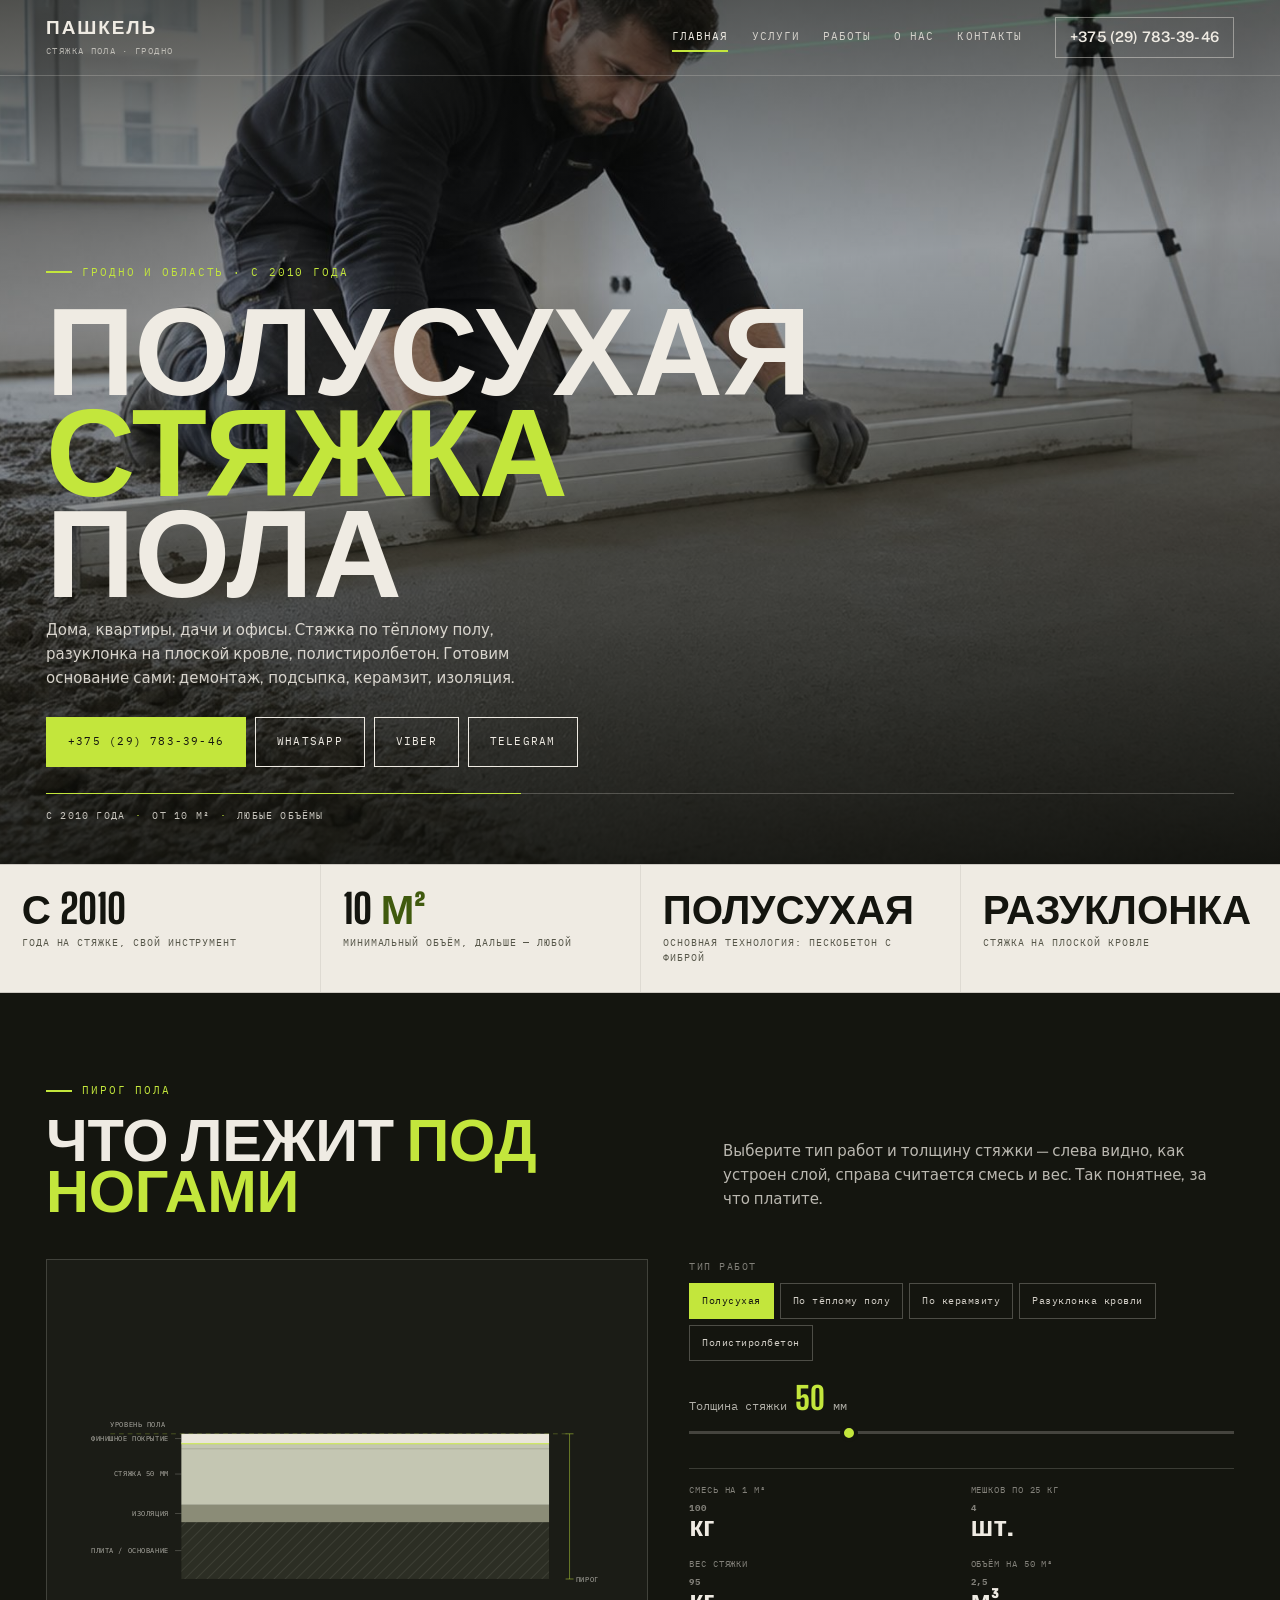
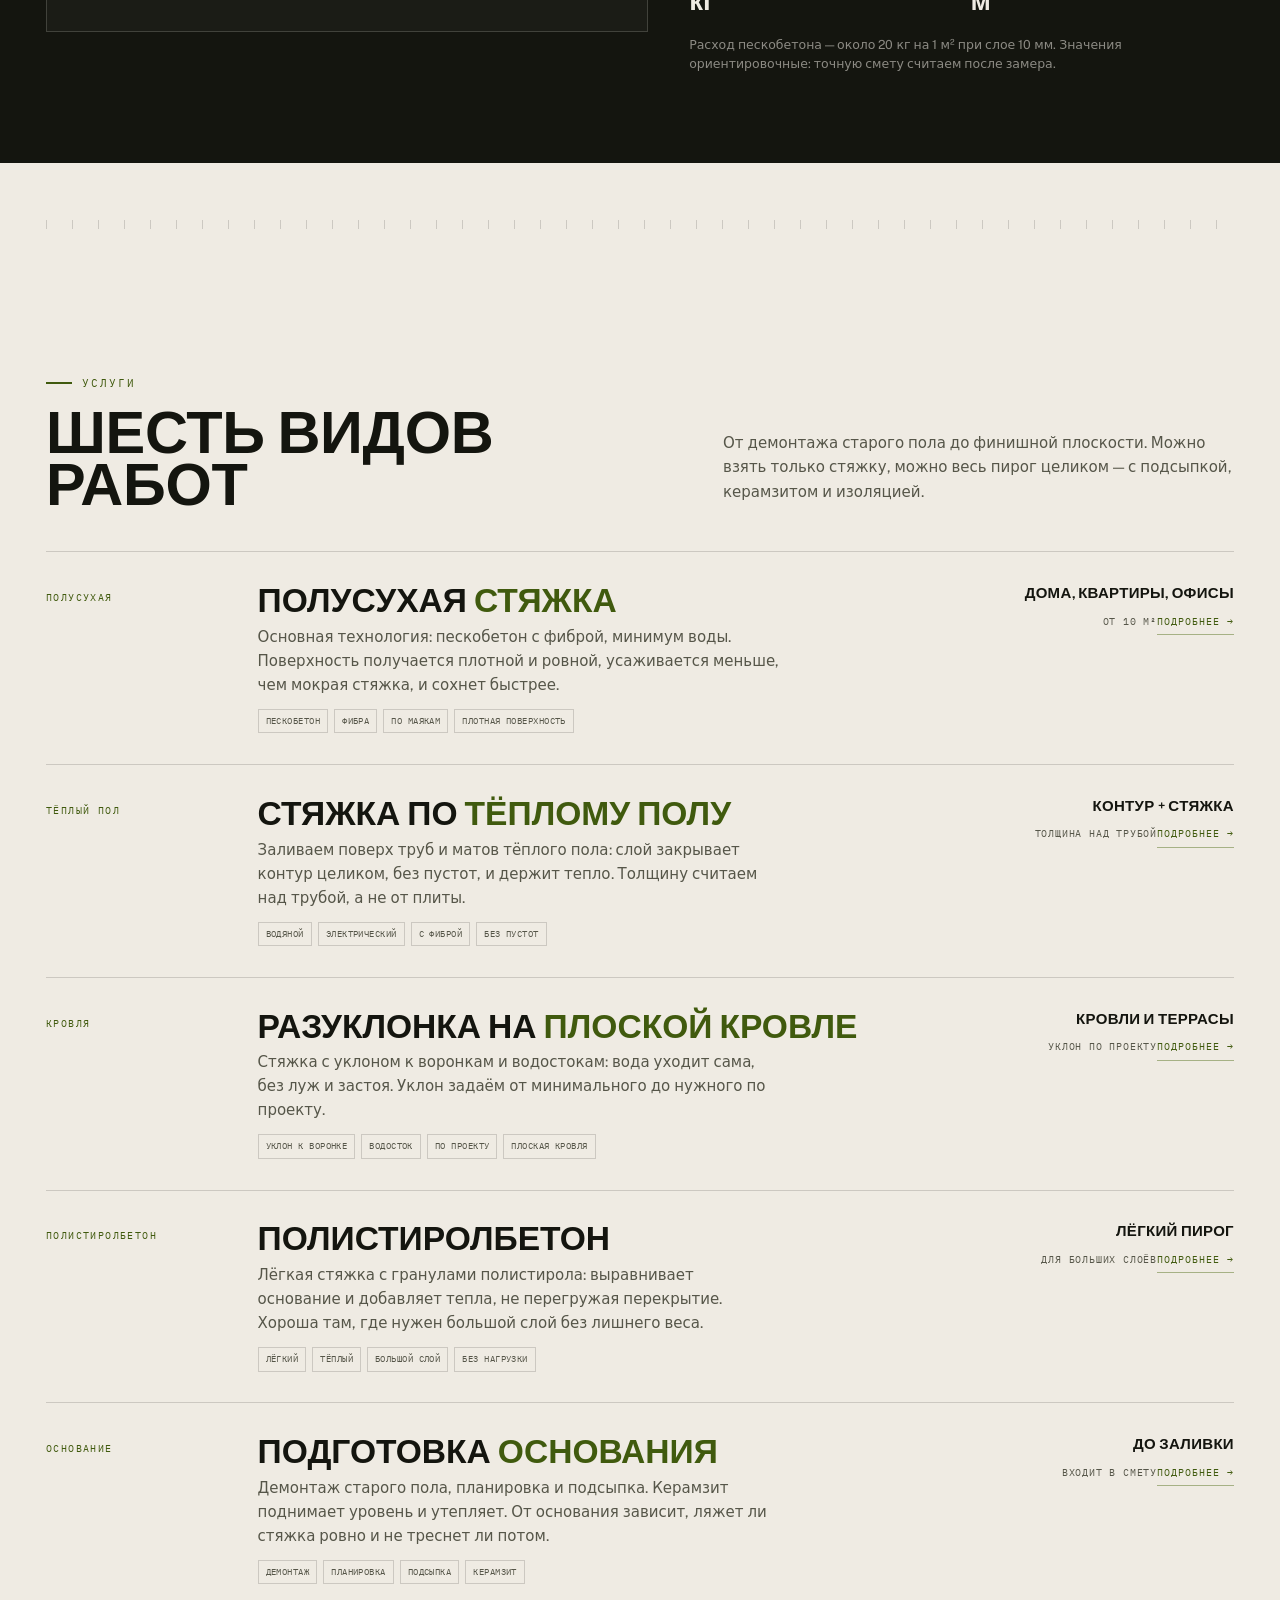
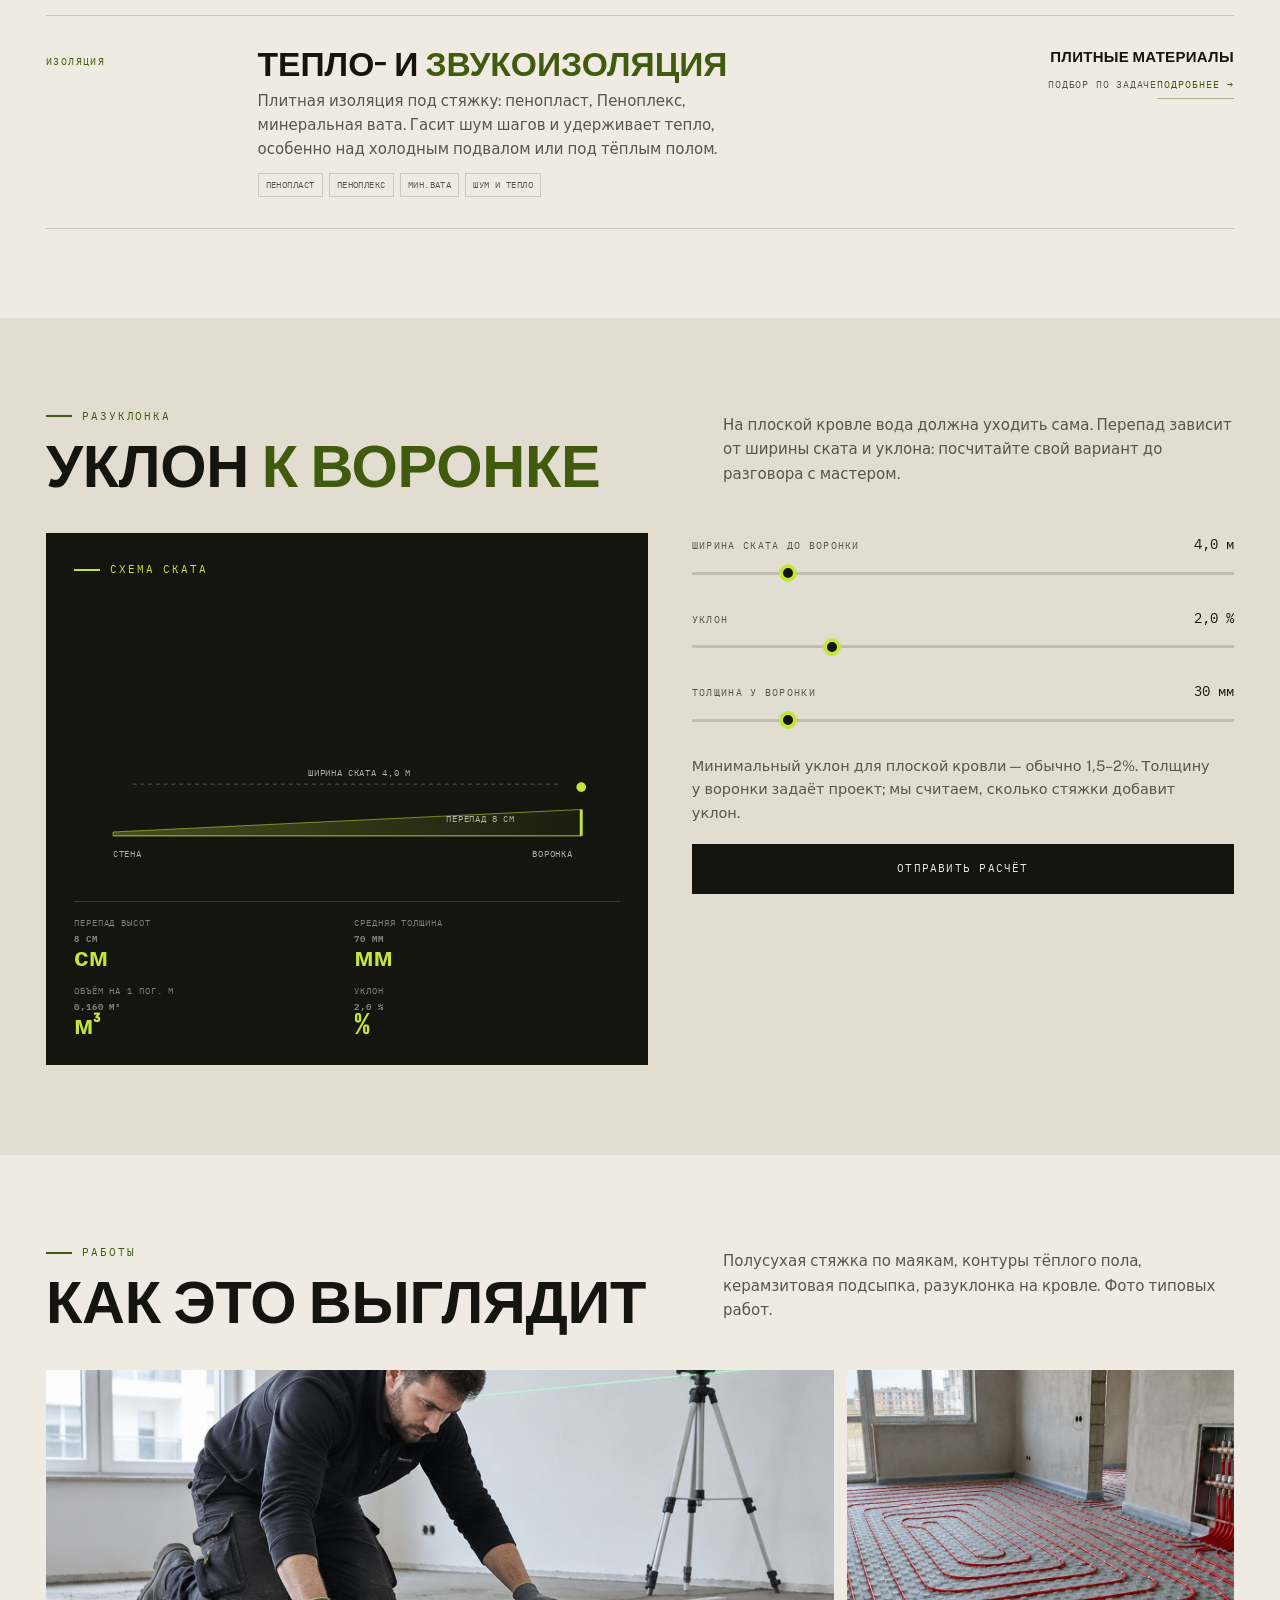
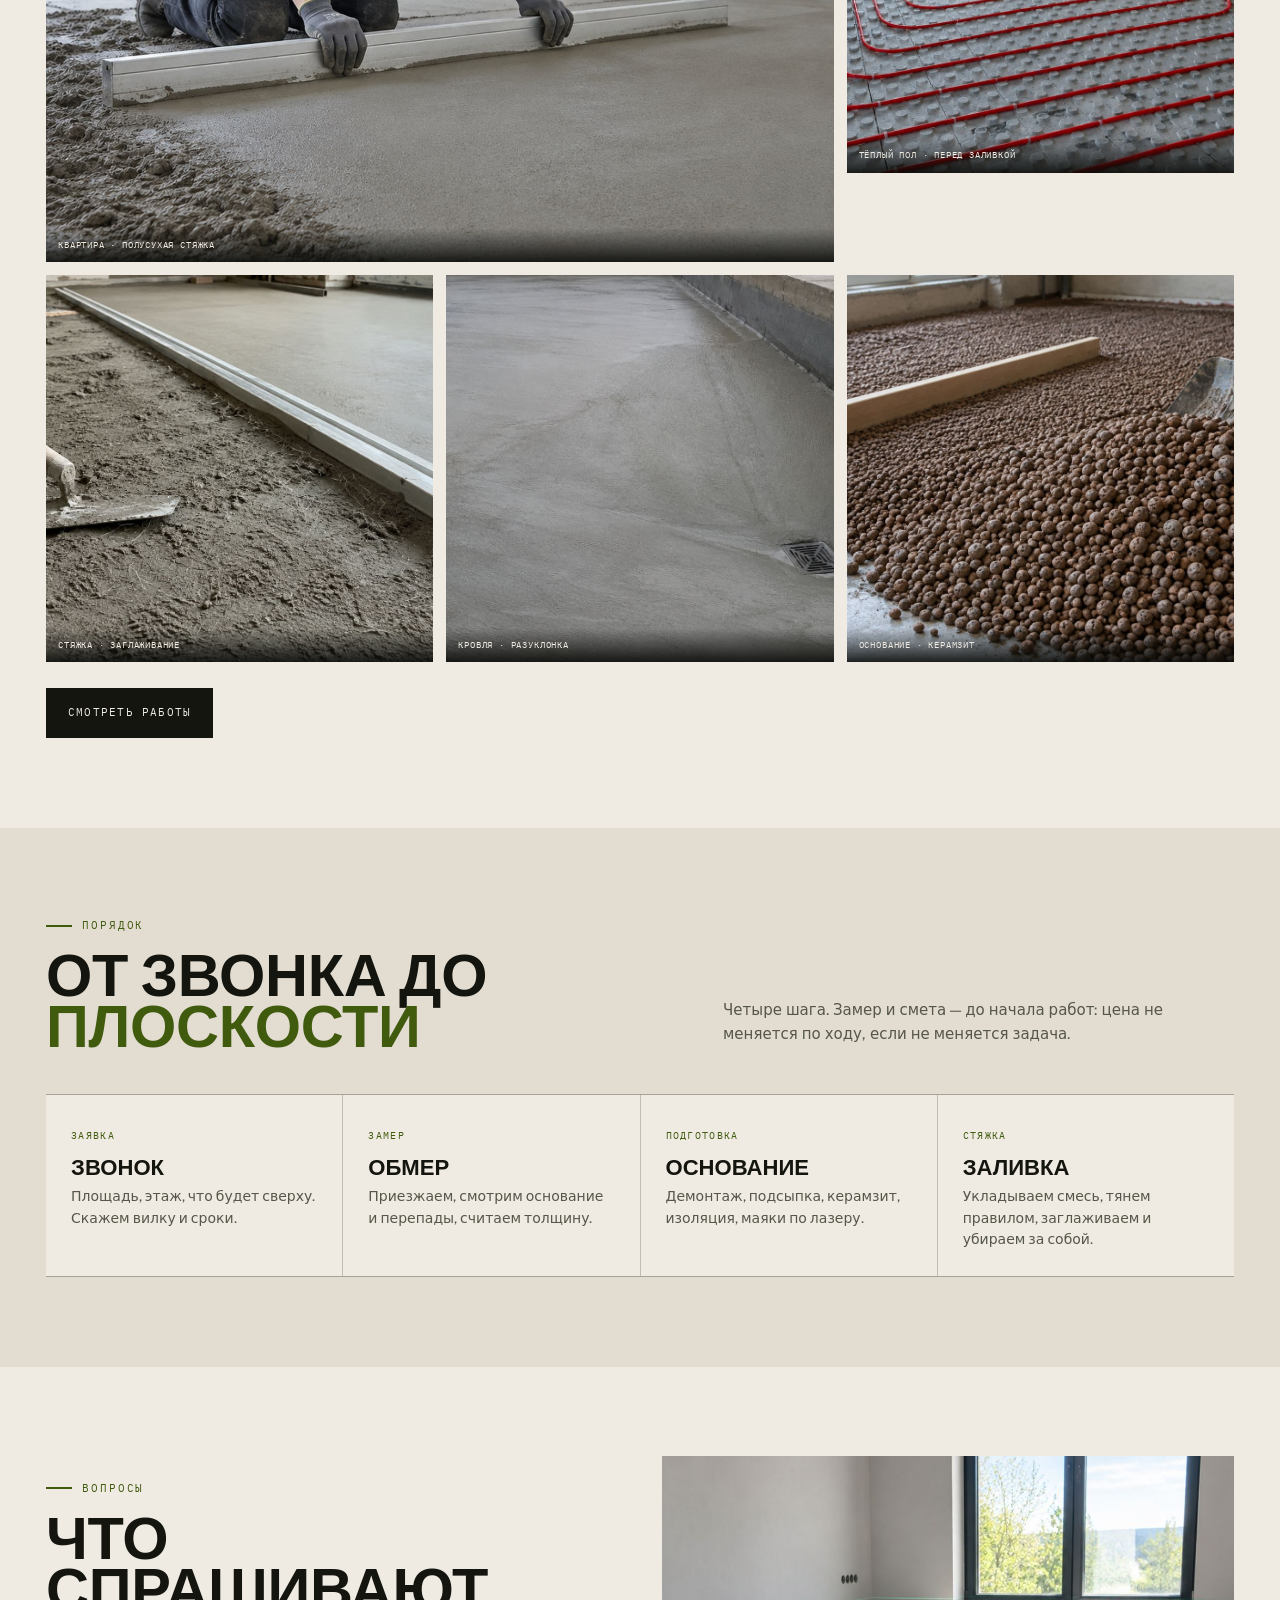
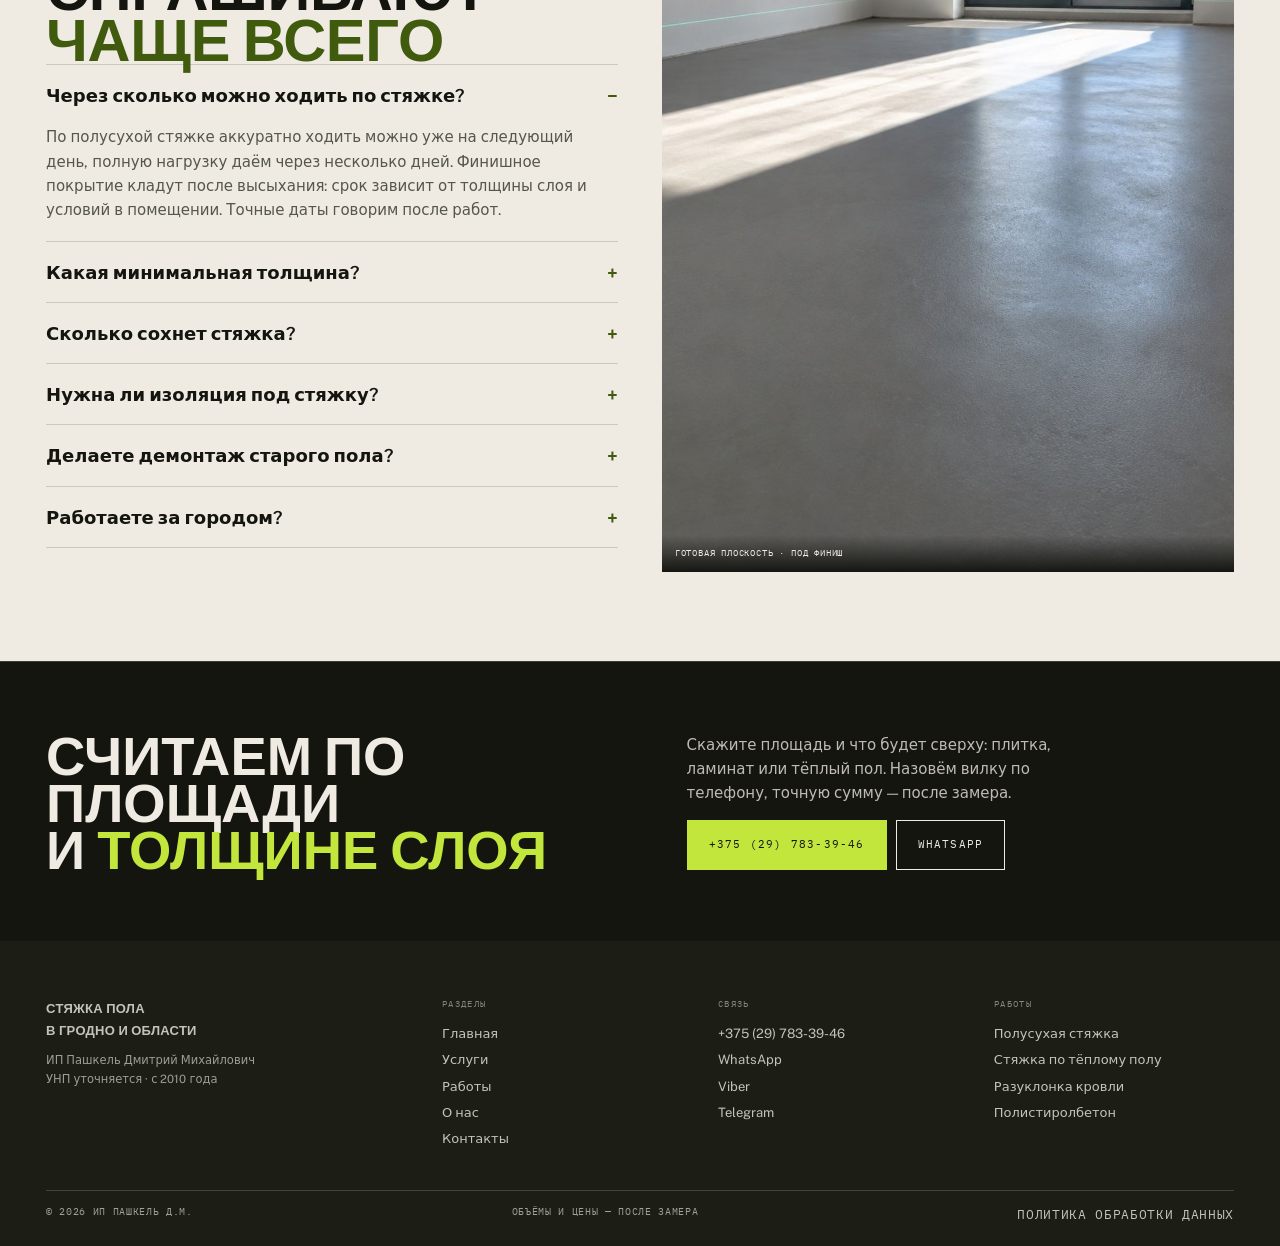
<file: index.html>
<!doctype html>
<html lang="ru">
<head>
<meta charset="utf-8">
<meta name="viewport" content="width=device-width, initial-scale=1">
<title>Полусухая стяжка пола в Гродно — ИП Пашкель Д.М.</title>
<meta name="description" content="Устройство полусухой стяжки пола в домах, квартирах, дачах и офисах. Стяжка по тёплому полу, разуклонка на плоской кровле, полистиролбетон, подготовка основания. Гродно и область, с 2010 года, от 10 м².">
<link rel="canonical" href="https://romjjjke.github.io/pashkel/index.html">
<meta property="og:type" content="website">
<meta property="og:title" content="Полусухая стяжка пола в Гродно — ИП Пашкель Д.М.">
<meta property="og:description" content="Устройство полусухой стяжки пола в домах, квартирах, дачах и офисах. Стяжка по тёплому полу, разуклонка на плоской кровле, полистиролбетон, подготовка основания. Гродно и область, с 2010 года, от 10 м².">
<meta property="og:locale" content="ru_BY">
<meta property="og:url" content="https://romjjjke.github.io/pashkel/index.html">
<meta property="og:image" content="https://romjjjke.github.io/pashkel/assets/img/hero.jpg">
<meta name="theme-color" content="#14150F">
<link rel="icon" href="favicon.svg" type="image/svg+xml">
<link rel="preconnect" href="https://fonts.googleapis.com">
<link rel="preconnect" href="https://fonts.gstatic.com" crossorigin>
<link href="https://fonts.googleapis.com/css2?family=Big+Shoulders+Display:wght@600;700;800&family=IBM+Plex+Mono:wght@400;500&family=Public+Sans:wght@400;500;600&display=swap" rel="stylesheet">
<style>[hidden]{display:none!important}*,*::before,*::after{box-sizing:border-box}
html{-webkit-text-size-adjust:100%;overflow-x:clip}
body{margin:0;background:#EFEBE3;color:#14150F;font:400 17px/1.6 'Public Sans',system-ui,sans-serif;overflow-x:clip}
img{display:block;max-width:100%;height:auto}
a{color:inherit;text-decoration:none}
h1,h2,h3,p,ul,ol,figure,dl,dd{margin:0}ul,ol{padding:0;list-style:none}
button{font:inherit;color:inherit;background:none;border:0;cursor:pointer}
body.is-locked{overflow:hidden}
.wrap{width:100%;max-width:1340px;margin:0 auto;padding:0 clamp(16px,3.6vw,56px)}
.head{position:fixed;inset:0 0 auto;z-index:60;transition:background .25s,box-shadow .25s}
.head__row{display:flex;align-items:center;gap:clamp(12px,2.6vw,38px);height:76px;max-width:1340px;margin:0 auto;padding:0 clamp(16px,3.6vw,56px);border-bottom:1px solid rgba(239,235,227,.22);color:#EFEBE3}
.brand b{font:700 19px/1 'Big Shoulders Display','Arial Narrow',sans-serif;letter-spacing:.1em;text-transform:uppercase}
.brand small{display:block;margin-top:4px;font-family:'IBM Plex Mono',monospace;font-size:8.5px;letter-spacing:.16em;text-transform:uppercase;opacity:.66}
.head__tel{display:inline-flex;font:600 14.5px/1 'Public Sans',sans-serif;padding:12px 14px;border:1px solid rgba(239,235,227,.44);white-space:nowrap}
.head--solid,.head.is-stuck{background:rgba(239,235,227,.97);box-shadow:0 1px 0 rgba(20,21,15,.16)}
.head--solid .head__row,.head.is-stuck .head__row{border-bottom-color:transparent;color:#14150F}
.head--solid .head__tel,.head.is-stuck .head__tel{border-color:rgba(20,21,15,.16)}
.hero{position:relative;display:flex;flex-direction:column;justify-content:flex-end;min-height:min(96vh,960px);background:#14150F;color:#EFEBE3;overflow:hidden}
.hero__pic{position:absolute;inset:0}.hero__pic img{width:100%;height:100%;object-fit:cover}
.hero__veil{position:absolute;inset:0;background:linear-gradient(175deg,rgba(12,13,9,.72),rgba(12,13,9,.28) 34%,rgba(12,13,9,.52) 62%,rgba(12,13,9,.93))}
.hero__in{position:relative;z-index:2;width:100%;max-width:1340px;margin:0 auto;padding:140px clamp(16px,3.6vw,56px) clamp(22px,3.4vw,40px)}
.hero h1{margin-top:16px;font:800 clamp(2.9rem,1rem + 8.4vw,8.6rem)/.82 'Big Shoulders Display','Arial Narrow',sans-serif;text-transform:uppercase}
.btn{display:inline-flex;align-items:center;justify-content:center;padding:15px 21px;border:1px solid currentColor;font-family:'IBM Plex Mono',monospace;font-size:11px;letter-spacing:.11em;text-transform:uppercase;cursor:pointer}
.btn--laser{background:#C3E63C;border-color:#C3E63C;color:#14150F}
.btn--ink{background:#14150F;border-color:#14150F;color:#EFEBE3}
.btn--paper{background:#EFEBE3;border-color:#EFEBE3;color:#14150F}
.phead{padding:clamp(38px,5vw,80px) 0 clamp(22px,3.2vw,40px);border-bottom:1px solid rgba(20,21,15,.16)}
.inner{padding-top:76px}
.drawer{position:fixed;inset:0;z-index:90;background:#14150F;color:#EFEBE3;display:flex;flex-direction:column;padding:18px clamp(16px,3.6vw,56px) 24px;overflow-y:auto}
.mobbar{display:none}
.foot{background:#1C1E16;color:#EFEBE3;padding:clamp(32px,4.4vw,62px) 0 20px}
@media (max-width:1180px){.nav{display:none}.burger{display:flex}}
@media (max-width:760px){
  body{padding-bottom:calc(66px + env(safe-area-inset-bottom))}
  .head__tel{display:none}
  .mobbar{display:grid;grid-template-columns:repeat(4,minmax(0,1fr));gap:6px;position:fixed;left:0;right:0;bottom:0;z-index:70;background:rgba(20,21,15,.98);border-top:1px solid rgba(239,235,227,.2);padding:8px 10px calc(8px + env(safe-area-inset-bottom))}
  .mobbar__b{display:flex;align-items:center;justify-content:center;min-height:46px;font-family:'IBM Plex Mono',monospace;font-size:9px;letter-spacing:.02em;text-transform:uppercase;text-align:center;border:1px solid rgba(239,235,227,.28);color:#EFEBE3}
  .mobbar__b--call{background:#C3E63C;border-color:#C3E63C;color:#14150F}
}</style>
<link rel="stylesheet" href="assets/css/style.v1.css">
<script type="application/ld+json">{"@context": "https://schema.org", "@type": "HomeAndConstructionBusiness", "name": "ИП Пашкель Д.М. — стяжка пола", "description": "Устройство полусухой стяжки пола, стяжка по тёплому полу, разуклонка на плоской кровле, полистиролбетон, подготовка основания. Гродно и Гродненская область.", "telephone": "+375297833946", "url": "https://romjjjke.github.io/pashkel/", "image": "https://romjjjke.github.io/pashkel/assets/img/hero.jpg", "address": {"@type": "PostalAddress", "addressLocality": "Гродно", "addressRegion": "Гродненская область", "addressCountry": "BY"}, "areaServed": "Гродно и Гродненская область", "priceRange": "по смете", "foundingDate": "2010"}</script>
</head>
<body class="">
<header class="head">
  <div class="head__row">
    <a class="brand" href="index.html"><b>Пашкель</b><small>стяжка пола · Гродно</small></a>
    <nav class="nav" aria-label="Разделы"><a href="index.html" class="nav__cur">Главная</a><a href="uslugi.html">Услуги</a><a href="raboty.html">Работы</a><a href="master.html">О нас</a><a href="kontakty.html">Контакты</a></nav>
    <a class="head__tel" href="tel:+375297833946">+375 (29) 783-39-46</a>
    <button class="burger" id="burger" type="button" aria-expanded="false" aria-controls="drawer" aria-label="Меню"><span></span><span></span><span></span></button>
  </div>
</header>

<section class="hero">
  <div class="hero__pic"><img src="assets/img/hero.jpg" alt="Рабочий разравнивает полусухую стяжку правилом, лазерный уровень" fetchpriority="high"></div>
  <div class="hero__veil"></div>
  <div class="hero__in">
    <p class="kick">Гродно и область · с 2010 года</p>
    <h1><span>Полусухая</span><span><em>стяжка</em> пола</span></h1>
    <p class="hero__lead">Дома, квартиры, дачи и офисы. Стяжка по тёплому полу, разуклонка на плоской кровле, полистиролбетон. Готовим основание сами: демонтаж, подсыпка, керамзит, изоляция.</p>
    <div class="hero__act">
      <a class="btn btn--laser" href="tel:+375297833946">+375 (29) 783-39-46</a>
      <a class="btn btn--ghost" href="https://wa.me/375297833946" target="_blank" rel="noopener">WhatsApp</a>
      <a class="btn btn--ghost" href="viber://chat?number=%2B375297833946">Viber</a>
      <a class="btn btn--ghost" href="https://t.me/+375297833946" target="_blank" rel="noopener">Telegram</a>
    </div>
    <div class="hero__lvl">
      <span>с 2010 года</span><span>от 10 м²</span><span>любые объёмы</span>
    </div>
  </div>
</section>

<section class="facts">
  <div><b>с 2010</b><span>года на стяжке, свой инструмент</span></div>
  <div><b>10 <i>м²</i></b><span>минимальный объём, дальше — любой</span></div>
  <div><b>полусухая</b><span>основная технология: пескобетон с фиброй</span></div>
  <div><b>разуклонка</b><span>стяжка на плоской кровле</span></div>
</section>

<section class="sec sec--ink">
  <div class="wrap">
    <div class="head2">
      <div>
        <p class="kick">Пирог пола</p>
        <h2 class="h2">Что лежит <em>под ногами</em></h2>
      </div>
      <p class="lead">Выберите тип работ и толщину стяжки — слева видно, как устроен слой, справа считается смесь и вес. Так понятнее, за что платите.</p>
    </div>
    <div class="pie">
      <div class="pie__box">
        <svg class="pie__svg" id="pie" viewBox="0 0 720 430" role="img" aria-label="Разрез пирога пола: основание, изоляция, стяжка, финиш"></svg>
      </div>
      <div class="pie__panel">
        <div class="pie__grp">
          <p>Тип работ</p>
          <div class="chips" id="pie-chips">
            <button class="chip" type="button" data-pie="polusuh" aria-pressed="true">Полусухая</button>
            <button class="chip" type="button" data-pie="teply" aria-pressed="false">По тёплому полу</button>
            <button class="chip" type="button" data-pie="keramzit" aria-pressed="false">По керамзиту</button>
            <button class="chip" type="button" data-pie="krovlya" aria-pressed="false">Разуклонка кровли</button>
            <button class="chip" type="button" data-pie="polistirol" aria-pressed="false">Полистиролбетон</button>
          </div>
        </div>
        <div class="pie__grp">
          <label for="thick"><span class="pie__num">Толщина стяжки <output id="thickOut">50</output> мм</span></label>
          <input class="slider" id="thick" type="range" min="30" max="100" step="5" value="50">
        </div>
        <div class="pie__out">
          <div><span>смесь на 1 м²</span><b><span id="o-mix">100</span> кг</b></div>
          <div><span>мешков по 25 кг</span><b><span id="o-bags">4</span> шт.</b></div>
          <div><span>вес стяжки</span><b><span id="o-weight">95</span> кг</b></div>
          <div><span>объём на 50 м²</span><b><span id="o-vol">2,5</span> м³</b></div>
        </div>
        <p class="pie__note" id="o-note">Расход пескобетона — около 20 кг на 1 м² при слое 10 мм. Значения ориентировочные: точную смету считаем после замера.</p>
      </div>
    </div>
  </div>
</section>

<section class="sec sec--tight">
  <div class="wrap">
    <div class="ticks"></div>
  </div>
</section>

<section class="sec">
  <div class="wrap">
    <div class="head2">
      <div>
        <p class="kick">Услуги</p>
        <h2 class="h2">Шесть видов работ</h2>
      </div>
      <p class="lead">От демонтажа старого пола до финишной плоскости. Можно взять только стяжку, можно весь пирог целиком — с подсыпкой, керамзитом и изоляцией.</p>
    </div>
    <div class="svc">      <article class="svc__row">
        <div class="svc__no">полусухая</div>
        <div>
          <h3>Полусухая <em>стяжка</em></h3>
          <p>Основная технология: пескобетон с фиброй, минимум воды. Поверхность получается плотной и ровной, усаживается меньше, чем мокрая стяжка, и сохнет быстрее.</p>
          <div class="svc__tags"><span>пескобетон</span><span>фибра</span><span>по маякам</span><span>плотная поверхность</span></div>
        </div>
        <div class="svc__side"><b>дома, квартиры, офисы</b>от 10 м²<a class="svc__more" href="uslugi.html#u1">Подробнее →</a></div>
      </article>
      <article class="svc__row">
        <div class="svc__no">тёплый пол</div>
        <div>
          <h3>Стяжка по <em>тёплому полу</em></h3>
          <p>Заливаем поверх труб и матов тёплого пола: слой закрывает контур целиком, без пустот, и держит тепло. Толщину считаем над трубой, а не от плиты.</p>
          <div class="svc__tags"><span>водяной</span><span>электрический</span><span>с фиброй</span><span>без пустот</span></div>
        </div>
        <div class="svc__side"><b>контур + стяжка</b>толщина над трубой<a class="svc__more" href="uslugi.html#u2">Подробнее →</a></div>
      </article>
      <article class="svc__row">
        <div class="svc__no">кровля</div>
        <div>
          <h3>Разуклонка на <em>плоской кровле</em></h3>
          <p>Стяжка с уклоном к воронкам и водостокам: вода уходит сама, без луж и застоя. Уклон задаём от минимального до нужного по проекту.</p>
          <div class="svc__tags"><span>уклон к воронке</span><span>водосток</span><span>по проекту</span><span>плоская кровля</span></div>
        </div>
        <div class="svc__side"><b>кровли и террасы</b>уклон по проекту<a class="svc__more" href="uslugi.html#u3">Подробнее →</a></div>
      </article>
      <article class="svc__row">
        <div class="svc__no">полистиролбетон</div>
        <div>
          <h3>Полистиролбетон</h3>
          <p>Лёгкая стяжка с гранулами полистирола: выравнивает основание и добавляет тепла, не перегружая перекрытие. Хороша там, где нужен большой слой без лишнего веса.</p>
          <div class="svc__tags"><span>лёгкий</span><span>тёплый</span><span>большой слой</span><span>без нагрузки</span></div>
        </div>
        <div class="svc__side"><b>лёгкий пирог</b>для больших слоёв<a class="svc__more" href="uslugi.html#u4">Подробнее →</a></div>
      </article>
      <article class="svc__row">
        <div class="svc__no">основание</div>
        <div>
          <h3>Подготовка <em>основания</em></h3>
          <p>Демонтаж старого пола, планировка и подсыпка. Керамзит поднимает уровень и утепляет. От основания зависит, ляжет ли стяжка ровно и не треснет ли потом.</p>
          <div class="svc__tags"><span>демонтаж</span><span>планировка</span><span>подсыпка</span><span>керамзит</span></div>
        </div>
        <div class="svc__side"><b>до заливки</b>входит в смету<a class="svc__more" href="uslugi.html#u5">Подробнее →</a></div>
      </article>
      <article class="svc__row">
        <div class="svc__no">изоляция</div>
        <div>
          <h3>Тепло- и <em>звукоизоляция</em></h3>
          <p>Плитная изоляция под стяжку: пенопласт, Пеноплекс, минеральная вата. Гасит шум шагов и удерживает тепло, особенно над холодным подвалом или под тёплым полом.</p>
          <div class="svc__tags"><span>пенопласт</span><span>Пеноплекс</span><span>мин.вата</span><span>шум и тепло</span></div>
        </div>
        <div class="svc__side"><b>плитные материалы</b>подбор по задаче<a class="svc__more" href="uslugi.html#u6">Подробнее →</a></div>
      </article></div>
  </div>
</section>

<section class="sec sec--p2">
  <div class="wrap">
    <div class="head2">
      <div>
        <p class="kick">Разуклонка</p>
        <h2 class="h2">Уклон <em>к воронке</em></h2>
      </div>
      <p class="lead">На плоской кровле вода должна уходить сама. Перепад зависит от ширины ската и уклона: посчитайте свой вариант до разговора с мастером.</p>
    </div>
    <div class="slope">
      <div class="slope__box">
        <p class="kick">Схема ската</p>
        <svg class="slope__svg" id="slopeSvg" viewBox="0 0 560 300" role="img" aria-label="Схема уклона кровли к воронке">
          <defs>
            <linearGradient id="gWater" x1="0" y1="0" x2="1" y2="0">
              <stop offset="0" stop-color="#C3E63C" stop-opacity=".28"/>
              <stop offset="1" stop-color="#C3E63C" stop-opacity=".04"/>
            </linearGradient>
          </defs>
          <line x1="40" y1="250" x2="520" y2="250" stroke="rgba(239,235,227,.4)" stroke-width="1"/>
          <polygon id="wedge" points="40,250 520,250 520,190" fill="url(#gWater)" stroke="rgba(195,230,60,.55)" stroke-width="1"/>
          <line id="drain" x1="520" y1="250" x2="520" y2="204" stroke="#C3E63C" stroke-width="3"/>
          <circle cx="520" cy="200" r="5" fill="#C3E63C"/>
          <text x="40" y="272">стена</text>
          <text x="470" y="272">воронка</text>
          <line id="dim" x1="60" y1="120" x2="500" y2="120" stroke="rgba(239,235,227,.3)" stroke-width="1" stroke-dasharray="4 4"/>
          <text id="lblWidth" x="240" y="112">ширина ската</text>
          <text id="lblDrop" x="452" y="230" text-anchor="end">перепад</text>
        </svg>
        <div class="slope__rows">
          <div><span>перепад высот</span><b><span id="s-drop">8</span> см</b></div>
          <div><span>средняя толщина</span><b><span id="s-avg">55</span> мм</b></div>
          <div><span>объём на 1 пог. м</span><b><span id="s-vol">0,05</span> м³</b></div>
          <div><span>уклон</span><b><span id="s-rate">2,0</span> %</b></div>
        </div>
      </div>
      <div class="slope__form">
        <div class="field">
          <div class="field__top"><label for="sw">Ширина ската до воронки</label><output id="swOut">4,0 м</output></div>
          <input id="sw" type="range" min="2" max="14" step="0.1" value="4">
        </div>
        <div class="field">
          <div class="field__top"><label for="sr">Уклон</label><output id="srOut">2,0 %</output></div>
          <input id="sr" type="range" min="1" max="5" step="0.1" value="2">
        </div>
        <div class="field">
          <div class="field__top"><label for="st">Толщина у воронки</label><output id="stOut">30 мм</output></div>
          <input id="st" type="range" min="20" max="80" step="5" value="30">
        </div>
        <p class="lead" style="font-size:14.5px">Минимальный уклон для плоской кровли — обычно 1,5–2%. Толщину у воронки задаёт проект; мы считаем, сколько стяжки добавит уклон.</p>
        <a class="btn btn--ink" id="slope-send" href="https://wa.me/375297833946" target="_blank" rel="noopener">Отправить расчёт</a>
      </div>
    </div>
  </div>
</section>

<section class="sec">
  <div class="wrap">
    <div class="head2">
      <div>
        <p class="kick">Работы</p>
        <h2 class="h2">Как это выглядит</h2>
      </div>
      <p class="lead">Полусухая стяжка по маякам, контуры тёплого пола, керамзитовая подсыпка, разуклонка на кровле. Фото типовых работ.</p>
    </div>
    <div class="gal">
      <figure class="g-a rv"><img src="assets/img/hero.jpg" alt="Устройство полусухой стяжки в квартире" loading="lazy"><figcaption>Квартира · полусухая стяжка</figcaption></figure>
      <figure class="g-b rv"><img src="assets/img/warm.jpg" alt="Трубы тёплого пола перед заливкой стяжки" loading="lazy"><figcaption>Тёплый пол · перед заливкой</figcaption></figure>
      <figure class="g-c rv"><img src="assets/img/screed.jpg" alt="Свежая стяжка, заглаживание" loading="lazy"><figcaption>Стяжка · заглаживание</figcaption></figure>
      <figure class="g-d rv"><img src="assets/img/roof.jpg" alt="Разуклонка стяжки на плоской кровле" loading="lazy"><figcaption>Кровля · разуклонка</figcaption></figure>
      <figure class="g-e rv"><img src="assets/img/clay.jpg" alt="Керамзитовая подсыпка под стяжку" loading="lazy"><figcaption>Основание · керамзит</figcaption></figure>
    </div>
    <p style="margin-top:clamp(16px,2.4vw,26px)"><a class="btn btn--ink" href="raboty.html">Смотреть работы</a></p>
  </div>
</section>

<section class="sec sec--p2">
  <div class="wrap">
    <div class="head2">
      <div>
        <p class="kick">Порядок</p>
        <h2 class="h2">От звонка до <em>плоскости</em></h2>
      </div>
      <p class="lead">Четыре шага. Замер и смета — до начала работ: цена не меняется по ходу, если не меняется задача.</p>
    </div>
    <div class="steps">
      <div class="rv"><span>Заявка</span><h3>Звонок</h3><p>Площадь, этаж, что будет сверху. Скажем вилку и сроки.</p></div>
      <div class="rv"><span>Замер</span><h3>Обмер</h3><p>Приезжаем, смотрим основание и перепады, считаем толщину.</p></div>
      <div class="rv"><span>Подготовка</span><h3>Основание</h3><p>Демонтаж, подсыпка, керамзит, изоляция, маяки по лазеру.</p></div>
      <div class="rv"><span>Стяжка</span><h3>Заливка</h3><p>Укладываем смесь, тянем правилом, заглаживаем и убираем за собой.</p></div>
    </div>
  </div>
</section>

<section class="sec">
  <div class="wrap split">
    <div>
      <p class="kick">Вопросы</p>
      <h2 class="h2">Что спрашивают <em>чаще всего</em></h2>
      <div class="faq">
        <details open><summary>Через сколько можно ходить по стяжке?</summary><p>По полусухой стяжке аккуратно ходить можно уже на следующий день, полную нагрузку даём через несколько дней. Финишное покрытие кладут после высыхания: срок зависит от толщины слоя и условий в помещении. Точные даты говорим после работ.</p></details>
        <details><summary>Какая минимальная толщина?</summary><p>По перекрытию обычно 40–50 мм, по тёплому полу — не меньше нормы над трубой, чаще 50–60 мм. Если есть перепады или большой слой, обсуждаем керамзит или полистиролбетон.</p></details>
        <details><summary>Сколько сохнет стяжка?</summary><p>Полусухая схватывается быстрее мокрой, потому что воды в смеси меньше. Но полное высыхание всё равно занимает время: чем толще слой и влажнее в помещении, тем дольше. Не закрывайте пол плёнкой и проветривайте.</p></details>
        <details><summary>Нужна ли изоляция под стяжку?</summary><p>По тёплому полу и по перекрытию над холодным подвалом — да. Плитный пенопласт, Пеноплекс или минвата дают тепло и гасят шум шагов. На кровле важен другой слой: гидроизоляция и уклон.</p></details>
        <details><summary>Делаете демонтаж старого пола?</summary><p>Да, это часть подготовительных работ: снимаем старое покрытие и стяжку, выносим мусор, планируем и подсыпаем основание.</p></details>
        <details><summary>Работаете за городом?</summary><p>Гродно и Гродненская область. Дальние районы обсуждаем отдельно — по расстоянию и объёму.</p></details>
      </div>
    </div>
    <figure class="split__pic">
      <img src="assets/img/flat.jpg" alt="Готовая ровная стяжка пола в комнате" loading="lazy">
      <figcaption>Готовая плоскость · под финиш</figcaption>
    </figure>
  </div>
</section>
<section class="cta">
  <div class="wrap cta__in">
    <h2>Считаем по площади<br>и <em>толщине слоя</em></h2>
    <div class="cta__side">
      <p>Скажите площадь и что будет сверху: плитка, ламинат или тёплый пол. Назовём вилку по телефону, точную сумму — после замера.</p>
      <div class="cta__act">
        <a class="btn btn--laser" href="tel:+375297833946">+375 (29) 783-39-46</a>
        <a class="btn btn--ghost" href="https://wa.me/375297833946" target="_blank" rel="noopener">WhatsApp</a>
      </div>
    </div>
  </div>
</section>
<footer class="foot">
  <div class="wrap">
    <div class="foot__grid">
      <div>
        <p class="foot__brand">Стяжка пола<br>в Гродно и области</p>
        <p class="foot__small">ИП Пашкель Дмитрий Михайлович<br>УНП уточняется · с 2010 года</p>
      </div>
      <div class="foot__col">
        <div class="foot__h">Разделы</div>
        <a href="index.html">Главная</a><a href="uslugi.html">Услуги</a><a href="raboty.html">Работы</a><a href="master.html">О нас</a><a href="kontakty.html">Контакты</a>
      </div>
      <div class="foot__col">
        <div class="foot__h">Связь</div>
        <a href="tel:+375297833946">+375 (29) 783-39-46</a>
        <a href="https://wa.me/375297833946" target="_blank" rel="noopener">WhatsApp</a>
        <a href="viber://chat?number=%2B375297833946">Viber</a>
        <a href="https://t.me/+375297833946" target="_blank" rel="noopener">Telegram</a>
      </div>
      <div class="foot__col">
        <div class="foot__h">Работы</div>
        <a href="uslugi.html">Полусухая стяжка</a>
        <a href="uslugi.html#u2">Стяжка по тёплому полу</a>
        <a href="uslugi.html#u3">Разуклонка кровли</a>
        <a href="uslugi.html#u4">Полистиролбетон</a>
      </div>
    </div>
    <div class="foot__bottom">
      <span>&copy; 2026 ИП Пашкель Д.М.</span>
      <span>Объёмы и цены — после замера</span>
      <a href="politika.html">Политика обработки данных</a>
    </div>
  </div>
</footer>
<div class="drawer" id="drawer" hidden>
  <div class="drawer__top">
    <a class="brand" href="index.html"><b>Пашкель</b><small>стяжка пола · Гродно</small></a>
    <button class="drawer__close" id="drawer-close" type="button" aria-label="Закрыть меню">&times;</button>
  </div>
  <nav class="drawer__nav" aria-label="Мобильная навигация"><a href="index.html">Главная<span>01</span></a><a href="uslugi.html">Услуги<span>02</span></a><a href="raboty.html">Работы<span>03</span></a><a href="master.html">О нас<span>04</span></a><a href="kontakty.html">Контакты<span>05</span></a></nav>
  <div class="drawer__meta">
    <a href="tel:+375297833946">+375 (29) 783-39-46</a>
    <p>Гродно и Гродненская область · с 2010 года · от 10 м²</p>
    <div class="msg">
          <a class="btn btn--laser" href="https://wa.me/375297833946" target="_blank" rel="noopener">WhatsApp</a>
          <a class="btn btn--ghost" href="viber://chat?number=%2B375297833946">Viber</a>
          <a class="btn btn--ghost" href="https://t.me/+375297833946" target="_blank" rel="noopener">Telegram</a>
        </div>
  </div>
</div>
<nav class="mobbar" aria-label="Быстрая связь">
  <a class="mobbar__b mobbar__b--call" href="tel:+375297833946">Позвонить</a>
  <a class="mobbar__b" href="https://wa.me/375297833946" target="_blank" rel="noopener">WhatsApp</a>
  <a class="mobbar__b" href="viber://chat?number=%2B375297833946">Viber</a>
  <a class="mobbar__b" href="https://t.me/+375297833946" target="_blank" rel="noopener">Telegram</a>
</nav>
<script src="assets/js/main.v1.js" defer></script>
</body>
</html>
</file>
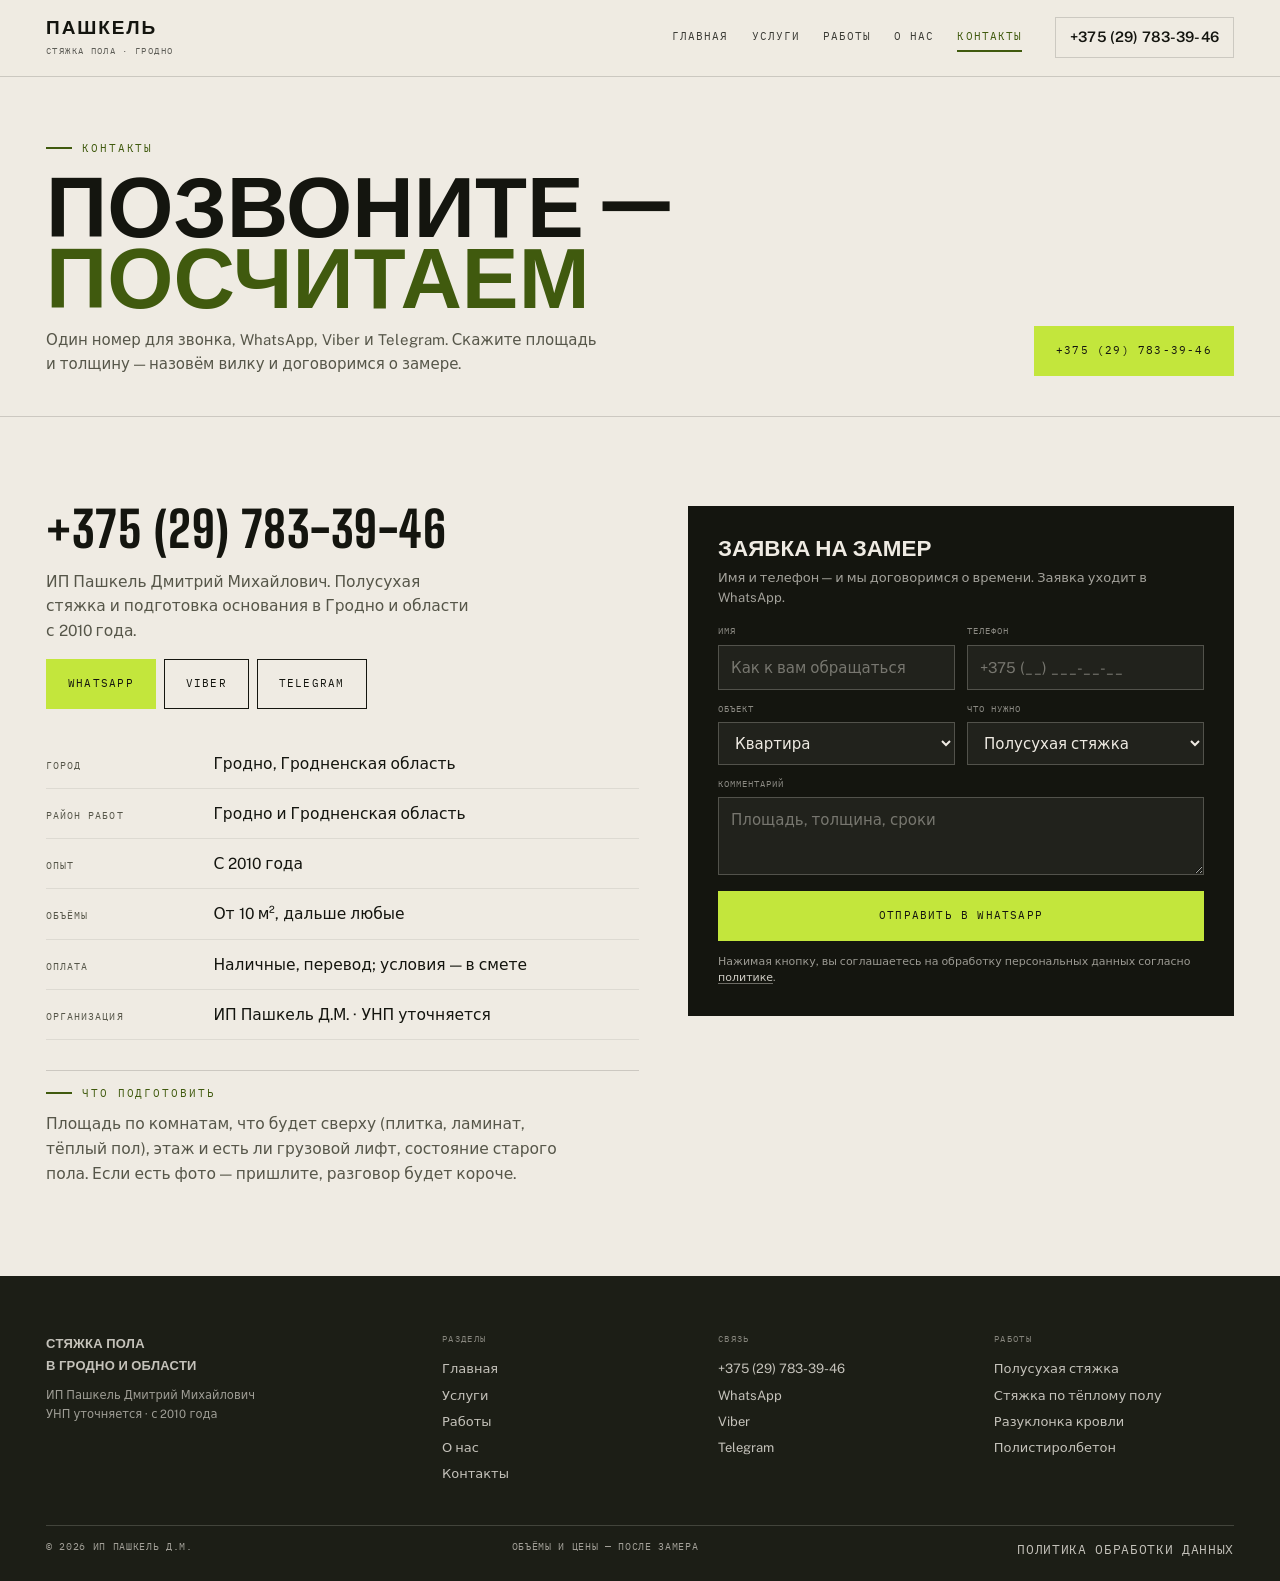
<file: kontakty.html>
<!doctype html>
<html lang="ru">
<head>
<meta charset="utf-8">
<meta name="viewport" content="width=device-width, initial-scale=1">
<title>Контакты: +375 (29) 783-39-46 — стяжка пола, Гродно</title>
<meta name="description" content="Телефон, WhatsApp, Viber и Telegram: +375 (29) 783-39-46. Стяжка пола в Гродно и области, замер и смета, заявка на работы.">
<link rel="canonical" href="https://romjjjke.github.io/pashkel/kontakty.html">
<meta property="og:type" content="website">
<meta property="og:title" content="Контакты: +375 (29) 783-39-46 — стяжка пола, Гродно">
<meta property="og:description" content="Телефон, WhatsApp, Viber и Telegram: +375 (29) 783-39-46. Стяжка пола в Гродно и области, замер и смета, заявка на работы.">
<meta property="og:locale" content="ru_BY">
<meta property="og:url" content="https://romjjjke.github.io/pashkel/kontakty.html">
<meta property="og:image" content="https://romjjjke.github.io/pashkel/assets/img/hero.jpg">
<meta name="theme-color" content="#14150F">
<link rel="icon" href="favicon.svg" type="image/svg+xml">
<link rel="preconnect" href="https://fonts.googleapis.com">
<link rel="preconnect" href="https://fonts.gstatic.com" crossorigin>
<link href="https://fonts.googleapis.com/css2?family=Big+Shoulders+Display:wght@600;700;800&family=IBM+Plex+Mono:wght@400;500&family=Public+Sans:wght@400;500;600&display=swap" rel="stylesheet">
<style>[hidden]{display:none!important}*,*::before,*::after{box-sizing:border-box}
html{-webkit-text-size-adjust:100%;overflow-x:clip}
body{margin:0;background:#EFEBE3;color:#14150F;font:400 17px/1.6 'Public Sans',system-ui,sans-serif;overflow-x:clip}
img{display:block;max-width:100%;height:auto}
a{color:inherit;text-decoration:none}
h1,h2,h3,p,ul,ol,figure,dl,dd{margin:0}ul,ol{padding:0;list-style:none}
button{font:inherit;color:inherit;background:none;border:0;cursor:pointer}
body.is-locked{overflow:hidden}
.wrap{width:100%;max-width:1340px;margin:0 auto;padding:0 clamp(16px,3.6vw,56px)}
.head{position:fixed;inset:0 0 auto;z-index:60;transition:background .25s,box-shadow .25s}
.head__row{display:flex;align-items:center;gap:clamp(12px,2.6vw,38px);height:76px;max-width:1340px;margin:0 auto;padding:0 clamp(16px,3.6vw,56px);border-bottom:1px solid rgba(239,235,227,.22);color:#EFEBE3}
.brand b{font:700 19px/1 'Big Shoulders Display','Arial Narrow',sans-serif;letter-spacing:.1em;text-transform:uppercase}
.brand small{display:block;margin-top:4px;font-family:'IBM Plex Mono',monospace;font-size:8.5px;letter-spacing:.16em;text-transform:uppercase;opacity:.66}
.head__tel{display:inline-flex;font:600 14.5px/1 'Public Sans',sans-serif;padding:12px 14px;border:1px solid rgba(239,235,227,.44);white-space:nowrap}
.head--solid,.head.is-stuck{background:rgba(239,235,227,.97);box-shadow:0 1px 0 rgba(20,21,15,.16)}
.head--solid .head__row,.head.is-stuck .head__row{border-bottom-color:transparent;color:#14150F}
.head--solid .head__tel,.head.is-stuck .head__tel{border-color:rgba(20,21,15,.16)}
.hero{position:relative;display:flex;flex-direction:column;justify-content:flex-end;min-height:min(96vh,960px);background:#14150F;color:#EFEBE3;overflow:hidden}
.hero__pic{position:absolute;inset:0}.hero__pic img{width:100%;height:100%;object-fit:cover}
.hero__veil{position:absolute;inset:0;background:linear-gradient(175deg,rgba(12,13,9,.72),rgba(12,13,9,.28) 34%,rgba(12,13,9,.52) 62%,rgba(12,13,9,.93))}
.hero__in{position:relative;z-index:2;width:100%;max-width:1340px;margin:0 auto;padding:140px clamp(16px,3.6vw,56px) clamp(22px,3.4vw,40px)}
.hero h1{margin-top:16px;font:800 clamp(2.9rem,1rem + 8.4vw,8.6rem)/.82 'Big Shoulders Display','Arial Narrow',sans-serif;text-transform:uppercase}
.btn{display:inline-flex;align-items:center;justify-content:center;padding:15px 21px;border:1px solid currentColor;font-family:'IBM Plex Mono',monospace;font-size:11px;letter-spacing:.11em;text-transform:uppercase;cursor:pointer}
.btn--laser{background:#C3E63C;border-color:#C3E63C;color:#14150F}
.btn--ink{background:#14150F;border-color:#14150F;color:#EFEBE3}
.btn--paper{background:#EFEBE3;border-color:#EFEBE3;color:#14150F}
.phead{padding:clamp(38px,5vw,80px) 0 clamp(22px,3.2vw,40px);border-bottom:1px solid rgba(20,21,15,.16)}
.inner{padding-top:76px}
.drawer{position:fixed;inset:0;z-index:90;background:#14150F;color:#EFEBE3;display:flex;flex-direction:column;padding:18px clamp(16px,3.6vw,56px) 24px;overflow-y:auto}
.mobbar{display:none}
.foot{background:#1C1E16;color:#EFEBE3;padding:clamp(32px,4.4vw,62px) 0 20px}
@media (max-width:1180px){.nav{display:none}.burger{display:flex}}
@media (max-width:760px){
  body{padding-bottom:calc(66px + env(safe-area-inset-bottom))}
  .head__tel{display:none}
  .mobbar{display:grid;grid-template-columns:repeat(4,minmax(0,1fr));gap:6px;position:fixed;left:0;right:0;bottom:0;z-index:70;background:rgba(20,21,15,.98);border-top:1px solid rgba(239,235,227,.2);padding:8px 10px calc(8px + env(safe-area-inset-bottom))}
  .mobbar__b{display:flex;align-items:center;justify-content:center;min-height:46px;font-family:'IBM Plex Mono',monospace;font-size:9px;letter-spacing:.02em;text-transform:uppercase;text-align:center;border:1px solid rgba(239,235,227,.28);color:#EFEBE3}
  .mobbar__b--call{background:#C3E63C;border-color:#C3E63C;color:#14150F}
}</style>
<link rel="stylesheet" href="assets/css/style.v1.css">
<script type="application/ld+json">{"@context": "https://schema.org", "@type": "HomeAndConstructionBusiness", "name": "ИП Пашкель Д.М. — стяжка пола", "description": "Устройство полусухой стяжки пола, стяжка по тёплому полу, разуклонка на плоской кровле, полистиролбетон, подготовка основания. Гродно и Гродненская область.", "telephone": "+375297833946", "url": "https://romjjjke.github.io/pashkel/", "image": "https://romjjjke.github.io/pashkel/assets/img/hero.jpg", "address": {"@type": "PostalAddress", "addressLocality": "Гродно", "addressRegion": "Гродненская область", "addressCountry": "BY"}, "areaServed": "Гродно и Гродненская область", "priceRange": "по смете", "foundingDate": "2010"}</script>
</head>
<body class="inner">
<header class="head head--solid">
  <div class="head__row">
    <a class="brand" href="index.html"><b>Пашкель</b><small>стяжка пола · Гродно</small></a>
    <nav class="nav" aria-label="Разделы"><a href="index.html">Главная</a><a href="uslugi.html">Услуги</a><a href="raboty.html">Работы</a><a href="master.html">О нас</a><a href="kontakty.html" class="nav__cur">Контакты</a></nav>
    <a class="head__tel" href="tel:+375297833946">+375 (29) 783-39-46</a>
    <button class="burger" id="burger" type="button" aria-expanded="false" aria-controls="drawer" aria-label="Меню"><span></span><span></span><span></span></button>
  </div>
</header>

<section class="phead">
  <div class="wrap">
    <p class="kick">Контакты</p>
    <div class="phead__row">
      <div>
        <h1>Позвоните — <em>посчитаем</em></h1>
        <p class="phead__lead">Один номер для звонка, WhatsApp, Viber и Telegram. Скажите площадь и толщину — назовём вилку и договоримся о замере.</p>
      </div>
      <div class="phead__act"><a class="btn btn--laser" href="tel:+375297833946">+375 (29) 783-39-46</a></div>
    </div>
  </div>
</section>

<section class="sec">
  <div class="wrap contacts">
    <div>
      <a class="telbig" href="tel:+375297833946">+375 (29) 783-39-46</a>
      <p style="margin-top:12px;font-size:15.5px;line-height:1.6;color:var(--mute);max-width:48ch">ИП Пашкель Дмитрий Михайлович. Полусухая стяжка и подготовка основания в Гродно и области с 2010 года.</p>
      <div style="margin-top:16px">
        <div class="msg">
          <a class="btn btn--laser" href="https://wa.me/375297833946" target="_blank" rel="noopener">WhatsApp</a>
          <a class="btn btn--ghost" href="viber://chat?number=%2B375297833946">Viber</a>
          <a class="btn btn--ghost" href="https://t.me/+375297833946" target="_blank" rel="noopener">Telegram</a>
        </div>
      </div>
      <dl style="margin-top:clamp(18px,2.8vw,30px)">
        <div class="crow"><dt>Город</dt><dd>Гродно, Гродненская область</dd></div>
        <div class="crow"><dt>Район работ</dt><dd>Гродно и Гродненская область</dd></div>
        <div class="crow"><dt>Опыт</dt><dd>С 2010 года</dd></div>
        <div class="crow"><dt>Объёмы</dt><dd>От 10 м², дальше любые</dd></div>
        <div class="crow"><dt>Оплата</dt><dd>Наличные, перевод; условия — в смете</dd></div>
        <div class="crow"><dt>Организация</dt><dd>ИП Пашкель Д.М. · УНП уточняется</dd></div>
      </dl>
      <div style="margin-top:clamp(18px,2.8vw,30px);border-top:1px solid var(--line);padding-top:14px">
        <p class="kick">Что подготовить</p>
        <p style="margin-top:9px;font-size:15.5px;line-height:1.62;color:var(--mute);max-width:58ch">Площадь по комнатам, что будет сверху (плитка, ламинат, тёплый пол), этаж и есть ли грузовой лифт, состояние старого пола. Если есть фото — пришлите, разговор будет короче.</p>
      </div>
    </div>
    <form class="form" id="lead" novalidate>
      <h3>Заявка на замер</h3>
      <p class="form__sub">Имя и телефон — и мы договоримся о времени. Заявка уходит в WhatsApp.</p>
      <div class="form__grid">
        <label class="form__f"><span>Имя</span><input id="f-name" name="name" type="text" placeholder="Как к вам обращаться" autocomplete="name"></label>
        <label class="form__f"><span>Телефон</span><input id="f-phone" name="phone" type="tel" placeholder="+375 (__) ___-__-__" autocomplete="tel"></label>
        <label class="form__f"><span>Объект</span>
          <select id="f-obj" name="obj">
            <option>Квартира</option>
            <option>Дом</option>
            <option>Дача</option>
            <option>Офис или коммерция</option>
            <option>Плоская кровля</option>
          </select>
        </label>
        <label class="form__f"><span>Что нужно</span>
          <select id="f-what" name="what">
            <option>Полусухая стяжка</option>
            <option>Стяжка по тёплому полу</option>
            <option>Разуклонка кровли</option>
            <option>Полистиролбетон</option>
            <option>Демонтаж и подготовка</option>
            <option>Изоляция под стяжку</option>
            <option>Пока не знаю</option>
          </select>
        </label>
        <label class="form__f form__f--full"><span>Комментарий</span><textarea id="f-note" name="note" placeholder="Площадь, толщина, сроки"></textarea></label>
        <button class="btn btn--laser form__btn" type="submit">Отправить в WhatsApp</button>
        <p class="form__ok" hidden></p>
        <p class="form__note">Нажимая кнопку, вы соглашаетесь на обработку персональных данных согласно <a href="politika.html">политике</a>.</p>
      </div>
    </form>
  </div>
</section>
<footer class="foot">
  <div class="wrap">
    <div class="foot__grid">
      <div>
        <p class="foot__brand">Стяжка пола<br>в Гродно и области</p>
        <p class="foot__small">ИП Пашкель Дмитрий Михайлович<br>УНП уточняется · с 2010 года</p>
      </div>
      <div class="foot__col">
        <div class="foot__h">Разделы</div>
        <a href="index.html">Главная</a><a href="uslugi.html">Услуги</a><a href="raboty.html">Работы</a><a href="master.html">О нас</a><a href="kontakty.html">Контакты</a>
      </div>
      <div class="foot__col">
        <div class="foot__h">Связь</div>
        <a href="tel:+375297833946">+375 (29) 783-39-46</a>
        <a href="https://wa.me/375297833946" target="_blank" rel="noopener">WhatsApp</a>
        <a href="viber://chat?number=%2B375297833946">Viber</a>
        <a href="https://t.me/+375297833946" target="_blank" rel="noopener">Telegram</a>
      </div>
      <div class="foot__col">
        <div class="foot__h">Работы</div>
        <a href="uslugi.html">Полусухая стяжка</a>
        <a href="uslugi.html#u2">Стяжка по тёплому полу</a>
        <a href="uslugi.html#u3">Разуклонка кровли</a>
        <a href="uslugi.html#u4">Полистиролбетон</a>
      </div>
    </div>
    <div class="foot__bottom">
      <span>&copy; 2026 ИП Пашкель Д.М.</span>
      <span>Объёмы и цены — после замера</span>
      <a href="politika.html">Политика обработки данных</a>
    </div>
  </div>
</footer>
<div class="drawer" id="drawer" hidden>
  <div class="drawer__top">
    <a class="brand" href="index.html"><b>Пашкель</b><small>стяжка пола · Гродно</small></a>
    <button class="drawer__close" id="drawer-close" type="button" aria-label="Закрыть меню">&times;</button>
  </div>
  <nav class="drawer__nav" aria-label="Мобильная навигация"><a href="index.html">Главная<span>01</span></a><a href="uslugi.html">Услуги<span>02</span></a><a href="raboty.html">Работы<span>03</span></a><a href="master.html">О нас<span>04</span></a><a href="kontakty.html">Контакты<span>05</span></a></nav>
  <div class="drawer__meta">
    <a href="tel:+375297833946">+375 (29) 783-39-46</a>
    <p>Гродно и Гродненская область · с 2010 года · от 10 м²</p>
    <div class="msg">
          <a class="btn btn--laser" href="https://wa.me/375297833946" target="_blank" rel="noopener">WhatsApp</a>
          <a class="btn btn--ghost" href="viber://chat?number=%2B375297833946">Viber</a>
          <a class="btn btn--ghost" href="https://t.me/+375297833946" target="_blank" rel="noopener">Telegram</a>
        </div>
  </div>
</div>
<nav class="mobbar" aria-label="Быстрая связь">
  <a class="mobbar__b mobbar__b--call" href="tel:+375297833946">Позвонить</a>
  <a class="mobbar__b" href="https://wa.me/375297833946" target="_blank" rel="noopener">WhatsApp</a>
  <a class="mobbar__b" href="viber://chat?number=%2B375297833946">Viber</a>
  <a class="mobbar__b" href="https://t.me/+375297833946" target="_blank" rel="noopener">Telegram</a>
</nav>
<script src="assets/js/main.v1.js" defer></script>
</body>
</html>
</file>
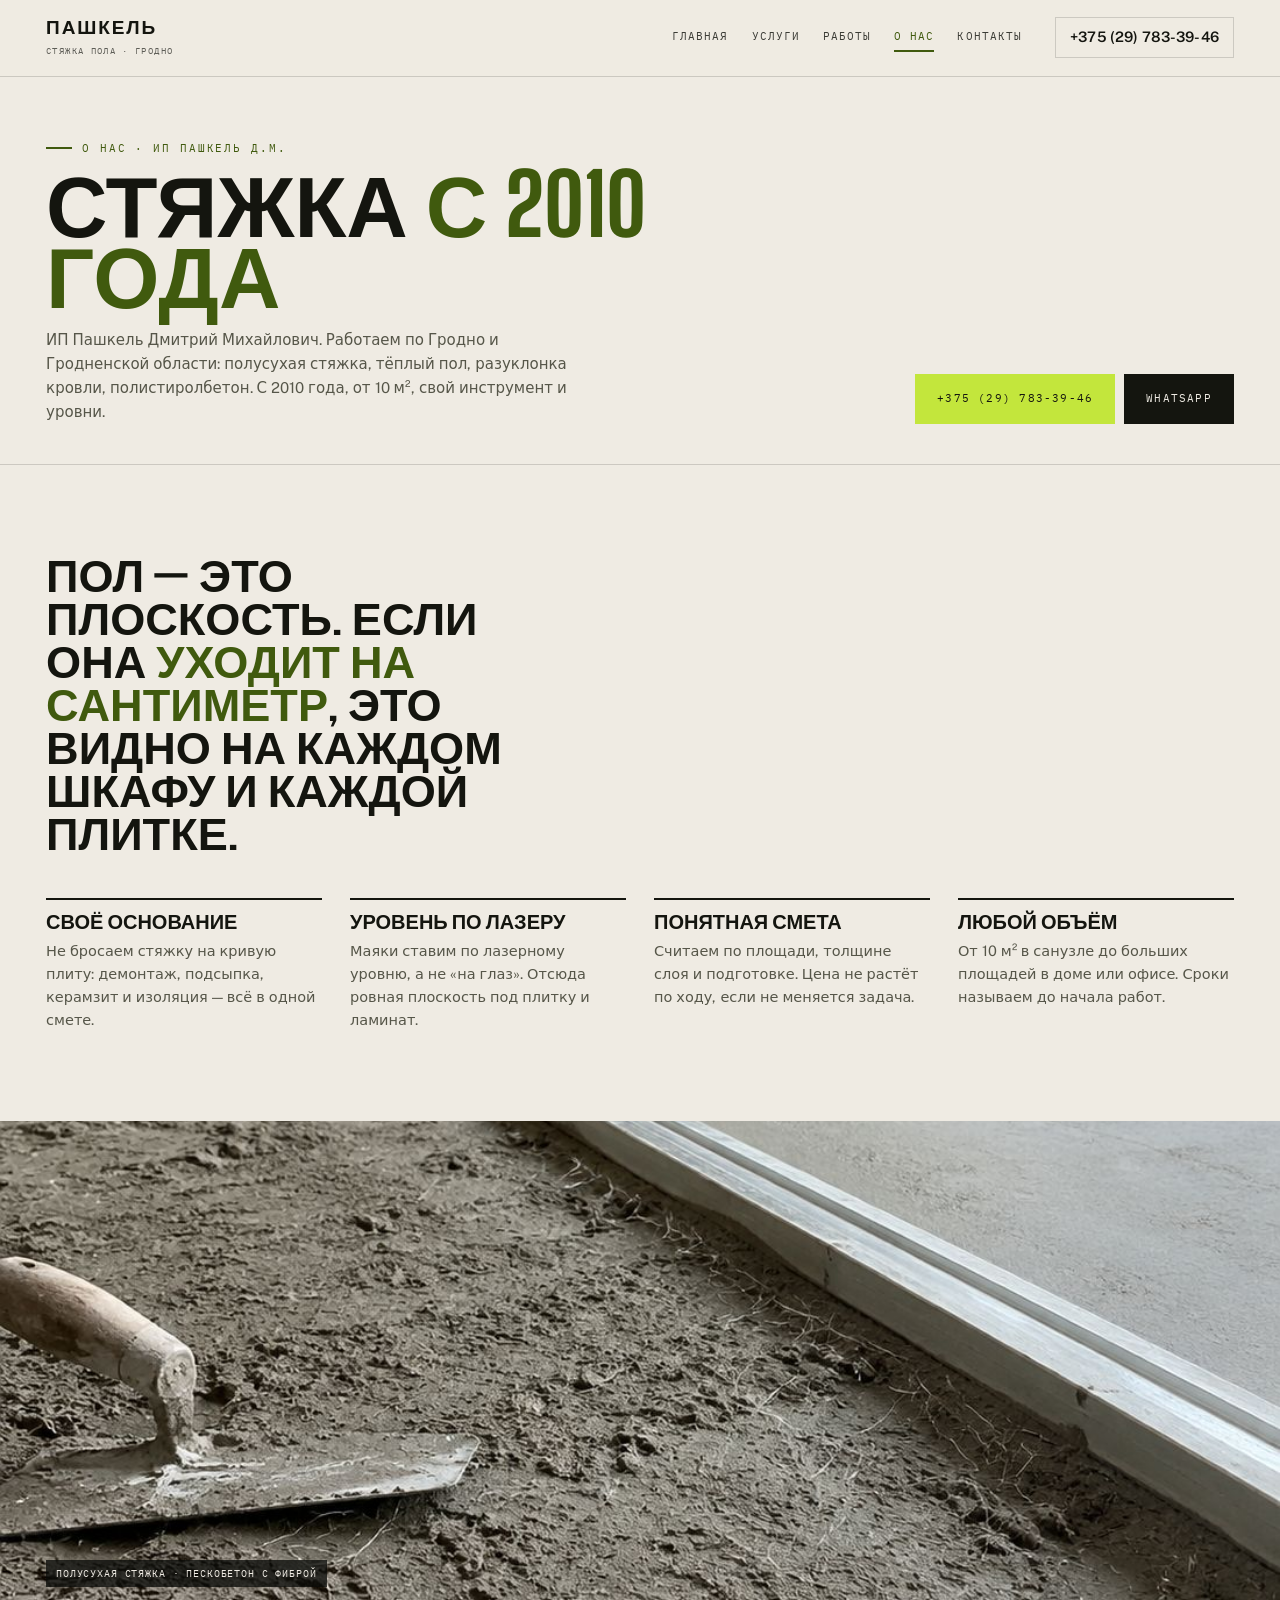
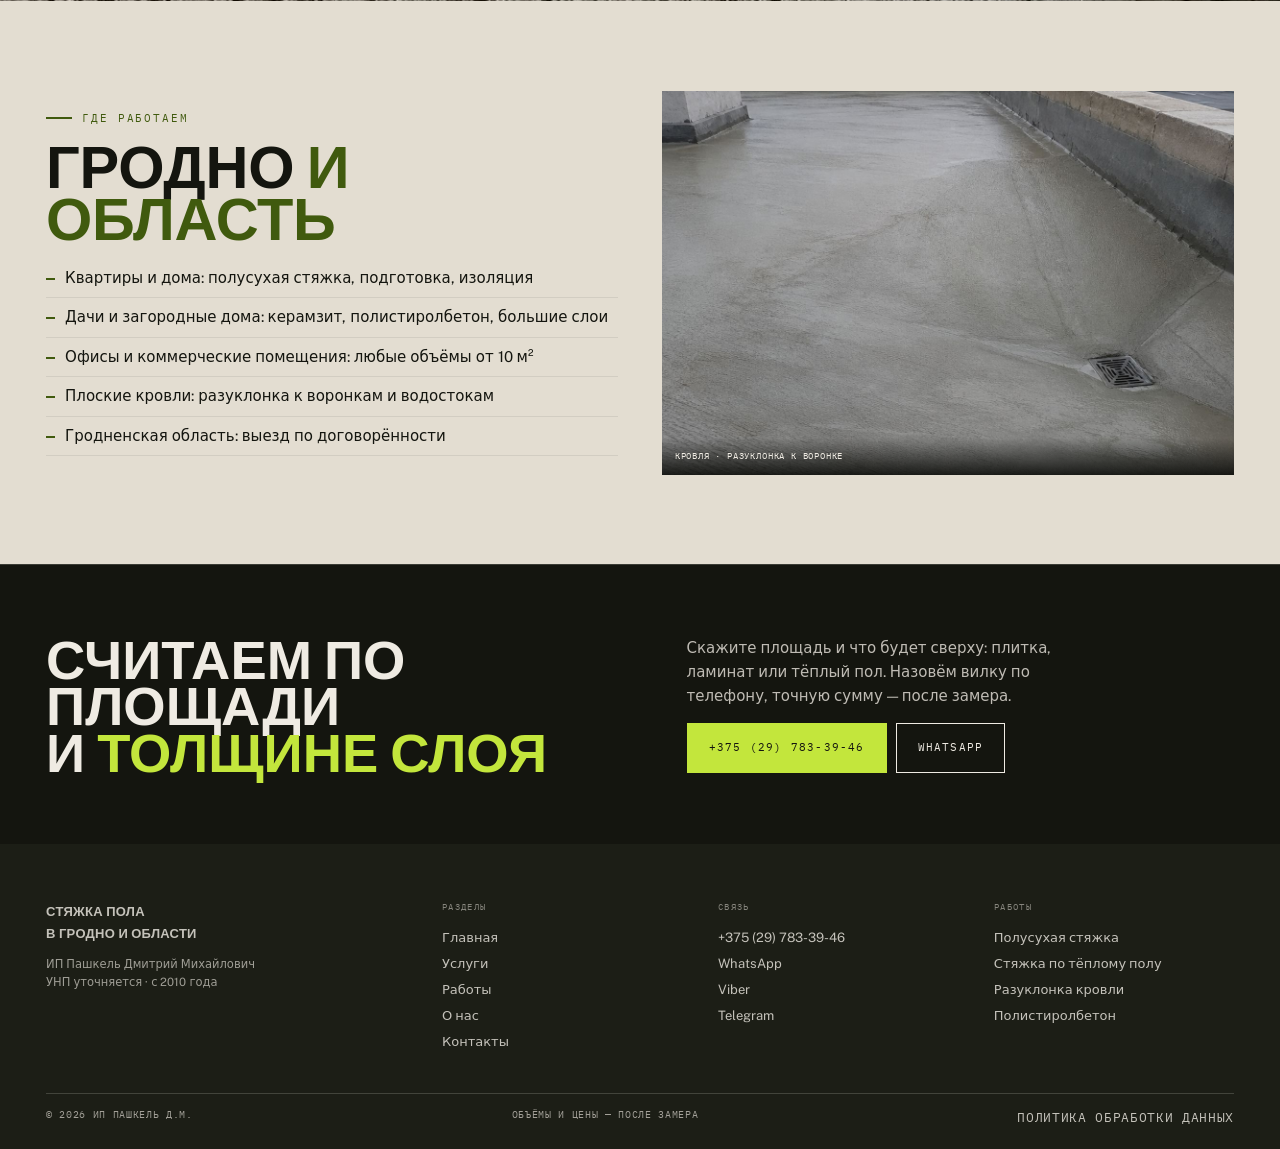
<file: master.html>
<!doctype html>
<html lang="ru">
<head>
<meta charset="utf-8">
<meta name="viewport" content="width=device-width, initial-scale=1">
<title>О нас: ИП Пашкель Д.М., стяжка пола с 2010 года</title>
<meta name="description" content="ИП Пашкель Дмитрий Михайлович: устройство стяжки пола в Гродно и области с 2010 года. Своё основание, уровни по лазеру, понятная смета, любые объёмы от 10 м².">
<link rel="canonical" href="https://romjjjke.github.io/pashkel/master.html">
<meta property="og:type" content="website">
<meta property="og:title" content="О нас: ИП Пашкель Д.М., стяжка пола с 2010 года">
<meta property="og:description" content="ИП Пашкель Дмитрий Михайлович: устройство стяжки пола в Гродно и области с 2010 года. Своё основание, уровни по лазеру, понятная смета, любые объёмы от 10 м².">
<meta property="og:locale" content="ru_BY">
<meta property="og:url" content="https://romjjjke.github.io/pashkel/master.html">
<meta property="og:image" content="https://romjjjke.github.io/pashkel/assets/img/hero.jpg">
<meta name="theme-color" content="#14150F">
<link rel="icon" href="favicon.svg" type="image/svg+xml">
<link rel="preconnect" href="https://fonts.googleapis.com">
<link rel="preconnect" href="https://fonts.gstatic.com" crossorigin>
<link href="https://fonts.googleapis.com/css2?family=Big+Shoulders+Display:wght@600;700;800&family=IBM+Plex+Mono:wght@400;500&family=Public+Sans:wght@400;500;600&display=swap" rel="stylesheet">
<style>[hidden]{display:none!important}*,*::before,*::after{box-sizing:border-box}
html{-webkit-text-size-adjust:100%;overflow-x:clip}
body{margin:0;background:#EFEBE3;color:#14150F;font:400 17px/1.6 'Public Sans',system-ui,sans-serif;overflow-x:clip}
img{display:block;max-width:100%;height:auto}
a{color:inherit;text-decoration:none}
h1,h2,h3,p,ul,ol,figure,dl,dd{margin:0}ul,ol{padding:0;list-style:none}
button{font:inherit;color:inherit;background:none;border:0;cursor:pointer}
body.is-locked{overflow:hidden}
.wrap{width:100%;max-width:1340px;margin:0 auto;padding:0 clamp(16px,3.6vw,56px)}
.head{position:fixed;inset:0 0 auto;z-index:60;transition:background .25s,box-shadow .25s}
.head__row{display:flex;align-items:center;gap:clamp(12px,2.6vw,38px);height:76px;max-width:1340px;margin:0 auto;padding:0 clamp(16px,3.6vw,56px);border-bottom:1px solid rgba(239,235,227,.22);color:#EFEBE3}
.brand b{font:700 19px/1 'Big Shoulders Display','Arial Narrow',sans-serif;letter-spacing:.1em;text-transform:uppercase}
.brand small{display:block;margin-top:4px;font-family:'IBM Plex Mono',monospace;font-size:8.5px;letter-spacing:.16em;text-transform:uppercase;opacity:.66}
.head__tel{display:inline-flex;font:600 14.5px/1 'Public Sans',sans-serif;padding:12px 14px;border:1px solid rgba(239,235,227,.44);white-space:nowrap}
.head--solid,.head.is-stuck{background:rgba(239,235,227,.97);box-shadow:0 1px 0 rgba(20,21,15,.16)}
.head--solid .head__row,.head.is-stuck .head__row{border-bottom-color:transparent;color:#14150F}
.head--solid .head__tel,.head.is-stuck .head__tel{border-color:rgba(20,21,15,.16)}
.hero{position:relative;display:flex;flex-direction:column;justify-content:flex-end;min-height:min(96vh,960px);background:#14150F;color:#EFEBE3;overflow:hidden}
.hero__pic{position:absolute;inset:0}.hero__pic img{width:100%;height:100%;object-fit:cover}
.hero__veil{position:absolute;inset:0;background:linear-gradient(175deg,rgba(12,13,9,.72),rgba(12,13,9,.28) 34%,rgba(12,13,9,.52) 62%,rgba(12,13,9,.93))}
.hero__in{position:relative;z-index:2;width:100%;max-width:1340px;margin:0 auto;padding:140px clamp(16px,3.6vw,56px) clamp(22px,3.4vw,40px)}
.hero h1{margin-top:16px;font:800 clamp(2.9rem,1rem + 8.4vw,8.6rem)/.82 'Big Shoulders Display','Arial Narrow',sans-serif;text-transform:uppercase}
.btn{display:inline-flex;align-items:center;justify-content:center;padding:15px 21px;border:1px solid currentColor;font-family:'IBM Plex Mono',monospace;font-size:11px;letter-spacing:.11em;text-transform:uppercase;cursor:pointer}
.btn--laser{background:#C3E63C;border-color:#C3E63C;color:#14150F}
.btn--ink{background:#14150F;border-color:#14150F;color:#EFEBE3}
.btn--paper{background:#EFEBE3;border-color:#EFEBE3;color:#14150F}
.phead{padding:clamp(38px,5vw,80px) 0 clamp(22px,3.2vw,40px);border-bottom:1px solid rgba(20,21,15,.16)}
.inner{padding-top:76px}
.drawer{position:fixed;inset:0;z-index:90;background:#14150F;color:#EFEBE3;display:flex;flex-direction:column;padding:18px clamp(16px,3.6vw,56px) 24px;overflow-y:auto}
.mobbar{display:none}
.foot{background:#1C1E16;color:#EFEBE3;padding:clamp(32px,4.4vw,62px) 0 20px}
@media (max-width:1180px){.nav{display:none}.burger{display:flex}}
@media (max-width:760px){
  body{padding-bottom:calc(66px + env(safe-area-inset-bottom))}
  .head__tel{display:none}
  .mobbar{display:grid;grid-template-columns:repeat(4,minmax(0,1fr));gap:6px;position:fixed;left:0;right:0;bottom:0;z-index:70;background:rgba(20,21,15,.98);border-top:1px solid rgba(239,235,227,.2);padding:8px 10px calc(8px + env(safe-area-inset-bottom))}
  .mobbar__b{display:flex;align-items:center;justify-content:center;min-height:46px;font-family:'IBM Plex Mono',monospace;font-size:9px;letter-spacing:.02em;text-transform:uppercase;text-align:center;border:1px solid rgba(239,235,227,.28);color:#EFEBE3}
  .mobbar__b--call{background:#C3E63C;border-color:#C3E63C;color:#14150F}
}</style>
<link rel="stylesheet" href="assets/css/style.v1.css">
<script type="application/ld+json">{"@context": "https://schema.org", "@type": "HomeAndConstructionBusiness", "name": "ИП Пашкель Д.М. — стяжка пола", "description": "Устройство полусухой стяжки пола, стяжка по тёплому полу, разуклонка на плоской кровле, полистиролбетон, подготовка основания. Гродно и Гродненская область.", "telephone": "+375297833946", "url": "https://romjjjke.github.io/pashkel/", "image": "https://romjjjke.github.io/pashkel/assets/img/hero.jpg", "address": {"@type": "PostalAddress", "addressLocality": "Гродно", "addressRegion": "Гродненская область", "addressCountry": "BY"}, "areaServed": "Гродно и Гродненская область", "priceRange": "по смете", "foundingDate": "2010"}</script>
</head>
<body class="inner">
<header class="head head--solid">
  <div class="head__row">
    <a class="brand" href="index.html"><b>Пашкель</b><small>стяжка пола · Гродно</small></a>
    <nav class="nav" aria-label="Разделы"><a href="index.html">Главная</a><a href="uslugi.html">Услуги</a><a href="raboty.html">Работы</a><a href="master.html" class="nav__cur">О нас</a><a href="kontakty.html">Контакты</a></nav>
    <a class="head__tel" href="tel:+375297833946">+375 (29) 783-39-46</a>
    <button class="burger" id="burger" type="button" aria-expanded="false" aria-controls="drawer" aria-label="Меню"><span></span><span></span><span></span></button>
  </div>
</header>

<section class="phead">
  <div class="wrap">
    <p class="kick">О нас · ИП Пашкель Д.М.</p>
    <div class="phead__row">
      <div>
        <h1>Стяжка <em>с 2010 года</em></h1>
        <p class="phead__lead">ИП Пашкель Дмитрий Михайлович. Работаем по Гродно и Гродненской области: полусухая стяжка, тёплый пол, разуклонка кровли, полистиролбетон. С 2010 года, от 10 м², свой инструмент и уровни.</p>
      </div>
      <div class="phead__act">
        <a class="btn btn--laser" href="tel:+375297833946">+375 (29) 783-39-46</a>
        <a class="btn btn--ink" href="https://wa.me/375297833946" target="_blank" rel="noopener">WhatsApp</a>
      </div>
    </div>
  </div>
</section>

<section class="sec">
  <div class="wrap">
    <p class="quote">Пол — это плоскость. Если она <em>уходит на сантиметр</em>, это видно на каждом шкафу и каждой плитке.</p>
    <div class="manifest">
      <div class="rv"><h3>Своё основание</h3><p>Не бросаем стяжку на кривую плиту: демонтаж, подсыпка, керамзит и изоляция — всё в одной смете.</p></div>
      <div class="rv"><h3>Уровень по лазеру</h3><p>Маяки ставим по лазерному уровню, а не «на глаз». Отсюда ровная плоскость под плитку и ламинат.</p></div>
      <div class="rv"><h3>Понятная смета</h3><p>Считаем по площади, толщине слоя и подготовке. Цена не растёт по ходу, если не меняется задача.</p></div>
      <div class="rv"><h3>Любой объём</h3><p>От 10 м² в санузле до больших площадей в доме или офисе. Сроки называем до начала работ.</p></div>
    </div>
  </div>
</section>

<div class="band">
  <img src="assets/img/screed.jpg" alt="Полусухая стяжка, заглаживание поверхности" loading="lazy">
  <span class="band__cap">Полусухая стяжка · пескобетон с фиброй</span>
</div>

<section class="sec sec--p2">
  <div class="wrap split">
    <div>
      <p class="kick">Где работаем</p>
      <h2 class="h2">Гродно <em>и область</em></h2>
      <ul class="list" style="grid-template-columns:1fr">
        <li>Квартиры и дома: полусухая стяжка, подготовка, изоляция</li>
        <li>Дачи и загородные дома: керамзит, полистиролбетон, большие слои</li>
        <li>Офисы и коммерческие помещения: любые объёмы от 10 м²</li>
        <li>Плоские кровли: разуклонка к воронкам и водостокам</li>
        <li>Гродненская область: выезд по договорённости</li>
      </ul>
    </div>
    <figure class="split__pic">
      <img src="assets/img/roof.jpg" alt="Стяжка с разуклонкой на плоской кровле" loading="lazy">
      <figcaption>Кровля · разуклонка к воронке</figcaption>
    </figure>
  </div>
</section>
<section class="cta">
  <div class="wrap cta__in">
    <h2>Считаем по площади<br>и <em>толщине слоя</em></h2>
    <div class="cta__side">
      <p>Скажите площадь и что будет сверху: плитка, ламинат или тёплый пол. Назовём вилку по телефону, точную сумму — после замера.</p>
      <div class="cta__act">
        <a class="btn btn--laser" href="tel:+375297833946">+375 (29) 783-39-46</a>
        <a class="btn btn--ghost" href="https://wa.me/375297833946" target="_blank" rel="noopener">WhatsApp</a>
      </div>
    </div>
  </div>
</section>
<footer class="foot">
  <div class="wrap">
    <div class="foot__grid">
      <div>
        <p class="foot__brand">Стяжка пола<br>в Гродно и области</p>
        <p class="foot__small">ИП Пашкель Дмитрий Михайлович<br>УНП уточняется · с 2010 года</p>
      </div>
      <div class="foot__col">
        <div class="foot__h">Разделы</div>
        <a href="index.html">Главная</a><a href="uslugi.html">Услуги</a><a href="raboty.html">Работы</a><a href="master.html">О нас</a><a href="kontakty.html">Контакты</a>
      </div>
      <div class="foot__col">
        <div class="foot__h">Связь</div>
        <a href="tel:+375297833946">+375 (29) 783-39-46</a>
        <a href="https://wa.me/375297833946" target="_blank" rel="noopener">WhatsApp</a>
        <a href="viber://chat?number=%2B375297833946">Viber</a>
        <a href="https://t.me/+375297833946" target="_blank" rel="noopener">Telegram</a>
      </div>
      <div class="foot__col">
        <div class="foot__h">Работы</div>
        <a href="uslugi.html">Полусухая стяжка</a>
        <a href="uslugi.html#u2">Стяжка по тёплому полу</a>
        <a href="uslugi.html#u3">Разуклонка кровли</a>
        <a href="uslugi.html#u4">Полистиролбетон</a>
      </div>
    </div>
    <div class="foot__bottom">
      <span>&copy; 2026 ИП Пашкель Д.М.</span>
      <span>Объёмы и цены — после замера</span>
      <a href="politika.html">Политика обработки данных</a>
    </div>
  </div>
</footer>
<div class="drawer" id="drawer" hidden>
  <div class="drawer__top">
    <a class="brand" href="index.html"><b>Пашкель</b><small>стяжка пола · Гродно</small></a>
    <button class="drawer__close" id="drawer-close" type="button" aria-label="Закрыть меню">&times;</button>
  </div>
  <nav class="drawer__nav" aria-label="Мобильная навигация"><a href="index.html">Главная<span>01</span></a><a href="uslugi.html">Услуги<span>02</span></a><a href="raboty.html">Работы<span>03</span></a><a href="master.html">О нас<span>04</span></a><a href="kontakty.html">Контакты<span>05</span></a></nav>
  <div class="drawer__meta">
    <a href="tel:+375297833946">+375 (29) 783-39-46</a>
    <p>Гродно и Гродненская область · с 2010 года · от 10 м²</p>
    <div class="msg">
          <a class="btn btn--laser" href="https://wa.me/375297833946" target="_blank" rel="noopener">WhatsApp</a>
          <a class="btn btn--ghost" href="viber://chat?number=%2B375297833946">Viber</a>
          <a class="btn btn--ghost" href="https://t.me/+375297833946" target="_blank" rel="noopener">Telegram</a>
        </div>
  </div>
</div>
<nav class="mobbar" aria-label="Быстрая связь">
  <a class="mobbar__b mobbar__b--call" href="tel:+375297833946">Позвонить</a>
  <a class="mobbar__b" href="https://wa.me/375297833946" target="_blank" rel="noopener">WhatsApp</a>
  <a class="mobbar__b" href="viber://chat?number=%2B375297833946">Viber</a>
  <a class="mobbar__b" href="https://t.me/+375297833946" target="_blank" rel="noopener">Telegram</a>
</nav>
<script src="assets/js/main.v1.js" defer></script>
</body>
</html>
</file>
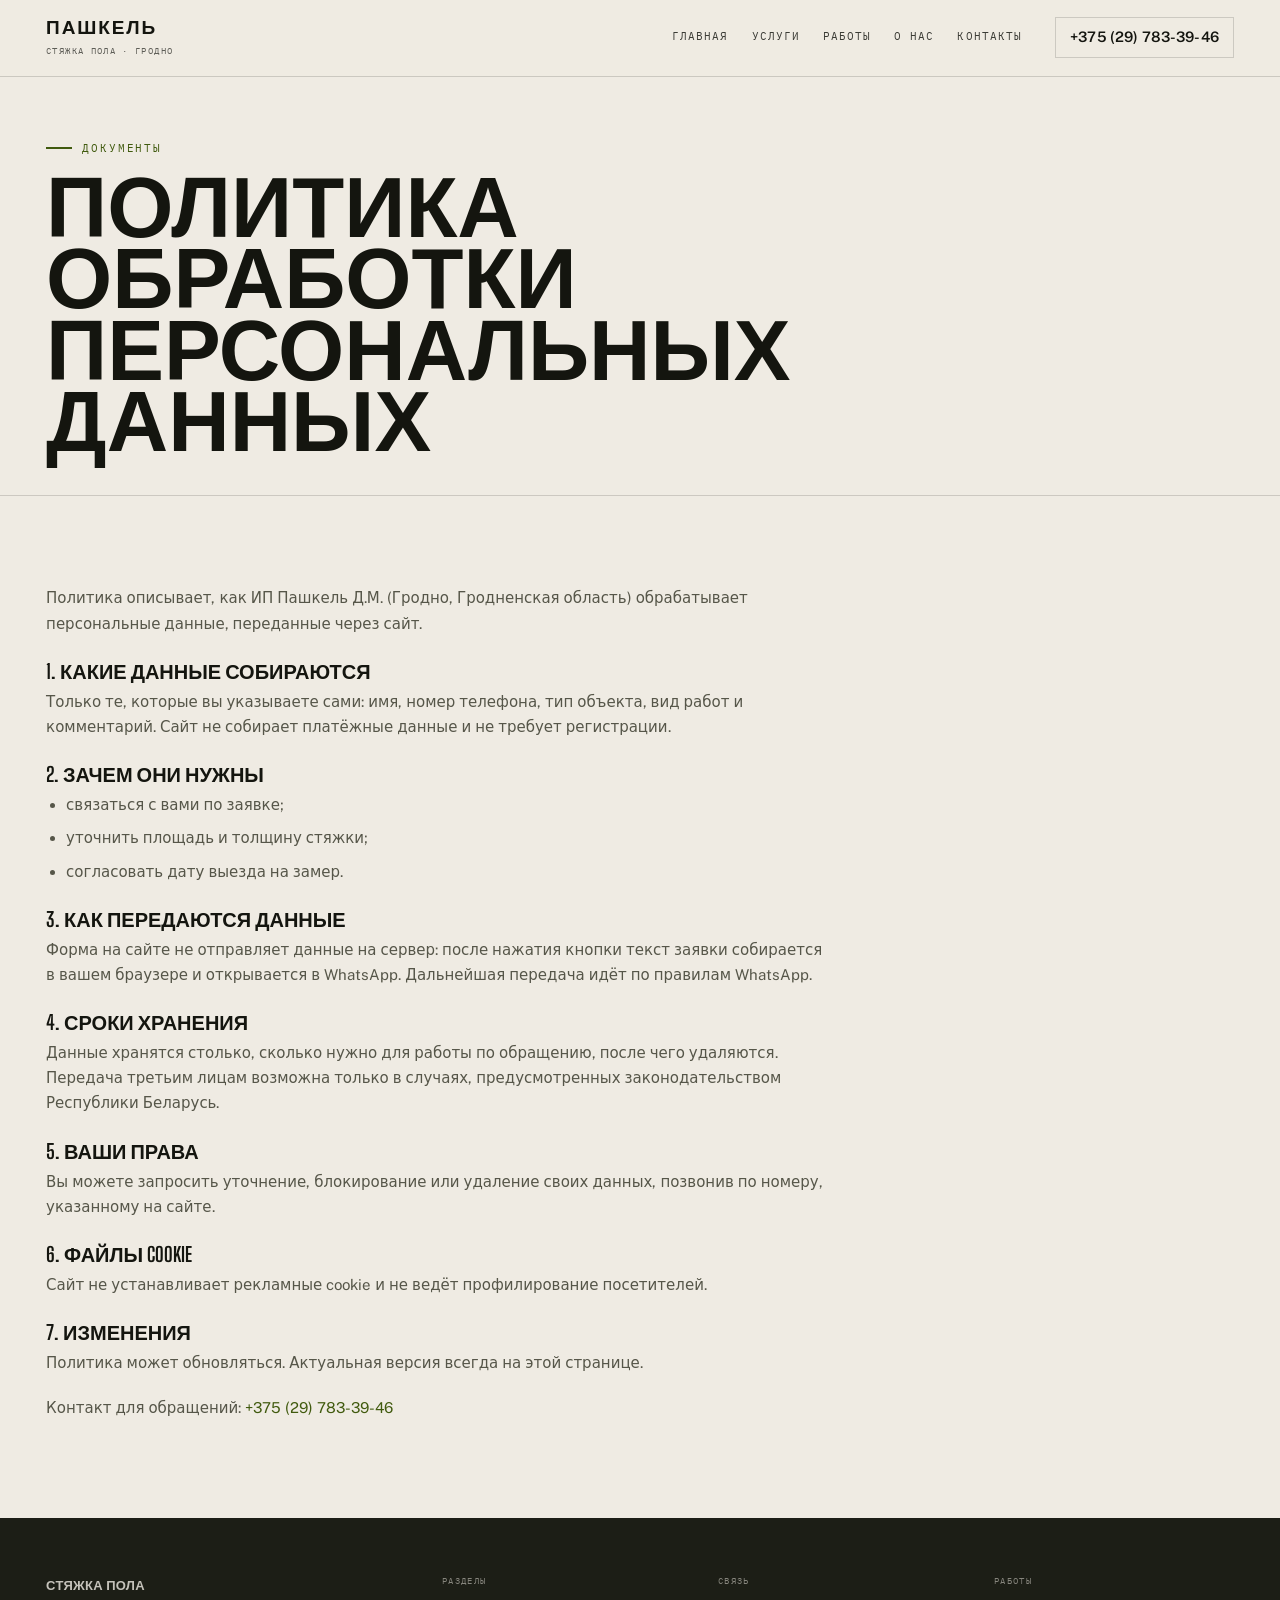
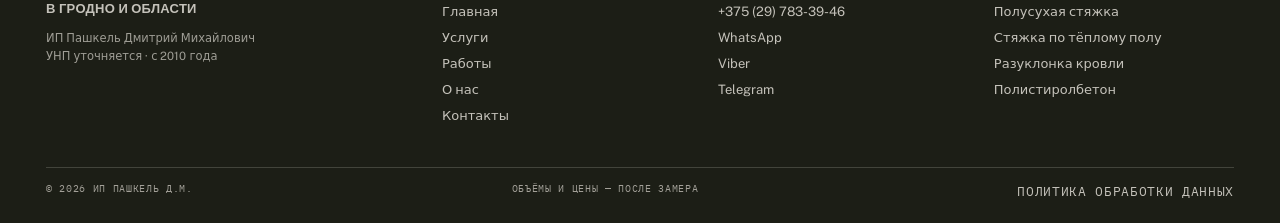
<file: politika.html>
<!doctype html>
<html lang="ru">
<head>
<meta charset="utf-8">
<meta name="viewport" content="width=device-width, initial-scale=1">
<title>Политика обработки персональных данных — ИП Пашкель Д.М.</title>
<meta name="description" content="Как обрабатываются персональные данные посетителей сайта: какие данные собираются, зачем, как передаются и как их удалить.">
<link rel="canonical" href="https://romjjjke.github.io/pashkel/politika.html">
<meta property="og:type" content="website">
<meta property="og:title" content="Политика обработки персональных данных — ИП Пашкель Д.М.">
<meta property="og:description" content="Как обрабатываются персональные данные посетителей сайта: какие данные собираются, зачем, как передаются и как их удалить.">
<meta property="og:locale" content="ru_BY">
<meta property="og:url" content="https://romjjjke.github.io/pashkel/politika.html">
<meta property="og:image" content="https://romjjjke.github.io/pashkel/assets/img/hero.jpg">
<meta name="theme-color" content="#14150F">
<link rel="icon" href="favicon.svg" type="image/svg+xml">
<link rel="preconnect" href="https://fonts.googleapis.com">
<link rel="preconnect" href="https://fonts.gstatic.com" crossorigin>
<link href="https://fonts.googleapis.com/css2?family=Big+Shoulders+Display:wght@600;700;800&family=IBM+Plex+Mono:wght@400;500&family=Public+Sans:wght@400;500;600&display=swap" rel="stylesheet">
<style>[hidden]{display:none!important}*,*::before,*::after{box-sizing:border-box}
html{-webkit-text-size-adjust:100%;overflow-x:clip}
body{margin:0;background:#EFEBE3;color:#14150F;font:400 17px/1.6 'Public Sans',system-ui,sans-serif;overflow-x:clip}
img{display:block;max-width:100%;height:auto}
a{color:inherit;text-decoration:none}
h1,h2,h3,p,ul,ol,figure,dl,dd{margin:0}ul,ol{padding:0;list-style:none}
button{font:inherit;color:inherit;background:none;border:0;cursor:pointer}
body.is-locked{overflow:hidden}
.wrap{width:100%;max-width:1340px;margin:0 auto;padding:0 clamp(16px,3.6vw,56px)}
.head{position:fixed;inset:0 0 auto;z-index:60;transition:background .25s,box-shadow .25s}
.head__row{display:flex;align-items:center;gap:clamp(12px,2.6vw,38px);height:76px;max-width:1340px;margin:0 auto;padding:0 clamp(16px,3.6vw,56px);border-bottom:1px solid rgba(239,235,227,.22);color:#EFEBE3}
.brand b{font:700 19px/1 'Big Shoulders Display','Arial Narrow',sans-serif;letter-spacing:.1em;text-transform:uppercase}
.brand small{display:block;margin-top:4px;font-family:'IBM Plex Mono',monospace;font-size:8.5px;letter-spacing:.16em;text-transform:uppercase;opacity:.66}
.head__tel{display:inline-flex;font:600 14.5px/1 'Public Sans',sans-serif;padding:12px 14px;border:1px solid rgba(239,235,227,.44);white-space:nowrap}
.head--solid,.head.is-stuck{background:rgba(239,235,227,.97);box-shadow:0 1px 0 rgba(20,21,15,.16)}
.head--solid .head__row,.head.is-stuck .head__row{border-bottom-color:transparent;color:#14150F}
.head--solid .head__tel,.head.is-stuck .head__tel{border-color:rgba(20,21,15,.16)}
.hero{position:relative;display:flex;flex-direction:column;justify-content:flex-end;min-height:min(96vh,960px);background:#14150F;color:#EFEBE3;overflow:hidden}
.hero__pic{position:absolute;inset:0}.hero__pic img{width:100%;height:100%;object-fit:cover}
.hero__veil{position:absolute;inset:0;background:linear-gradient(175deg,rgba(12,13,9,.72),rgba(12,13,9,.28) 34%,rgba(12,13,9,.52) 62%,rgba(12,13,9,.93))}
.hero__in{position:relative;z-index:2;width:100%;max-width:1340px;margin:0 auto;padding:140px clamp(16px,3.6vw,56px) clamp(22px,3.4vw,40px)}
.hero h1{margin-top:16px;font:800 clamp(2.9rem,1rem + 8.4vw,8.6rem)/.82 'Big Shoulders Display','Arial Narrow',sans-serif;text-transform:uppercase}
.btn{display:inline-flex;align-items:center;justify-content:center;padding:15px 21px;border:1px solid currentColor;font-family:'IBM Plex Mono',monospace;font-size:11px;letter-spacing:.11em;text-transform:uppercase;cursor:pointer}
.btn--laser{background:#C3E63C;border-color:#C3E63C;color:#14150F}
.btn--ink{background:#14150F;border-color:#14150F;color:#EFEBE3}
.btn--paper{background:#EFEBE3;border-color:#EFEBE3;color:#14150F}
.phead{padding:clamp(38px,5vw,80px) 0 clamp(22px,3.2vw,40px);border-bottom:1px solid rgba(20,21,15,.16)}
.inner{padding-top:76px}
.drawer{position:fixed;inset:0;z-index:90;background:#14150F;color:#EFEBE3;display:flex;flex-direction:column;padding:18px clamp(16px,3.6vw,56px) 24px;overflow-y:auto}
.mobbar{display:none}
.foot{background:#1C1E16;color:#EFEBE3;padding:clamp(32px,4.4vw,62px) 0 20px}
@media (max-width:1180px){.nav{display:none}.burger{display:flex}}
@media (max-width:760px){
  body{padding-bottom:calc(66px + env(safe-area-inset-bottom))}
  .head__tel{display:none}
  .mobbar{display:grid;grid-template-columns:repeat(4,minmax(0,1fr));gap:6px;position:fixed;left:0;right:0;bottom:0;z-index:70;background:rgba(20,21,15,.98);border-top:1px solid rgba(239,235,227,.2);padding:8px 10px calc(8px + env(safe-area-inset-bottom))}
  .mobbar__b{display:flex;align-items:center;justify-content:center;min-height:46px;font-family:'IBM Plex Mono',monospace;font-size:9px;letter-spacing:.02em;text-transform:uppercase;text-align:center;border:1px solid rgba(239,235,227,.28);color:#EFEBE3}
  .mobbar__b--call{background:#C3E63C;border-color:#C3E63C;color:#14150F}
}</style>
<link rel="stylesheet" href="assets/css/style.v1.css">
<script type="application/ld+json">{"@context": "https://schema.org", "@type": "HomeAndConstructionBusiness", "name": "ИП Пашкель Д.М. — стяжка пола", "description": "Устройство полусухой стяжки пола, стяжка по тёплому полу, разуклонка на плоской кровле, полистиролбетон, подготовка основания. Гродно и Гродненская область.", "telephone": "+375297833946", "url": "https://romjjjke.github.io/pashkel/", "image": "https://romjjjke.github.io/pashkel/assets/img/hero.jpg", "address": {"@type": "PostalAddress", "addressLocality": "Гродно", "addressRegion": "Гродненская область", "addressCountry": "BY"}, "areaServed": "Гродно и Гродненская область", "priceRange": "по смете", "foundingDate": "2010"}</script>
</head>
<body class="inner">
<header class="head head--solid">
  <div class="head__row">
    <a class="brand" href="index.html"><b>Пашкель</b><small>стяжка пола · Гродно</small></a>
    <nav class="nav" aria-label="Разделы"><a href="index.html">Главная</a><a href="uslugi.html">Услуги</a><a href="raboty.html">Работы</a><a href="master.html">О нас</a><a href="kontakty.html">Контакты</a></nav>
    <a class="head__tel" href="tel:+375297833946">+375 (29) 783-39-46</a>
    <button class="burger" id="burger" type="button" aria-expanded="false" aria-controls="drawer" aria-label="Меню"><span></span><span></span><span></span></button>
  </div>
</header>

<section class="phead">
  <div class="wrap">
    <p class="kick">Документы</p>
    <h1>Политика обработки<br>персональных данных</h1>
  </div>
</section>

<section class="sec">
  <div class="wrap">
    <div class="legal">
      <p>Политика описывает, как ИП Пашкель Д.М. (Гродно, Гродненская область) обрабатывает персональные данные, переданные через сайт.</p>
      <h2>1. Какие данные собираются</h2>
      <p>Только те, которые вы указываете сами: имя, номер телефона, тип объекта, вид работ и комментарий. Сайт не собирает платёжные данные и не требует регистрации.</p>
      <h2>2. Зачем они нужны</h2>
      <ul>
        <li>связаться с вами по заявке;</li>
        <li>уточнить площадь и толщину стяжки;</li>
        <li>согласовать дату выезда на замер.</li>
      </ul>
      <h2>3. Как передаются данные</h2>
      <p>Форма на сайте не отправляет данные на сервер: после нажатия кнопки текст заявки собирается в вашем браузере и открывается в WhatsApp. Дальнейшая передача идёт по правилам WhatsApp.</p>
      <h2>4. Сроки хранения</h2>
      <p>Данные хранятся столько, сколько нужно для работы по обращению, после чего удаляются. Передача третьим лицам возможна только в случаях, предусмотренных законодательством Республики Беларусь.</p>
      <h2>5. Ваши права</h2>
      <p>Вы можете запросить уточнение, блокирование или удаление своих данных, позвонив по номеру, указанному на сайте.</p>
      <h2>6. Файлы cookie</h2>
      <p>Сайт не устанавливает рекламные cookie и не ведёт профилирование посетителей.</p>
      <h2>7. Изменения</h2>
      <p>Политика может обновляться. Актуальная версия всегда на этой странице.</p>
      <p style="margin-top:20px">Контакт для обращений: <a href="tel:+375297833946" style="color:var(--laser-d)">+375 (29) 783-39-46</a></p>
    </div>
  </div>
</section>
<footer class="foot">
  <div class="wrap">
    <div class="foot__grid">
      <div>
        <p class="foot__brand">Стяжка пола<br>в Гродно и области</p>
        <p class="foot__small">ИП Пашкель Дмитрий Михайлович<br>УНП уточняется · с 2010 года</p>
      </div>
      <div class="foot__col">
        <div class="foot__h">Разделы</div>
        <a href="index.html">Главная</a><a href="uslugi.html">Услуги</a><a href="raboty.html">Работы</a><a href="master.html">О нас</a><a href="kontakty.html">Контакты</a>
      </div>
      <div class="foot__col">
        <div class="foot__h">Связь</div>
        <a href="tel:+375297833946">+375 (29) 783-39-46</a>
        <a href="https://wa.me/375297833946" target="_blank" rel="noopener">WhatsApp</a>
        <a href="viber://chat?number=%2B375297833946">Viber</a>
        <a href="https://t.me/+375297833946" target="_blank" rel="noopener">Telegram</a>
      </div>
      <div class="foot__col">
        <div class="foot__h">Работы</div>
        <a href="uslugi.html">Полусухая стяжка</a>
        <a href="uslugi.html#u2">Стяжка по тёплому полу</a>
        <a href="uslugi.html#u3">Разуклонка кровли</a>
        <a href="uslugi.html#u4">Полистиролбетон</a>
      </div>
    </div>
    <div class="foot__bottom">
      <span>&copy; 2026 ИП Пашкель Д.М.</span>
      <span>Объёмы и цены — после замера</span>
      <a href="politika.html">Политика обработки данных</a>
    </div>
  </div>
</footer>
<div class="drawer" id="drawer" hidden>
  <div class="drawer__top">
    <a class="brand" href="index.html"><b>Пашкель</b><small>стяжка пола · Гродно</small></a>
    <button class="drawer__close" id="drawer-close" type="button" aria-label="Закрыть меню">&times;</button>
  </div>
  <nav class="drawer__nav" aria-label="Мобильная навигация"><a href="index.html">Главная<span>01</span></a><a href="uslugi.html">Услуги<span>02</span></a><a href="raboty.html">Работы<span>03</span></a><a href="master.html">О нас<span>04</span></a><a href="kontakty.html">Контакты<span>05</span></a></nav>
  <div class="drawer__meta">
    <a href="tel:+375297833946">+375 (29) 783-39-46</a>
    <p>Гродно и Гродненская область · с 2010 года · от 10 м²</p>
    <div class="msg">
          <a class="btn btn--laser" href="https://wa.me/375297833946" target="_blank" rel="noopener">WhatsApp</a>
          <a class="btn btn--ghost" href="viber://chat?number=%2B375297833946">Viber</a>
          <a class="btn btn--ghost" href="https://t.me/+375297833946" target="_blank" rel="noopener">Telegram</a>
        </div>
  </div>
</div>
<nav class="mobbar" aria-label="Быстрая связь">
  <a class="mobbar__b mobbar__b--call" href="tel:+375297833946">Позвонить</a>
  <a class="mobbar__b" href="https://wa.me/375297833946" target="_blank" rel="noopener">WhatsApp</a>
  <a class="mobbar__b" href="viber://chat?number=%2B375297833946">Viber</a>
  <a class="mobbar__b" href="https://t.me/+375297833946" target="_blank" rel="noopener">Telegram</a>
</nav>
<script src="assets/js/main.v1.js" defer></script>
</body>
</html>
</file>
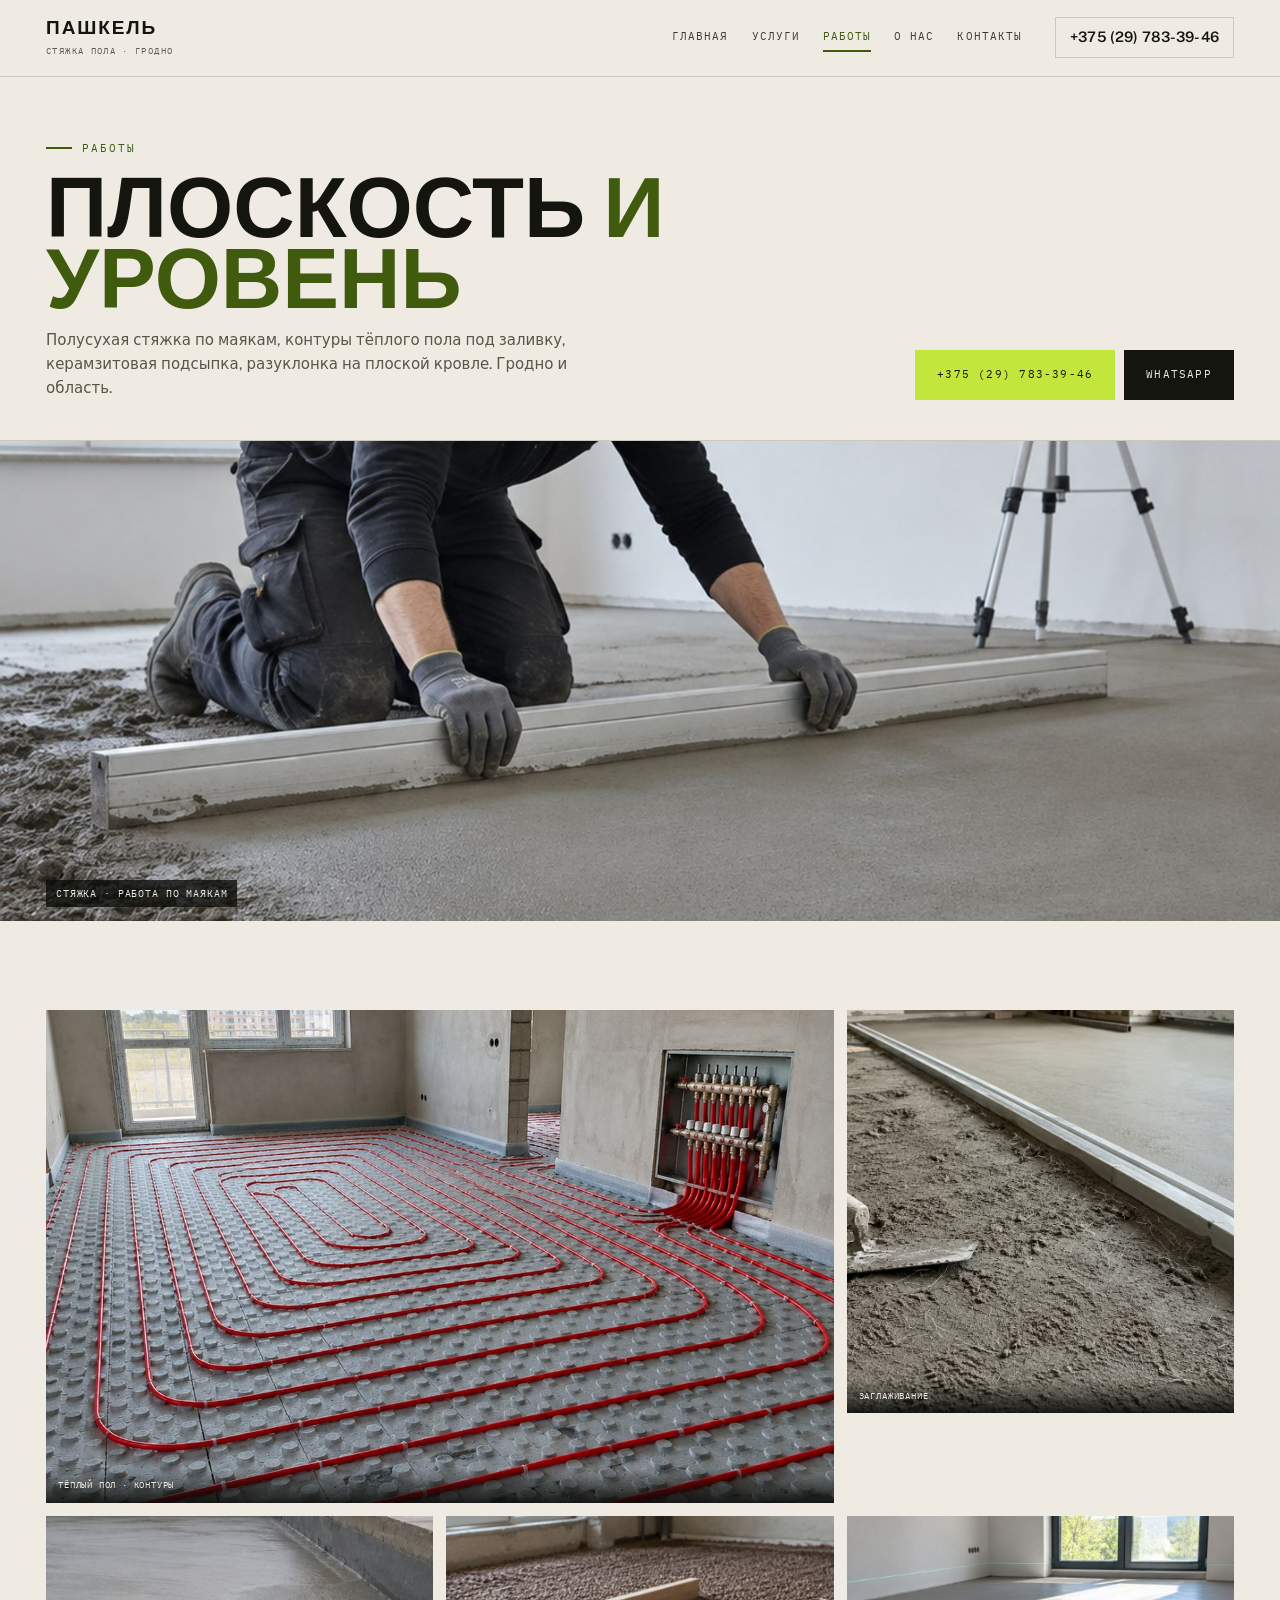
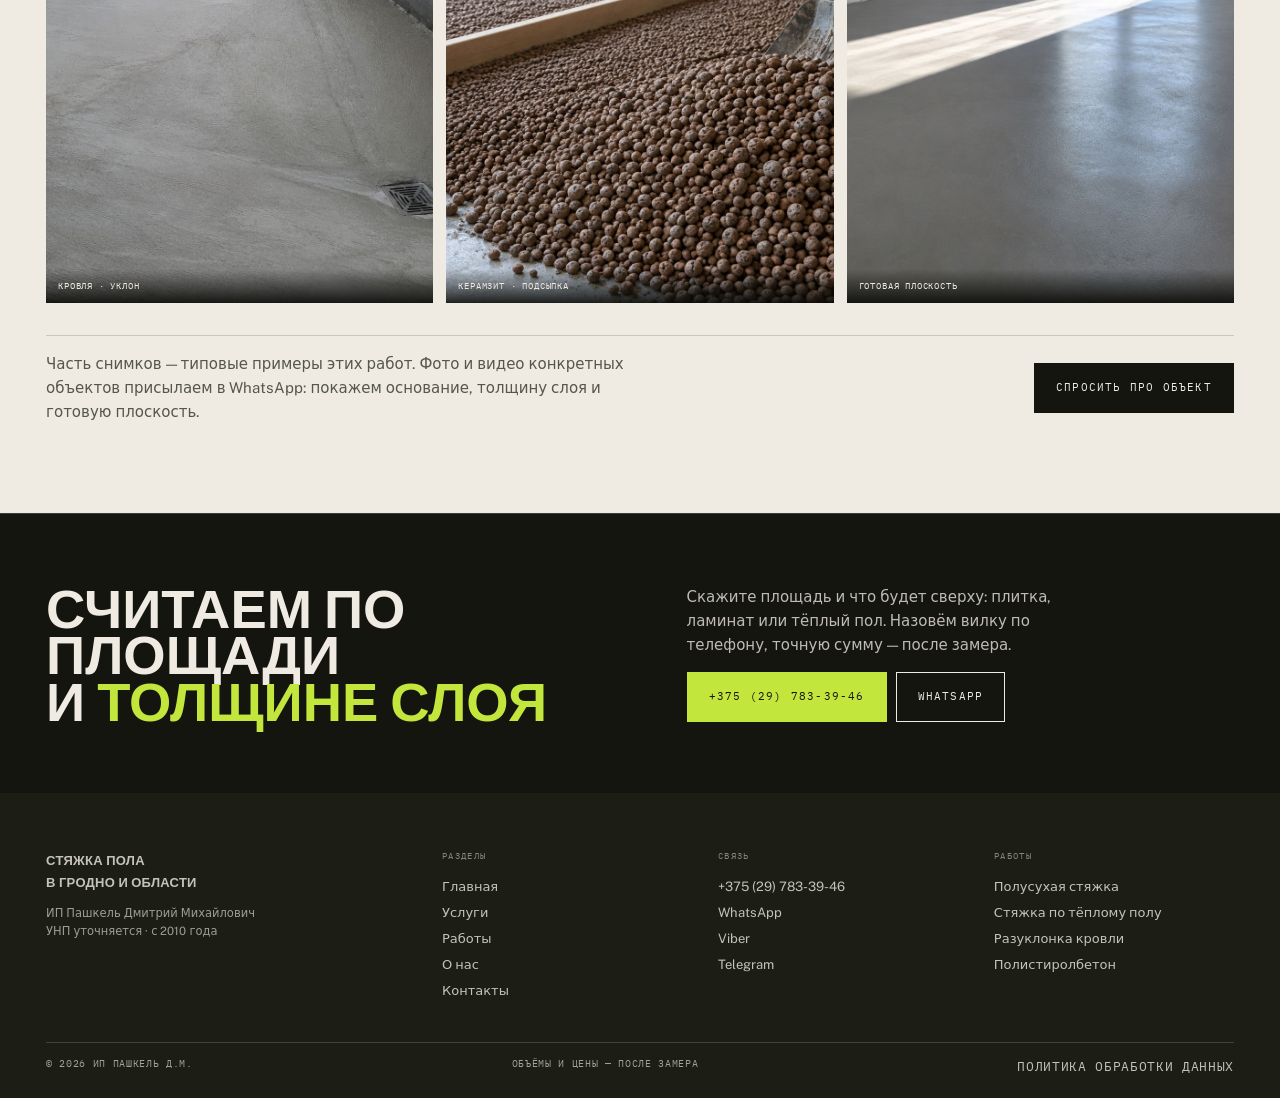
<file: raboty.html>
<!doctype html>
<html lang="ru">
<head>
<meta charset="utf-8">
<meta name="viewport" content="width=device-width, initial-scale=1">
<title>Работы: стяжка, тёплый пол, кровля — Пашкель, Гродно</title>
<meta name="description" content="Примеры работ: полусухая стяжка по маякам, контуры тёплого пола, керамзитовая подсыпка, стяжка с уклоном на плоской кровле. Гродно и Гродненская область.">
<link rel="canonical" href="https://romjjjke.github.io/pashkel/raboty.html">
<meta property="og:type" content="website">
<meta property="og:title" content="Работы: стяжка, тёплый пол, кровля — Пашкель, Гродно">
<meta property="og:description" content="Примеры работ: полусухая стяжка по маякам, контуры тёплого пола, керамзитовая подсыпка, стяжка с уклоном на плоской кровле. Гродно и Гродненская область.">
<meta property="og:locale" content="ru_BY">
<meta property="og:url" content="https://romjjjke.github.io/pashkel/raboty.html">
<meta property="og:image" content="https://romjjjke.github.io/pashkel/assets/img/hero.jpg">
<meta name="theme-color" content="#14150F">
<link rel="icon" href="favicon.svg" type="image/svg+xml">
<link rel="preconnect" href="https://fonts.googleapis.com">
<link rel="preconnect" href="https://fonts.gstatic.com" crossorigin>
<link href="https://fonts.googleapis.com/css2?family=Big+Shoulders+Display:wght@600;700;800&family=IBM+Plex+Mono:wght@400;500&family=Public+Sans:wght@400;500;600&display=swap" rel="stylesheet">
<style>[hidden]{display:none!important}*,*::before,*::after{box-sizing:border-box}
html{-webkit-text-size-adjust:100%;overflow-x:clip}
body{margin:0;background:#EFEBE3;color:#14150F;font:400 17px/1.6 'Public Sans',system-ui,sans-serif;overflow-x:clip}
img{display:block;max-width:100%;height:auto}
a{color:inherit;text-decoration:none}
h1,h2,h3,p,ul,ol,figure,dl,dd{margin:0}ul,ol{padding:0;list-style:none}
button{font:inherit;color:inherit;background:none;border:0;cursor:pointer}
body.is-locked{overflow:hidden}
.wrap{width:100%;max-width:1340px;margin:0 auto;padding:0 clamp(16px,3.6vw,56px)}
.head{position:fixed;inset:0 0 auto;z-index:60;transition:background .25s,box-shadow .25s}
.head__row{display:flex;align-items:center;gap:clamp(12px,2.6vw,38px);height:76px;max-width:1340px;margin:0 auto;padding:0 clamp(16px,3.6vw,56px);border-bottom:1px solid rgba(239,235,227,.22);color:#EFEBE3}
.brand b{font:700 19px/1 'Big Shoulders Display','Arial Narrow',sans-serif;letter-spacing:.1em;text-transform:uppercase}
.brand small{display:block;margin-top:4px;font-family:'IBM Plex Mono',monospace;font-size:8.5px;letter-spacing:.16em;text-transform:uppercase;opacity:.66}
.head__tel{display:inline-flex;font:600 14.5px/1 'Public Sans',sans-serif;padding:12px 14px;border:1px solid rgba(239,235,227,.44);white-space:nowrap}
.head--solid,.head.is-stuck{background:rgba(239,235,227,.97);box-shadow:0 1px 0 rgba(20,21,15,.16)}
.head--solid .head__row,.head.is-stuck .head__row{border-bottom-color:transparent;color:#14150F}
.head--solid .head__tel,.head.is-stuck .head__tel{border-color:rgba(20,21,15,.16)}
.hero{position:relative;display:flex;flex-direction:column;justify-content:flex-end;min-height:min(96vh,960px);background:#14150F;color:#EFEBE3;overflow:hidden}
.hero__pic{position:absolute;inset:0}.hero__pic img{width:100%;height:100%;object-fit:cover}
.hero__veil{position:absolute;inset:0;background:linear-gradient(175deg,rgba(12,13,9,.72),rgba(12,13,9,.28) 34%,rgba(12,13,9,.52) 62%,rgba(12,13,9,.93))}
.hero__in{position:relative;z-index:2;width:100%;max-width:1340px;margin:0 auto;padding:140px clamp(16px,3.6vw,56px) clamp(22px,3.4vw,40px)}
.hero h1{margin-top:16px;font:800 clamp(2.9rem,1rem + 8.4vw,8.6rem)/.82 'Big Shoulders Display','Arial Narrow',sans-serif;text-transform:uppercase}
.btn{display:inline-flex;align-items:center;justify-content:center;padding:15px 21px;border:1px solid currentColor;font-family:'IBM Plex Mono',monospace;font-size:11px;letter-spacing:.11em;text-transform:uppercase;cursor:pointer}
.btn--laser{background:#C3E63C;border-color:#C3E63C;color:#14150F}
.btn--ink{background:#14150F;border-color:#14150F;color:#EFEBE3}
.btn--paper{background:#EFEBE3;border-color:#EFEBE3;color:#14150F}
.phead{padding:clamp(38px,5vw,80px) 0 clamp(22px,3.2vw,40px);border-bottom:1px solid rgba(20,21,15,.16)}
.inner{padding-top:76px}
.drawer{position:fixed;inset:0;z-index:90;background:#14150F;color:#EFEBE3;display:flex;flex-direction:column;padding:18px clamp(16px,3.6vw,56px) 24px;overflow-y:auto}
.mobbar{display:none}
.foot{background:#1C1E16;color:#EFEBE3;padding:clamp(32px,4.4vw,62px) 0 20px}
@media (max-width:1180px){.nav{display:none}.burger{display:flex}}
@media (max-width:760px){
  body{padding-bottom:calc(66px + env(safe-area-inset-bottom))}
  .head__tel{display:none}
  .mobbar{display:grid;grid-template-columns:repeat(4,minmax(0,1fr));gap:6px;position:fixed;left:0;right:0;bottom:0;z-index:70;background:rgba(20,21,15,.98);border-top:1px solid rgba(239,235,227,.2);padding:8px 10px calc(8px + env(safe-area-inset-bottom))}
  .mobbar__b{display:flex;align-items:center;justify-content:center;min-height:46px;font-family:'IBM Plex Mono',monospace;font-size:9px;letter-spacing:.02em;text-transform:uppercase;text-align:center;border:1px solid rgba(239,235,227,.28);color:#EFEBE3}
  .mobbar__b--call{background:#C3E63C;border-color:#C3E63C;color:#14150F}
}</style>
<link rel="stylesheet" href="assets/css/style.v1.css">
<script type="application/ld+json">{"@context": "https://schema.org", "@type": "HomeAndConstructionBusiness", "name": "ИП Пашкель Д.М. — стяжка пола", "description": "Устройство полусухой стяжки пола, стяжка по тёплому полу, разуклонка на плоской кровле, полистиролбетон, подготовка основания. Гродно и Гродненская область.", "telephone": "+375297833946", "url": "https://romjjjke.github.io/pashkel/", "image": "https://romjjjke.github.io/pashkel/assets/img/hero.jpg", "address": {"@type": "PostalAddress", "addressLocality": "Гродно", "addressRegion": "Гродненская область", "addressCountry": "BY"}, "areaServed": "Гродно и Гродненская область", "priceRange": "по смете", "foundingDate": "2010"}</script>
</head>
<body class="inner">
<header class="head head--solid">
  <div class="head__row">
    <a class="brand" href="index.html"><b>Пашкель</b><small>стяжка пола · Гродно</small></a>
    <nav class="nav" aria-label="Разделы"><a href="index.html">Главная</a><a href="uslugi.html">Услуги</a><a href="raboty.html" class="nav__cur">Работы</a><a href="master.html">О нас</a><a href="kontakty.html">Контакты</a></nav>
    <a class="head__tel" href="tel:+375297833946">+375 (29) 783-39-46</a>
    <button class="burger" id="burger" type="button" aria-expanded="false" aria-controls="drawer" aria-label="Меню"><span></span><span></span><span></span></button>
  </div>
</header>

<section class="phead">
  <div class="wrap">
    <p class="kick">Работы</p>
    <div class="phead__row">
      <div>
        <h1>Плоскость <em>и уровень</em></h1>
        <p class="phead__lead">Полусухая стяжка по маякам, контуры тёплого пола под заливку, керамзитовая подсыпка, разуклонка на плоской кровле. Гродно и область.</p>
      </div>
      <div class="phead__act">
        <a class="btn btn--laser" href="tel:+375297833946">+375 (29) 783-39-46</a>
        <a class="btn btn--ink" href="https://wa.me/375297833946" target="_blank" rel="noopener">WhatsApp</a>
      </div>
    </div>
  </div>
</section>

<div class="band">
  <img src="assets/img/hero.jpg" alt="Рабочий тянет полусухую стяжку правилом" loading="lazy">
  <span class="band__cap">Стяжка · работа по маякам</span>
</div>

<section class="sec">
  <div class="wrap">
    <div class="gal">
      <figure class="g-a rv"><img src="assets/img/warm.jpg" alt="Контуры тёплого пола перед стяжкой"><figcaption>Тёплый пол · контуры</figcaption></figure>
      <figure class="g-b rv"><img src="assets/img/screed.jpg" alt="Заглаживание полусухой стяжки"><figcaption>Заглаживание</figcaption></figure>
      <figure class="g-c rv"><img src="assets/img/roof.jpg" alt="Стяжка с уклоном на плоской кровле"><figcaption>Кровля · уклон</figcaption></figure>
      <figure class="g-d rv"><img src="assets/img/clay.jpg" alt="Керамзитовая подсыпка под стяжку"><figcaption>Керамзит · подсыпка</figcaption></figure>
      <figure class="g-e rv"><img src="assets/img/flat.jpg" alt="Готовая ровная стяжка"><figcaption>Готовая плоскость</figcaption></figure>
    </div>
    <div style="margin-top:clamp(20px,3vw,32px);border-top:1px solid var(--line);padding-top:16px;display:grid;grid-template-columns:minmax(0,1fr) auto;gap:14px;align-items:center">
      <p style="font-size:15px;line-height:1.6;color:var(--mute);max-width:66ch">Часть снимков — типовые примеры этих работ. Фото и видео конкретных объектов присылаем в WhatsApp: покажем основание, толщину слоя и готовую плоскость.</p>
      <a class="btn btn--ink" href="https://wa.me/375297833946" target="_blank" rel="noopener">Спросить про объект</a>
    </div>
  </div>
</section>
<section class="cta">
  <div class="wrap cta__in">
    <h2>Считаем по площади<br>и <em>толщине слоя</em></h2>
    <div class="cta__side">
      <p>Скажите площадь и что будет сверху: плитка, ламинат или тёплый пол. Назовём вилку по телефону, точную сумму — после замера.</p>
      <div class="cta__act">
        <a class="btn btn--laser" href="tel:+375297833946">+375 (29) 783-39-46</a>
        <a class="btn btn--ghost" href="https://wa.me/375297833946" target="_blank" rel="noopener">WhatsApp</a>
      </div>
    </div>
  </div>
</section>
<footer class="foot">
  <div class="wrap">
    <div class="foot__grid">
      <div>
        <p class="foot__brand">Стяжка пола<br>в Гродно и области</p>
        <p class="foot__small">ИП Пашкель Дмитрий Михайлович<br>УНП уточняется · с 2010 года</p>
      </div>
      <div class="foot__col">
        <div class="foot__h">Разделы</div>
        <a href="index.html">Главная</a><a href="uslugi.html">Услуги</a><a href="raboty.html">Работы</a><a href="master.html">О нас</a><a href="kontakty.html">Контакты</a>
      </div>
      <div class="foot__col">
        <div class="foot__h">Связь</div>
        <a href="tel:+375297833946">+375 (29) 783-39-46</a>
        <a href="https://wa.me/375297833946" target="_blank" rel="noopener">WhatsApp</a>
        <a href="viber://chat?number=%2B375297833946">Viber</a>
        <a href="https://t.me/+375297833946" target="_blank" rel="noopener">Telegram</a>
      </div>
      <div class="foot__col">
        <div class="foot__h">Работы</div>
        <a href="uslugi.html">Полусухая стяжка</a>
        <a href="uslugi.html#u2">Стяжка по тёплому полу</a>
        <a href="uslugi.html#u3">Разуклонка кровли</a>
        <a href="uslugi.html#u4">Полистиролбетон</a>
      </div>
    </div>
    <div class="foot__bottom">
      <span>&copy; 2026 ИП Пашкель Д.М.</span>
      <span>Объёмы и цены — после замера</span>
      <a href="politika.html">Политика обработки данных</a>
    </div>
  </div>
</footer>
<div class="drawer" id="drawer" hidden>
  <div class="drawer__top">
    <a class="brand" href="index.html"><b>Пашкель</b><small>стяжка пола · Гродно</small></a>
    <button class="drawer__close" id="drawer-close" type="button" aria-label="Закрыть меню">&times;</button>
  </div>
  <nav class="drawer__nav" aria-label="Мобильная навигация"><a href="index.html">Главная<span>01</span></a><a href="uslugi.html">Услуги<span>02</span></a><a href="raboty.html">Работы<span>03</span></a><a href="master.html">О нас<span>04</span></a><a href="kontakty.html">Контакты<span>05</span></a></nav>
  <div class="drawer__meta">
    <a href="tel:+375297833946">+375 (29) 783-39-46</a>
    <p>Гродно и Гродненская область · с 2010 года · от 10 м²</p>
    <div class="msg">
          <a class="btn btn--laser" href="https://wa.me/375297833946" target="_blank" rel="noopener">WhatsApp</a>
          <a class="btn btn--ghost" href="viber://chat?number=%2B375297833946">Viber</a>
          <a class="btn btn--ghost" href="https://t.me/+375297833946" target="_blank" rel="noopener">Telegram</a>
        </div>
  </div>
</div>
<nav class="mobbar" aria-label="Быстрая связь">
  <a class="mobbar__b mobbar__b--call" href="tel:+375297833946">Позвонить</a>
  <a class="mobbar__b" href="https://wa.me/375297833946" target="_blank" rel="noopener">WhatsApp</a>
  <a class="mobbar__b" href="viber://chat?number=%2B375297833946">Viber</a>
  <a class="mobbar__b" href="https://t.me/+375297833946" target="_blank" rel="noopener">Telegram</a>
</nav>
<script src="assets/js/main.v1.js" defer></script>
</body>
</html>
</file>
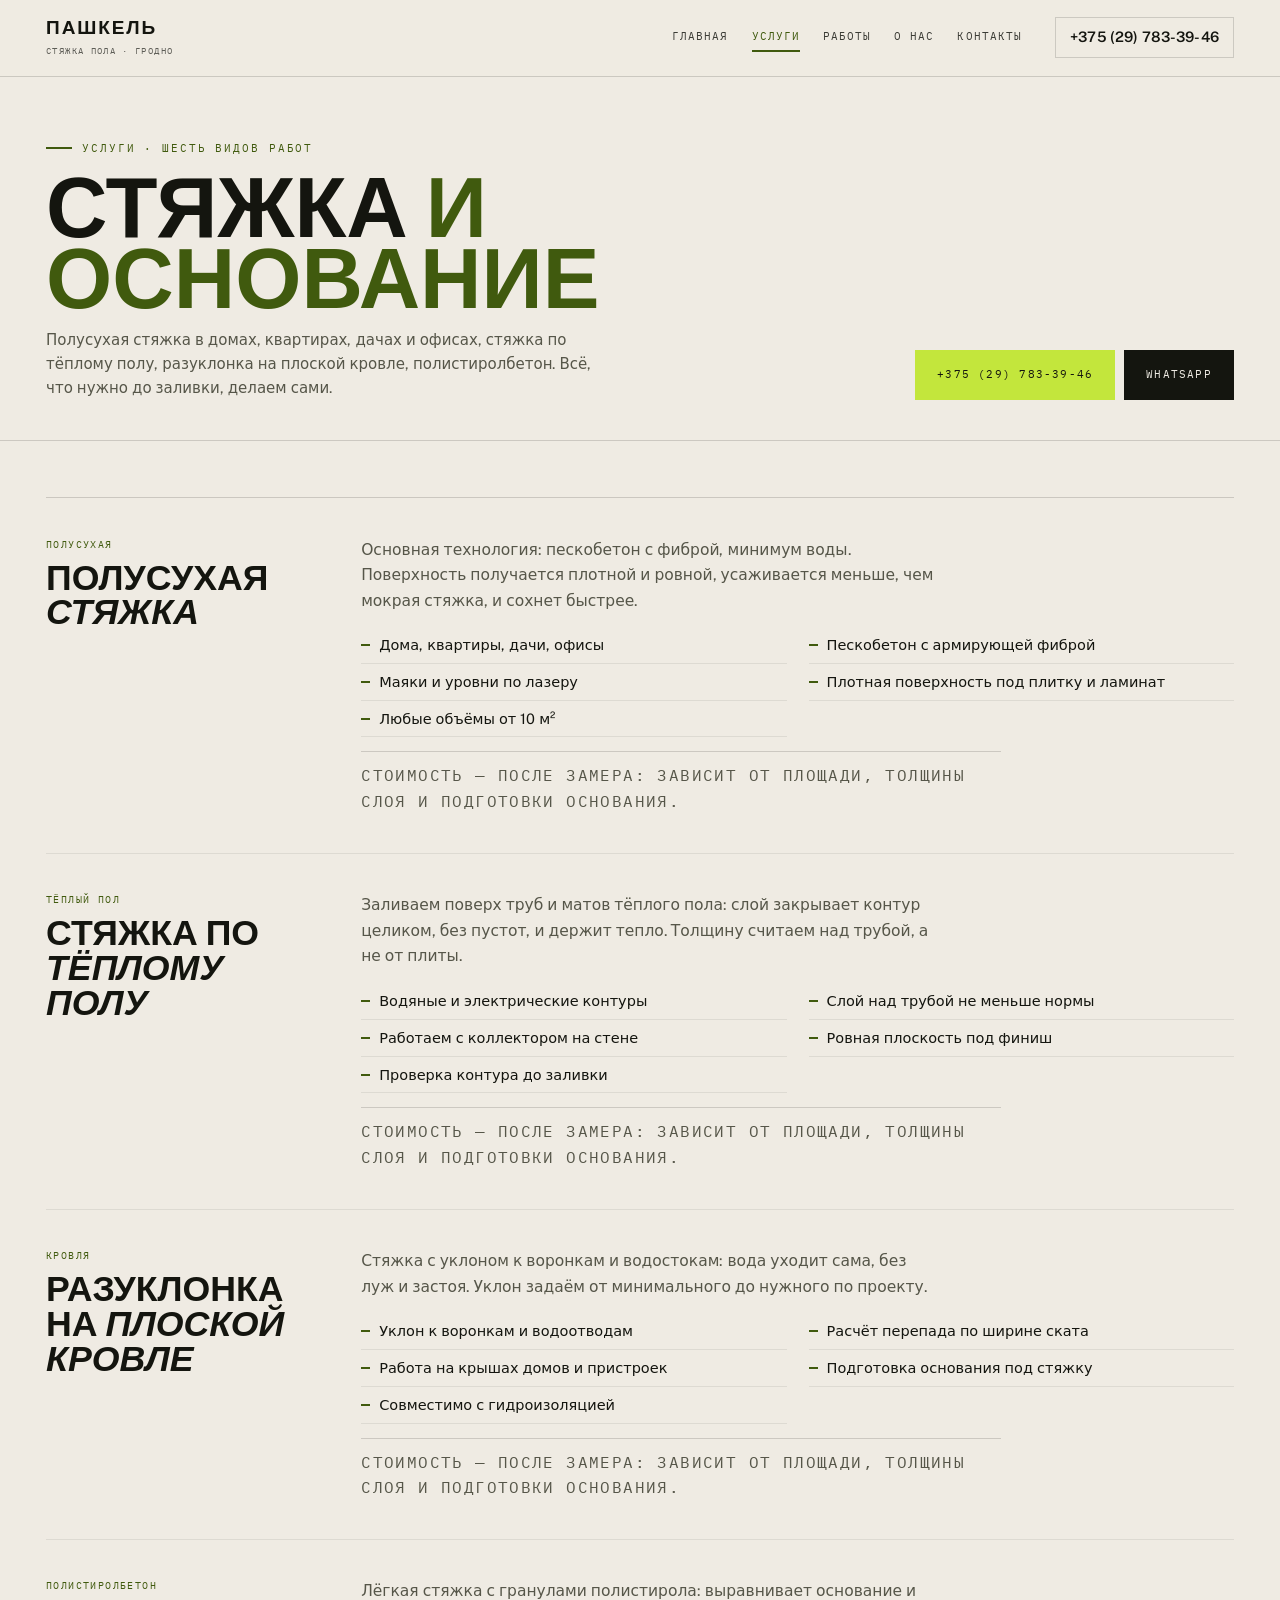
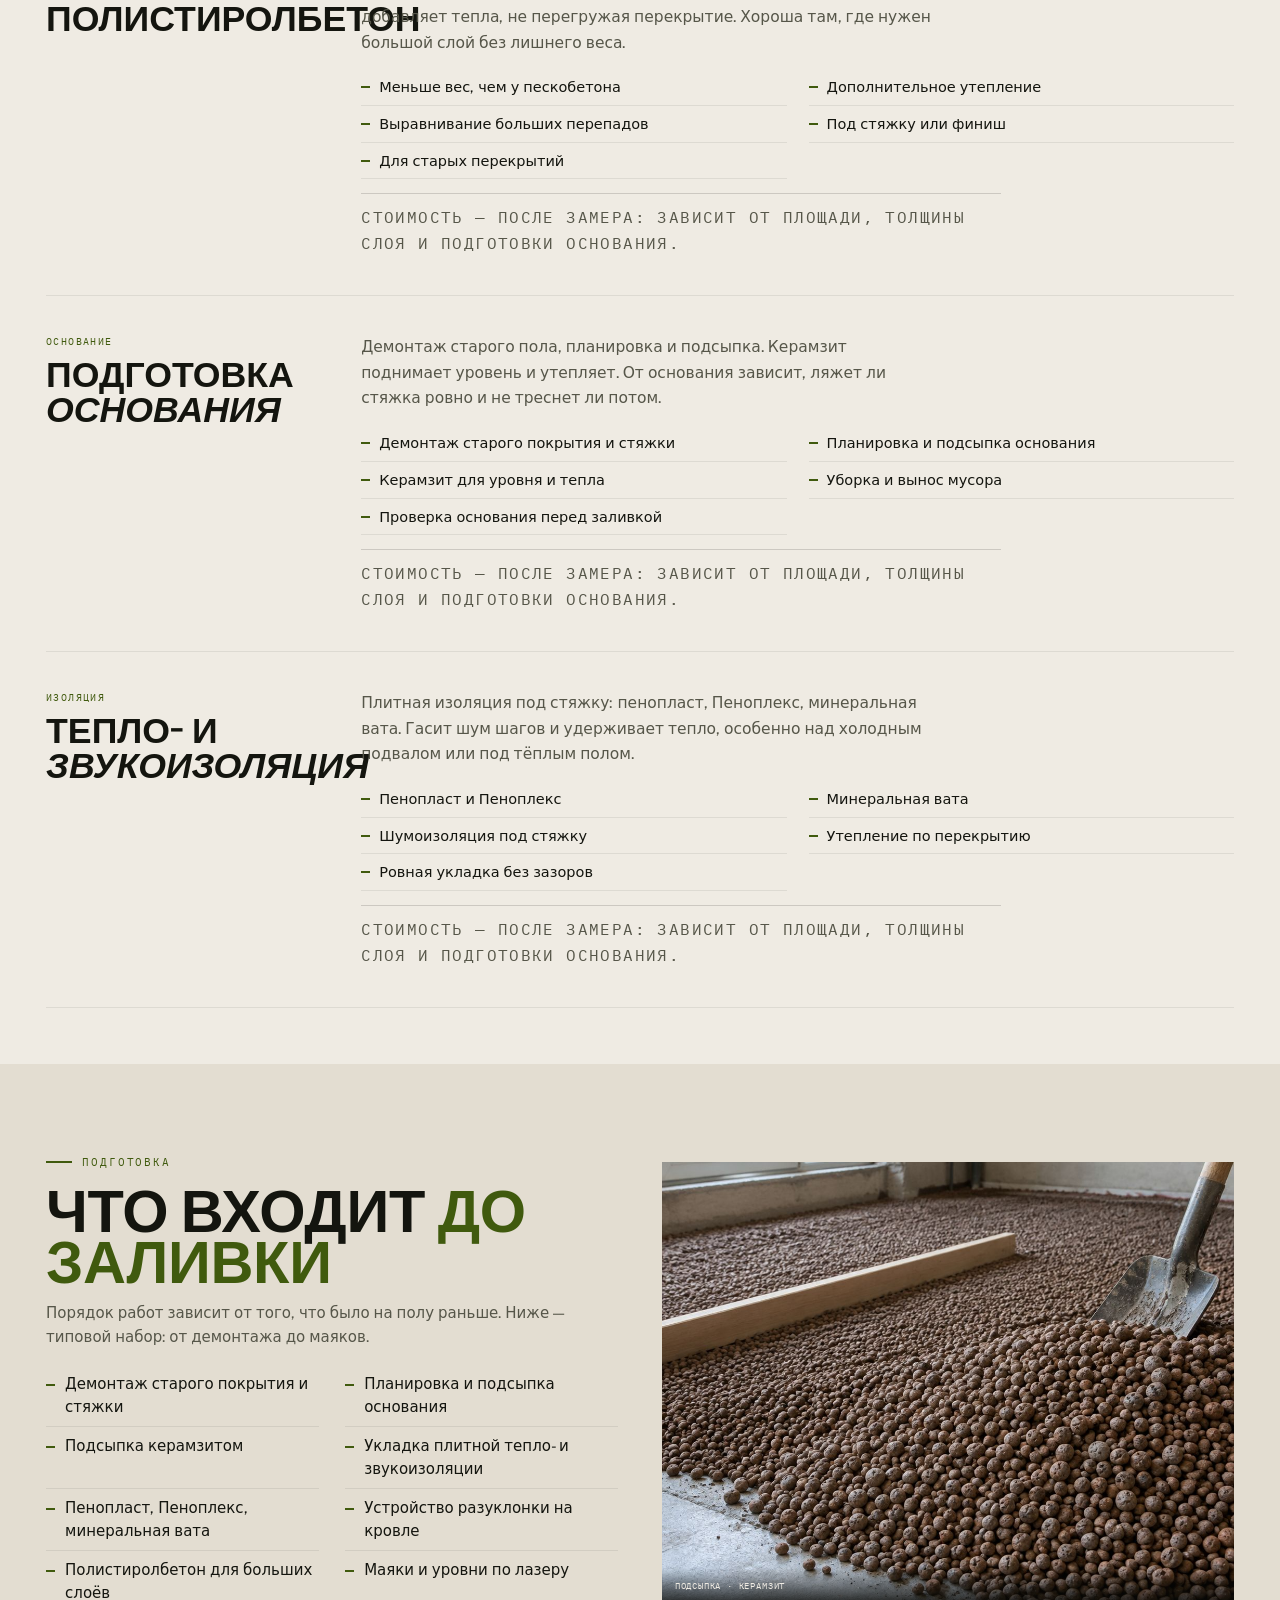
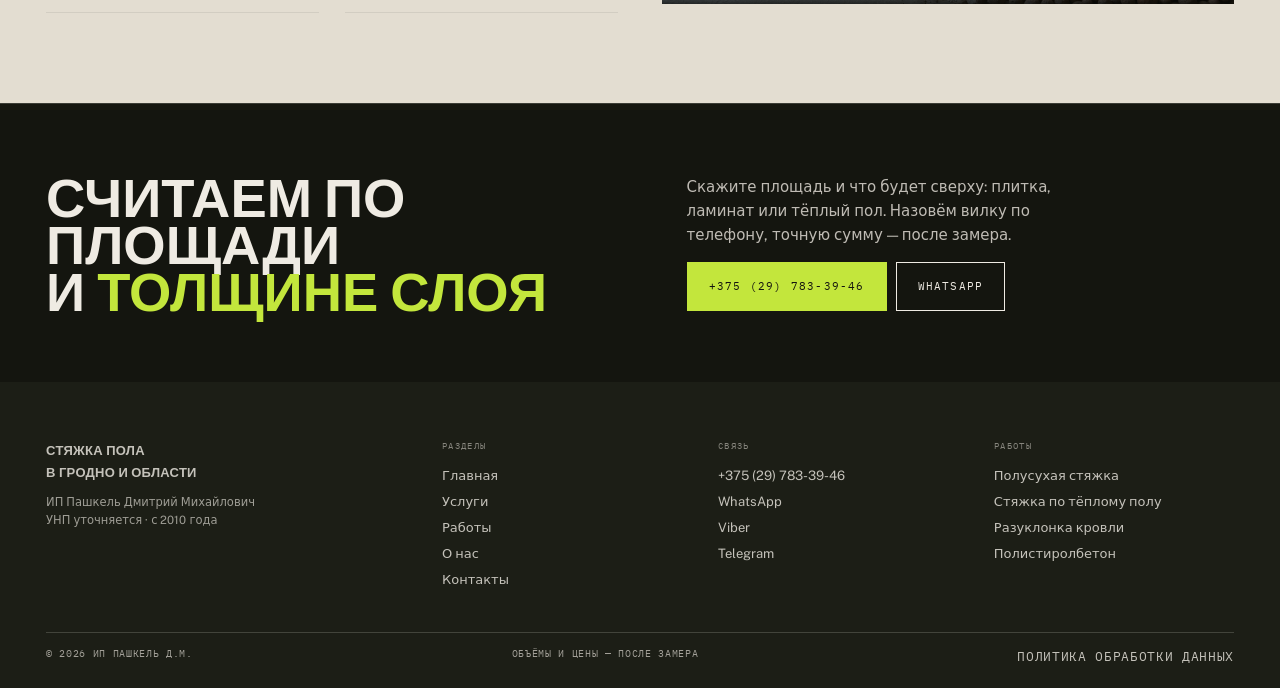
<file: uslugi.html>
<!doctype html>
<html lang="ru">
<head>
<meta charset="utf-8">
<meta name="viewport" content="width=device-width, initial-scale=1">
<title>Услуги: стяжка, тёплый пол, разуклонка кровли — Пашкель, Гродно</title>
<meta name="description" content="Шесть видов работ: полусухая стяжка, стяжка по тёплому полу, разуклонка плоской кровли, полистиролбетон, подготовка основания, тепло- и звукоизоляция. Гродно и область.">
<link rel="canonical" href="https://romjjjke.github.io/pashkel/uslugi.html">
<meta property="og:type" content="website">
<meta property="og:title" content="Услуги: стяжка, тёплый пол, разуклонка кровли — Пашкель, Гродно">
<meta property="og:description" content="Шесть видов работ: полусухая стяжка, стяжка по тёплому полу, разуклонка плоской кровли, полистиролбетон, подготовка основания, тепло- и звукоизоляция. Гродно и область.">
<meta property="og:locale" content="ru_BY">
<meta property="og:url" content="https://romjjjke.github.io/pashkel/uslugi.html">
<meta property="og:image" content="https://romjjjke.github.io/pashkel/assets/img/hero.jpg">
<meta name="theme-color" content="#14150F">
<link rel="icon" href="favicon.svg" type="image/svg+xml">
<link rel="preconnect" href="https://fonts.googleapis.com">
<link rel="preconnect" href="https://fonts.gstatic.com" crossorigin>
<link href="https://fonts.googleapis.com/css2?family=Big+Shoulders+Display:wght@600;700;800&family=IBM+Plex+Mono:wght@400;500&family=Public+Sans:wght@400;500;600&display=swap" rel="stylesheet">
<style>[hidden]{display:none!important}*,*::before,*::after{box-sizing:border-box}
html{-webkit-text-size-adjust:100%;overflow-x:clip}
body{margin:0;background:#EFEBE3;color:#14150F;font:400 17px/1.6 'Public Sans',system-ui,sans-serif;overflow-x:clip}
img{display:block;max-width:100%;height:auto}
a{color:inherit;text-decoration:none}
h1,h2,h3,p,ul,ol,figure,dl,dd{margin:0}ul,ol{padding:0;list-style:none}
button{font:inherit;color:inherit;background:none;border:0;cursor:pointer}
body.is-locked{overflow:hidden}
.wrap{width:100%;max-width:1340px;margin:0 auto;padding:0 clamp(16px,3.6vw,56px)}
.head{position:fixed;inset:0 0 auto;z-index:60;transition:background .25s,box-shadow .25s}
.head__row{display:flex;align-items:center;gap:clamp(12px,2.6vw,38px);height:76px;max-width:1340px;margin:0 auto;padding:0 clamp(16px,3.6vw,56px);border-bottom:1px solid rgba(239,235,227,.22);color:#EFEBE3}
.brand b{font:700 19px/1 'Big Shoulders Display','Arial Narrow',sans-serif;letter-spacing:.1em;text-transform:uppercase}
.brand small{display:block;margin-top:4px;font-family:'IBM Plex Mono',monospace;font-size:8.5px;letter-spacing:.16em;text-transform:uppercase;opacity:.66}
.head__tel{display:inline-flex;font:600 14.5px/1 'Public Sans',sans-serif;padding:12px 14px;border:1px solid rgba(239,235,227,.44);white-space:nowrap}
.head--solid,.head.is-stuck{background:rgba(239,235,227,.97);box-shadow:0 1px 0 rgba(20,21,15,.16)}
.head--solid .head__row,.head.is-stuck .head__row{border-bottom-color:transparent;color:#14150F}
.head--solid .head__tel,.head.is-stuck .head__tel{border-color:rgba(20,21,15,.16)}
.hero{position:relative;display:flex;flex-direction:column;justify-content:flex-end;min-height:min(96vh,960px);background:#14150F;color:#EFEBE3;overflow:hidden}
.hero__pic{position:absolute;inset:0}.hero__pic img{width:100%;height:100%;object-fit:cover}
.hero__veil{position:absolute;inset:0;background:linear-gradient(175deg,rgba(12,13,9,.72),rgba(12,13,9,.28) 34%,rgba(12,13,9,.52) 62%,rgba(12,13,9,.93))}
.hero__in{position:relative;z-index:2;width:100%;max-width:1340px;margin:0 auto;padding:140px clamp(16px,3.6vw,56px) clamp(22px,3.4vw,40px)}
.hero h1{margin-top:16px;font:800 clamp(2.9rem,1rem + 8.4vw,8.6rem)/.82 'Big Shoulders Display','Arial Narrow',sans-serif;text-transform:uppercase}
.btn{display:inline-flex;align-items:center;justify-content:center;padding:15px 21px;border:1px solid currentColor;font-family:'IBM Plex Mono',monospace;font-size:11px;letter-spacing:.11em;text-transform:uppercase;cursor:pointer}
.btn--laser{background:#C3E63C;border-color:#C3E63C;color:#14150F}
.btn--ink{background:#14150F;border-color:#14150F;color:#EFEBE3}
.btn--paper{background:#EFEBE3;border-color:#EFEBE3;color:#14150F}
.phead{padding:clamp(38px,5vw,80px) 0 clamp(22px,3.2vw,40px);border-bottom:1px solid rgba(20,21,15,.16)}
.inner{padding-top:76px}
.drawer{position:fixed;inset:0;z-index:90;background:#14150F;color:#EFEBE3;display:flex;flex-direction:column;padding:18px clamp(16px,3.6vw,56px) 24px;overflow-y:auto}
.mobbar{display:none}
.foot{background:#1C1E16;color:#EFEBE3;padding:clamp(32px,4.4vw,62px) 0 20px}
@media (max-width:1180px){.nav{display:none}.burger{display:flex}}
@media (max-width:760px){
  body{padding-bottom:calc(66px + env(safe-area-inset-bottom))}
  .head__tel{display:none}
  .mobbar{display:grid;grid-template-columns:repeat(4,minmax(0,1fr));gap:6px;position:fixed;left:0;right:0;bottom:0;z-index:70;background:rgba(20,21,15,.98);border-top:1px solid rgba(239,235,227,.2);padding:8px 10px calc(8px + env(safe-area-inset-bottom))}
  .mobbar__b{display:flex;align-items:center;justify-content:center;min-height:46px;font-family:'IBM Plex Mono',monospace;font-size:9px;letter-spacing:.02em;text-transform:uppercase;text-align:center;border:1px solid rgba(239,235,227,.28);color:#EFEBE3}
  .mobbar__b--call{background:#C3E63C;border-color:#C3E63C;color:#14150F}
}</style>
<link rel="stylesheet" href="assets/css/style.v1.css">
<script type="application/ld+json">{"@context": "https://schema.org", "@type": "HomeAndConstructionBusiness", "name": "ИП Пашкель Д.М. — стяжка пола", "description": "Устройство полусухой стяжки пола, стяжка по тёплому полу, разуклонка на плоской кровле, полистиролбетон, подготовка основания. Гродно и Гродненская область.", "telephone": "+375297833946", "url": "https://romjjjke.github.io/pashkel/", "image": "https://romjjjke.github.io/pashkel/assets/img/hero.jpg", "address": {"@type": "PostalAddress", "addressLocality": "Гродно", "addressRegion": "Гродненская область", "addressCountry": "BY"}, "areaServed": "Гродно и Гродненская область", "priceRange": "по смете", "foundingDate": "2010"}</script>
</head>
<body class="inner">
<header class="head head--solid">
  <div class="head__row">
    <a class="brand" href="index.html"><b>Пашкель</b><small>стяжка пола · Гродно</small></a>
    <nav class="nav" aria-label="Разделы"><a href="index.html">Главная</a><a href="uslugi.html" class="nav__cur">Услуги</a><a href="raboty.html">Работы</a><a href="master.html">О нас</a><a href="kontakty.html">Контакты</a></nav>
    <a class="head__tel" href="tel:+375297833946">+375 (29) 783-39-46</a>
    <button class="burger" id="burger" type="button" aria-expanded="false" aria-controls="drawer" aria-label="Меню"><span></span><span></span><span></span></button>
  </div>
</header>

<section class="phead">
  <div class="wrap">
    <p class="kick">Услуги · шесть видов работ</p>
    <div class="phead__row">
      <div>
        <h1>Стяжка <em>и основание</em></h1>
        <p class="phead__lead">Полусухая стяжка в домах, квартирах, дачах и офисах, стяжка по тёплому полу, разуклонка на плоской кровле, полистиролбетон. Всё, что нужно до заливки, делаем сами.</p>
      </div>
      <div class="phead__act">
        <a class="btn btn--laser" href="tel:+375297833946">+375 (29) 783-39-46</a>
        <a class="btn btn--ink" href="https://wa.me/375297833946" target="_blank" rel="noopener">WhatsApp</a>
      </div>
    </div>
  </div>
</section>

<section class="sec sec--tight">
  <div class="wrap">
    <article class="detail" id="u1">
      <div><p class="detail__code">полусухая</p><h2>Полусухая <em>стяжка</em></h2></div>
      <div class="detail__body">
        <p>Основная технология: пескобетон с фиброй, минимум воды. Поверхность получается плотной и ровной, усаживается меньше, чем мокрая стяжка, и сохнет быстрее.</p>
        <ul class="detail__list"><li>Дома, квартиры, дачи, офисы</li><li>Пескобетон с армирующей фиброй</li><li>Маяки и уровни по лазеру</li><li>Плотная поверхность под плитку и ламинат</li><li>Любые объёмы от 10 м²</li></ul>
        <p class="detail__price">Стоимость — после замера: зависит от площади, толщины слоя и подготовки основания.</p>
      </div>
    </article>
    <article class="detail" id="u2">
      <div><p class="detail__code">тёплый пол</p><h2>Стяжка по <em>тёплому полу</em></h2></div>
      <div class="detail__body">
        <p>Заливаем поверх труб и матов тёплого пола: слой закрывает контур целиком, без пустот, и держит тепло. Толщину считаем над трубой, а не от плиты.</p>
        <ul class="detail__list"><li>Водяные и электрические контуры</li><li>Слой над трубой не меньше нормы</li><li>Работаем с коллектором на стене</li><li>Ровная плоскость под финиш</li><li>Проверка контура до заливки</li></ul>
        <p class="detail__price">Стоимость — после замера: зависит от площади, толщины слоя и подготовки основания.</p>
      </div>
    </article>
    <article class="detail" id="u3">
      <div><p class="detail__code">кровля</p><h2>Разуклонка на <em>плоской кровле</em></h2></div>
      <div class="detail__body">
        <p>Стяжка с уклоном к воронкам и водостокам: вода уходит сама, без луж и застоя. Уклон задаём от минимального до нужного по проекту.</p>
        <ul class="detail__list"><li>Уклон к воронкам и водоотводам</li><li>Расчёт перепада по ширине ската</li><li>Работа на крышах домов и пристроек</li><li>Подготовка основания под стяжку</li><li>Совместимо с гидроизоляцией</li></ul>
        <p class="detail__price">Стоимость — после замера: зависит от площади, толщины слоя и подготовки основания.</p>
      </div>
    </article>
    <article class="detail" id="u4">
      <div><p class="detail__code">полистиролбетон</p><h2>Полистиролбетон</h2></div>
      <div class="detail__body">
        <p>Лёгкая стяжка с гранулами полистирола: выравнивает основание и добавляет тепла, не перегружая перекрытие. Хороша там, где нужен большой слой без лишнего веса.</p>
        <ul class="detail__list"><li>Меньше вес, чем у пескобетона</li><li>Дополнительное утепление</li><li>Выравнивание больших перепадов</li><li>Под стяжку или финиш</li><li>Для старых перекрытий</li></ul>
        <p class="detail__price">Стоимость — после замера: зависит от площади, толщины слоя и подготовки основания.</p>
      </div>
    </article>
    <article class="detail" id="u5">
      <div><p class="detail__code">основание</p><h2>Подготовка <em>основания</em></h2></div>
      <div class="detail__body">
        <p>Демонтаж старого пола, планировка и подсыпка. Керамзит поднимает уровень и утепляет. От основания зависит, ляжет ли стяжка ровно и не треснет ли потом.</p>
        <ul class="detail__list"><li>Демонтаж старого покрытия и стяжки</li><li>Планировка и подсыпка основания</li><li>Керамзит для уровня и тепла</li><li>Уборка и вынос мусора</li><li>Проверка основания перед заливкой</li></ul>
        <p class="detail__price">Стоимость — после замера: зависит от площади, толщины слоя и подготовки основания.</p>
      </div>
    </article>
    <article class="detail" id="u6">
      <div><p class="detail__code">изоляция</p><h2>Тепло- и <em>звукоизоляция</em></h2></div>
      <div class="detail__body">
        <p>Плитная изоляция под стяжку: пенопласт, Пеноплекс, минеральная вата. Гасит шум шагов и удерживает тепло, особенно над холодным подвалом или под тёплым полом.</p>
        <ul class="detail__list"><li>Пенопласт и Пеноплекс</li><li>Минеральная вата</li><li>Шумоизоляция под стяжку</li><li>Утепление по перекрытию</li><li>Ровная укладка без зазоров</li></ul>
        <p class="detail__price">Стоимость — после замера: зависит от площади, толщины слоя и подготовки основания.</p>
      </div>
    </article>
  </div>
</section>

<section class="sec sec--p2">
  <div class="wrap split">
    <div>
      <p class="kick">Подготовка</p>
      <h2 class="h2">Что входит <em>до заливки</em></h2>
      <p class="lead" style="margin-top:14px">Порядок работ зависит от того, что было на полу раньше. Ниже — типовой набор: от демонтажа до маяков.</p>
      <ul class="list">
        <li>Демонтаж старого покрытия и стяжки</li>
        <li>Планировка и подсыпка основания</li>
        <li>Подсыпка керамзитом</li>
        <li>Укладка плитной тепло- и звукоизоляции</li>
        <li>Пенопласт, Пеноплекс, минеральная вата</li>
        <li>Устройство разуклонки на кровле</li>
        <li>Полистиролбетон для больших слоёв</li>
        <li>Маяки и уровни по лазеру</li>
      </ul>
    </div>
    <figure class="split__pic">
      <img src="assets/img/clay.jpg" alt="Керамзитовая подсыпка основания" loading="lazy">
      <figcaption>Подсыпка · керамзит</figcaption>
    </figure>
  </div>
</section>
<section class="cta">
  <div class="wrap cta__in">
    <h2>Считаем по площади<br>и <em>толщине слоя</em></h2>
    <div class="cta__side">
      <p>Скажите площадь и что будет сверху: плитка, ламинат или тёплый пол. Назовём вилку по телефону, точную сумму — после замера.</p>
      <div class="cta__act">
        <a class="btn btn--laser" href="tel:+375297833946">+375 (29) 783-39-46</a>
        <a class="btn btn--ghost" href="https://wa.me/375297833946" target="_blank" rel="noopener">WhatsApp</a>
      </div>
    </div>
  </div>
</section>
<footer class="foot">
  <div class="wrap">
    <div class="foot__grid">
      <div>
        <p class="foot__brand">Стяжка пола<br>в Гродно и области</p>
        <p class="foot__small">ИП Пашкель Дмитрий Михайлович<br>УНП уточняется · с 2010 года</p>
      </div>
      <div class="foot__col">
        <div class="foot__h">Разделы</div>
        <a href="index.html">Главная</a><a href="uslugi.html">Услуги</a><a href="raboty.html">Работы</a><a href="master.html">О нас</a><a href="kontakty.html">Контакты</a>
      </div>
      <div class="foot__col">
        <div class="foot__h">Связь</div>
        <a href="tel:+375297833946">+375 (29) 783-39-46</a>
        <a href="https://wa.me/375297833946" target="_blank" rel="noopener">WhatsApp</a>
        <a href="viber://chat?number=%2B375297833946">Viber</a>
        <a href="https://t.me/+375297833946" target="_blank" rel="noopener">Telegram</a>
      </div>
      <div class="foot__col">
        <div class="foot__h">Работы</div>
        <a href="uslugi.html">Полусухая стяжка</a>
        <a href="uslugi.html#u2">Стяжка по тёплому полу</a>
        <a href="uslugi.html#u3">Разуклонка кровли</a>
        <a href="uslugi.html#u4">Полистиролбетон</a>
      </div>
    </div>
    <div class="foot__bottom">
      <span>&copy; 2026 ИП Пашкель Д.М.</span>
      <span>Объёмы и цены — после замера</span>
      <a href="politika.html">Политика обработки данных</a>
    </div>
  </div>
</footer>
<div class="drawer" id="drawer" hidden>
  <div class="drawer__top">
    <a class="brand" href="index.html"><b>Пашкель</b><small>стяжка пола · Гродно</small></a>
    <button class="drawer__close" id="drawer-close" type="button" aria-label="Закрыть меню">&times;</button>
  </div>
  <nav class="drawer__nav" aria-label="Мобильная навигация"><a href="index.html">Главная<span>01</span></a><a href="uslugi.html">Услуги<span>02</span></a><a href="raboty.html">Работы<span>03</span></a><a href="master.html">О нас<span>04</span></a><a href="kontakty.html">Контакты<span>05</span></a></nav>
  <div class="drawer__meta">
    <a href="tel:+375297833946">+375 (29) 783-39-46</a>
    <p>Гродно и Гродненская область · с 2010 года · от 10 м²</p>
    <div class="msg">
          <a class="btn btn--laser" href="https://wa.me/375297833946" target="_blank" rel="noopener">WhatsApp</a>
          <a class="btn btn--ghost" href="viber://chat?number=%2B375297833946">Viber</a>
          <a class="btn btn--ghost" href="https://t.me/+375297833946" target="_blank" rel="noopener">Telegram</a>
        </div>
  </div>
</div>
<nav class="mobbar" aria-label="Быстрая связь">
  <a class="mobbar__b mobbar__b--call" href="tel:+375297833946">Позвонить</a>
  <a class="mobbar__b" href="https://wa.me/375297833946" target="_blank" rel="noopener">WhatsApp</a>
  <a class="mobbar__b" href="viber://chat?number=%2B375297833946">Viber</a>
  <a class="mobbar__b" href="https://t.me/+375297833946" target="_blank" rel="noopener">Telegram</a>
</nav>
<script src="assets/js/main.v1.js" defer></script>
</body>
</html>
</file>
<file: assets/css/style.v1.css>
/* ИП Пашкель Д.М. — полусухая стяжка пола, Гродно.
   Язык ниши: горизонт, уровень, лазерная линия, пирог пола. Бетон, песок, лайм. */

:root{
  --paper:#EFEBE3;
  --paper-2:#E3DDD1;
  --paper-3:#FBF9F4;
  --ink:#14150F;
  --ink-2:#1C1E16;
  --ink-3:#262A1F;
  --laser:#C3E63C;
  --laser-d:#405A0E;
  --laser-ink:#33470C;
  --mute:#565649;
  --mute-2:#7D7C6D;
  --line:rgba(20,21,15,.16);
  --line-2:rgba(20,21,15,.08);
  --line-w:rgba(239,235,227,.18);
  --disp:'Big Shoulders Display','Arial Narrow',Impact,sans-serif;
  --sans:'Public Sans',system-ui,-apple-system,'Segoe UI',sans-serif;
  --mono:'IBM Plex Mono',ui-monospace,'Courier New',monospace;
  --pad:clamp(16px,3.6vw,56px);
  --sect:clamp(52px,7vw,110px);
}
*,*::before,*::after{box-sizing:border-box}
html{-webkit-text-size-adjust:100%;scroll-behavior:smooth;overflow-x:clip}
body{margin:0;background:var(--paper);color:var(--ink);font:400 17px/1.6 var(--sans);overflow-x:clip;-webkit-font-smoothing:antialiased}
body.is-locked{overflow:hidden}
img{display:block;max-width:100%;height:auto}
a{color:inherit;text-decoration:none;transition:color .2s,border-color .2s,background .2s,opacity .2s}
h1,h2,h3,h4,p,ul,ol,figure,dl,dd,blockquote{margin:0}
ul,ol{padding:0;list-style:none}
button{font:inherit;color:inherit;background:none;border:0;cursor:pointer}
[hidden]{display:none!important}
::selection{background:var(--laser);color:var(--ink)}
:focus-visible{outline:2px solid var(--laser-d);outline-offset:3px}

.wrap{width:100%;max-width:1340px;margin:0 auto;padding:0 var(--pad)}
.kick{display:flex;align-items:center;gap:10px;font-family:var(--mono);font-size:10.5px;letter-spacing:.18em;text-transform:uppercase;color:var(--laser-d)}
.kick::before{content:'';width:26px;height:2px;background:currentColor;flex:0 0 auto}
.h2{font:700 clamp(2rem,1rem + 3.4vw,4.2rem)/.86 var(--disp);letter-spacing:-.005em;text-transform:uppercase;margin-top:14px}
.h2 em{font-style:normal;color:var(--laser-d)}
.sec--ink .h2 em{color:var(--laser)}
.sec--ink .kick{color:var(--laser)}
.lead{font-size:clamp(15px,1.05vw,17px);line-height:1.62;color:var(--mute);max-width:58ch}
.sec--ink .lead{color:rgba(239,235,227,.76)}
.sec{padding:var(--sect) 0}
.sec--ink{background:var(--ink);color:var(--paper)}
.sec--p2{background:var(--paper-2)}
.sec--tight{padding:clamp(34px,4.4vw,58px) 0}
.ticks{height:9px;background-image:repeating-linear-gradient(90deg,var(--line) 0 1px,transparent 1px 26px);background-position:0 0;background-size:26px 9px;background-repeat:repeat-x}

/* ---------- шапка ---------- */
.head{position:fixed;inset:0 0 auto;z-index:60;transition:background .25s,box-shadow .25s}
.head__row{display:flex;align-items:center;gap:clamp(12px,2.6vw,38px);height:76px;max-width:1340px;margin:0 auto;padding:0 var(--pad);border-bottom:1px solid rgba(239,235,227,.22);color:var(--paper)}
.brand{display:flex;flex-direction:column;gap:4px;white-space:nowrap}
.brand b{font:700 19px/1 var(--disp);letter-spacing:.1em;text-transform:uppercase}
.brand small{font-family:var(--mono);font-size:8.5px;letter-spacing:.16em;text-transform:uppercase;opacity:.66}
.nav{margin-left:auto;display:flex;gap:clamp(12px,1.8vw,26px)}
.nav a{font-family:var(--mono);font-size:10.5px;letter-spacing:.1em;text-transform:uppercase;opacity:.82;padding:5px 0;border-bottom:2px solid transparent}
.nav a:hover{opacity:1;border-bottom-color:var(--laser)}
.nav__cur{opacity:1!important;border-bottom-color:var(--laser)!important}
.head__tel{display:inline-flex;font:600 14.5px/1 var(--sans);letter-spacing:.01em;padding:12px 14px;border:1px solid rgba(239,235,227,.44);white-space:nowrap}
.head__tel:hover{border-color:var(--laser);color:var(--laser)}
.head--solid,.head.is-stuck{background:rgba(239,235,227,.97);box-shadow:0 1px 0 var(--line)}
.head--solid .head__row,.head.is-stuck .head__row{border-bottom-color:transparent;color:var(--ink)}
.head--solid .head__tel,.head.is-stuck .head__tel{border-color:var(--line)}
.head--solid .head__tel:hover,.head.is-stuck .head__tel:hover{border-color:var(--laser-d);color:var(--laser-d)}
.head--solid .nav a:hover,.head.is-stuck .nav a:hover{border-bottom-color:var(--laser-d)}
.head--solid .nav__cur,.head.is-stuck .nav__cur{border-bottom-color:var(--laser-d)!important;color:var(--laser-d)}
.burger{display:none;margin-left:auto;width:46px;height:42px;padding:11px 9px;border:1px solid currentColor;flex-direction:column;justify-content:center;gap:5px}
.burger span{display:block;height:2px;background:currentColor}

/* ---------- кнопки ---------- */
.btn{display:inline-flex;align-items:center;justify-content:center;gap:8px;padding:15px 21px;border:1px solid currentColor;font-family:var(--mono);font-size:11px;letter-spacing:.11em;text-transform:uppercase;cursor:pointer;transition:.18s}
.btn--laser{background:var(--laser);border-color:var(--laser);color:var(--ink)}
.btn--laser:hover{background:#D2F055;border-color:#D2F055}
.btn--ink{background:var(--ink);border-color:var(--ink);color:var(--paper)}
.btn--ink:hover{background:var(--ink-3);border-color:var(--ink-3)}
.btn--paper{background:var(--paper);border-color:var(--paper);color:var(--ink)}
.btn--paper:hover{background:#fff;border-color:#fff}
.btn--ghost:hover{background:rgba(239,235,227,.12)}
.msg{display:flex;flex-wrap:wrap;gap:8px}

/* ---------- герой ---------- */
.hero{position:relative;display:flex;flex-direction:column;justify-content:flex-end;min-height:min(96vh,960px);background:var(--ink);color:var(--paper);overflow:hidden}
.hero__pic{position:absolute;inset:0}
.hero__pic img{width:100%;height:100%;object-fit:cover;object-position:50% 44%}
.hero__veil{position:absolute;inset:0;background:linear-gradient(175deg,rgba(12,13,9,.72) 0%,rgba(12,13,9,.28) 34%,rgba(12,13,9,.52) 62%,rgba(12,13,9,.93) 100%)}
.hero__in{position:relative;z-index:2;width:100%;max-width:1340px;margin:0 auto;padding:140px var(--pad) clamp(22px,3.4vw,40px)}
.hero .kick{color:var(--laser)}
.hero h1{margin-top:16px;font:800 clamp(2.9rem,1rem + 8.4vw,8.6rem)/.82 var(--disp);text-transform:uppercase;letter-spacing:-.005em;max-width:15ch}
.hero h1 span{display:block}
.hero h1 em{font-style:normal;color:var(--laser)}
.hero__lead{margin-top:18px;max-width:52ch;font-size:clamp(15px,1.1vw,17.5px);line-height:1.58;color:rgba(239,235,227,.88)}
.hero__act{display:flex;flex-wrap:wrap;gap:9px;margin-top:clamp(18px,2.6vw,28px)}
.hero__lvl{position:relative;display:flex;align-items:center;gap:10px;margin-top:clamp(18px,2.4vw,26px);padding-top:14px;border-top:1px solid rgba(239,235,227,.24)}
.hero__lvl::before{content:'';position:absolute;left:0;top:-1px;width:40%;height:1px;background:var(--laser)}
.hero__lvl span{font-family:var(--mono);font-size:10px;letter-spacing:.12em;text-transform:uppercase;color:rgba(239,235,227,.82)}
.hero__lvl span + span::before{content:'·';margin-right:10px;color:var(--laser)}

/* ---------- факты ---------- */
.facts{display:grid;grid-template-columns:repeat(4,minmax(0,1fr));border-top:1px solid var(--line);border-bottom:1px solid var(--line)}
.facts > div{padding:clamp(16px,2.2vw,26px) clamp(11px,1.7vw,22px);border-left:1px solid var(--line-2)}
.facts > div:first-child{border-left:0}
.facts b{display:block;font:800 clamp(1.7rem,1rem + 1.9vw,2.7rem)/.9 var(--disp);letter-spacing:0;text-transform:uppercase}
.facts b i{font-style:normal;color:var(--laser-d)}
.facts span{display:block;margin-top:8px;font-family:var(--mono);font-size:9.5px;letter-spacing:.1em;text-transform:uppercase;color:var(--mute);line-height:1.6}

/* ---------- шапка секции ---------- */
.head2{display:grid;grid-template-columns:minmax(0,1fr) minmax(0,.8fr);gap:clamp(14px,3vw,52px);align-items:end;margin-bottom:clamp(22px,3.4vw,44px)}
.head2 .lead{justify-self:end;padding-bottom:4px}

/* ---------- пирог пола ---------- */
.pie{display:grid;grid-template-columns:minmax(0,1.05fr) minmax(0,.95fr);gap:clamp(18px,3.2vw,48px);align-items:start}
.pie__box{border:1px solid var(--line-w);padding:clamp(8px,1.4vw,16px);background:rgba(239,235,227,.03)}
.pie__svg{display:block;width:100%;height:auto}
.pie__svg text{font-family:var(--mono);font-size:9px;letter-spacing:.08em;text-transform:uppercase;fill:rgba(239,235,227,.72)}
.pie__panel{display:flex;flex-direction:column;gap:clamp(14px,1.8vw,22px)}
.pie__grp > p{font-family:var(--mono);font-size:9.5px;letter-spacing:.16em;text-transform:uppercase;color:rgba(239,235,227,.5);margin-bottom:9px}
.chips{display:flex;flex-wrap:wrap;gap:6px}
.chip{padding:9px 12px;border:1px solid rgba(239,235,227,.26);color:rgba(239,235,227,.88);font-family:var(--mono);font-size:10px;letter-spacing:.05em;transition:.16s;text-align:left}
.chip:hover{border-color:var(--laser);color:#fff}
.chip[aria-pressed="true"]{background:var(--laser);border-color:var(--laser);color:var(--ink)}
.slider{width:100%}
.pie__num{display:flex;align-items:baseline;gap:8px;font-family:var(--mono);font-size:12px;color:rgba(239,235,227,.72)}
.pie__num output{font:800 clamp(1.5rem,1rem + 1.2vw,2.2rem)/1 var(--disp);color:var(--laser);letter-spacing:0}
.pie__out{display:grid;grid-template-columns:1fr 1fr;gap:clamp(10px,1.6vw,18px);padding-top:14px;border-top:1px solid var(--line-w)}
.pie__out div span{display:block;font-family:var(--mono);font-size:9px;letter-spacing:.1em;text-transform:uppercase;color:rgba(239,235,227,.5)}
.pie__out div b{display:block;margin-top:5px;font:800 clamp(1.3rem,1rem + .9vw,1.8rem)/1 var(--disp);color:var(--paper)}
.pie__note{font-size:12.5px;line-height:1.55;color:rgba(239,235,227,.55)}

/* ---------- услуги ---------- */
.svc{border-top:1px solid var(--line)}
.svc__row{display:grid;grid-template-columns:minmax(0,.26fr) minmax(0,1fr) minmax(0,.36fr);gap:clamp(12px,2.4vw,38px);align-items:start;padding:clamp(18px,2.4vw,32px) 0;border-bottom:1px solid var(--line);transition:background .18s}
.svc__row:hover{background:rgba(195,230,60,.14)}
.svc__no{font-family:var(--mono);font-size:10px;letter-spacing:.14em;text-transform:uppercase;color:var(--laser-d);padding-top:7px}
.svc__row h3{font:700 clamp(1.35rem,.9rem + 1.5vw,2.2rem)/.98 var(--disp);text-transform:uppercase}
.svc__row h3 em{font-style:normal;color:var(--laser-d)}
.svc__row p{margin-top:9px;font-size:15px;line-height:1.6;color:var(--mute);max-width:58ch}
.svc__tags{display:flex;flex-wrap:wrap;gap:6px;margin-top:12px}
.svc__tags span{font-family:var(--mono);font-size:9px;letter-spacing:.05em;text-transform:uppercase;color:var(--mute);border:1px solid var(--line);padding:4px 7px}
.svc__side{text-align:right;font-family:var(--mono);font-size:10px;letter-spacing:.08em;text-transform:uppercase;color:var(--mute);line-height:1.85}
.svc__side b{display:block;font:700 15px/1.3 var(--disp);letter-spacing:.02em;text-transform:uppercase;color:var(--ink)}
.svc__more{display:inline-flex;margin-top:10px;font-family:var(--mono);font-size:10px;letter-spacing:.1em;text-transform:uppercase;color:var(--laser-d);border-bottom:1px solid rgba(76,107,18,.45);padding-bottom:3px}

/* ---------- разуклонка ---------- */
.slope{display:grid;grid-template-columns:minmax(0,1fr) minmax(0,.9fr);gap:clamp(20px,3.4vw,52px);align-items:start}
.slope__box{background:var(--ink);color:var(--paper);padding:clamp(16px,2.4vw,28px)}
.slope__svg{display:block;width:100%;height:auto;margin-top:14px}
.slope__svg text{font-family:var(--mono);font-size:9px;letter-spacing:.08em;text-transform:uppercase;fill:rgba(239,235,227,.72)}
.slope__box .kick{color:var(--laser)}
.slope__rows{display:grid;grid-template-columns:1fr 1fr;gap:14px;margin-top:16px;padding-top:14px;border-top:1px solid var(--line-w)}
.slope__rows span{display:block;font-family:var(--mono);font-size:9px;letter-spacing:.1em;text-transform:uppercase;color:rgba(239,235,227,.5)}
.slope__rows b{display:block;margin-top:4px;font:800 clamp(1.3rem,1rem + .8vw,1.7rem)/1 var(--disp);color:var(--laser)}
.slope__form{display:flex;flex-direction:column;gap:clamp(14px,2vw,20px)}
.field__top{display:flex;justify-content:space-between;align-items:baseline;gap:12px}
.field label{font-family:var(--mono);font-size:10px;letter-spacing:.13em;text-transform:uppercase;color:var(--mute)}
.field output{font-family:var(--mono);font-size:14px;color:var(--ink)}
input[type="range"]{-webkit-appearance:none;appearance:none;width:100%;height:3px;background:var(--line);margin:12px 0;outline-offset:9px}
input[type="range"]::-webkit-slider-thumb{-webkit-appearance:none;width:18px;height:18px;border-radius:50%;background:var(--ink);border:4px solid var(--laser);cursor:pointer}
input[type="range"]::-moz-range-thumb{width:18px;height:18px;border-radius:50%;background:var(--ink);border:4px solid var(--laser);cursor:pointer}
.sec--ink input[type="range"]{background:rgba(239,235,227,.22)}
.sec--ink input[type="range"]::-webkit-slider-thumb{background:var(--laser);border-color:var(--ink)}
.sec--ink .field label,.sec--ink .field output{color:rgba(239,235,227,.8)}
.sec--ink .pie__num output{color:var(--laser)}

/* ---------- галерея ---------- */
.gal{display:grid;grid-template-columns:repeat(6,1fr);gap:clamp(7px,1.1vw,13px)}
.gal figure{position:relative;overflow:hidden;background:var(--ink-2)}
.gal img{width:100%;height:100%;object-fit:cover;transition:transform .6s cubic-bezier(.2,.7,.2,1)}
.gal figure:hover img{transform:scale(1.03)}
.gal figcaption{position:absolute;left:0;right:0;bottom:0;padding:10px 12px;font-family:var(--mono);font-size:9px;letter-spacing:.09em;text-transform:uppercase;color:var(--paper);background:linear-gradient(180deg,transparent,rgba(9,10,7,.88))}
.gal .g-a{grid-column:span 4;aspect-ratio:16/10}
.gal .g-b{grid-column:span 2;aspect-ratio:1/1.04}
.gal .g-c,.gal .g-d,.gal .g-e{grid-column:span 2;aspect-ratio:1/1}

/* ---------- этапы ---------- */
.steps{display:grid;grid-template-columns:repeat(4,minmax(0,1fr));gap:1px;background:var(--line);border-block:1px solid var(--line)}
.steps > div{background:var(--paper);padding:clamp(15px,2.1vw,25px)}
.steps span{font-family:var(--mono);font-size:9.5px;letter-spacing:.14em;text-transform:uppercase;color:var(--laser-d)}
.steps h3{font:700 clamp(1.1rem,.9rem + .6vw,1.5rem)/1 var(--disp);text-transform:uppercase;margin-top:9px}
.steps p{margin-top:8px;font-size:14px;line-height:1.55;color:var(--mute)}

/* ---------- FAQ ---------- */
.faq{border-top:1px solid var(--line)}
.faq details{border-bottom:1px solid var(--line)}
.faq summary{display:flex;justify-content:space-between;gap:16px;align-items:baseline;padding:17px 0;cursor:pointer;font:600 clamp(15px,.9rem + .4vw,18px)/1.35 var(--sans);list-style:none}
.faq summary::-webkit-details-marker{display:none}
.faq summary::after{content:'+';font-family:var(--mono);font-size:18px;color:var(--laser-d);flex:0 0 auto}
.faq details[open] summary::after{content:'−'}
.faq p{padding:0 0 18px;font-size:15px;line-height:1.62;color:var(--mute);max-width:80ch}

/* ---------- контакты ---------- */
.split{display:grid;grid-template-columns:minmax(0,1fr) minmax(0,1fr);gap:clamp(18px,3.4vw,50px);align-items:center}
.split__pic{position:relative;overflow:hidden;background:var(--ink-2)}
.split__pic img{width:100%;height:100%;object-fit:cover;min-height:clamp(250px,30vw,420px)}
.split__pic figcaption{position:absolute;left:0;right:0;bottom:0;padding:11px 13px;font-family:var(--mono);font-size:9px;letter-spacing:.09em;text-transform:uppercase;color:var(--paper);background:linear-gradient(180deg,transparent,rgba(9,10,7,.85))}
.contacts{display:grid;grid-template-columns:minmax(0,1fr) minmax(0,.92fr);gap:clamp(20px,3.8vw,54px);align-items:start}
.telbig{display:inline-block;font:800 clamp(2rem,1rem + 2.6vw,3.2rem)/.95 var(--disp);text-transform:uppercase;letter-spacing:.01em}
.telbig:hover{color:var(--laser-d)}
.crow{display:grid;grid-template-columns:minmax(0,.36fr) minmax(0,1fr);gap:14px;padding:13px 0;border-bottom:1px solid var(--line-2);align-items:baseline}
.crow dt{font-family:var(--mono);font-size:9.5px;letter-spacing:.11em;text-transform:uppercase;color:var(--mute)}
.crow dd{font-size:15.5px;line-height:1.5}
.crow dd a{border-bottom:1px solid rgba(76,107,18,.5)}
.form{background:var(--ink);color:var(--paper);padding:clamp(18px,2.8vw,30px)}
.form h3{font:700 1.4rem/1.05 var(--disp);text-transform:uppercase}
.form__sub{margin-top:8px;font-size:13px;line-height:1.55;color:rgba(239,235,227,.66)}
.form__grid{display:grid;grid-template-columns:1fr 1fr;gap:12px;margin-top:16px}
.form__f{display:flex;flex-direction:column;gap:6px}
.form__f--full{grid-column:1 / -1}
.form__f span{font-family:var(--mono);font-size:9px;letter-spacing:.11em;text-transform:uppercase;color:rgba(239,235,227,.55)}
.form__f input,.form__f select,.form__f textarea{width:100%;padding:11px 12px;background:rgba(239,235,227,.06);border:1px solid rgba(239,235,227,.24);color:var(--paper);font:400 15px/1.4 var(--sans)}
.form__f input::placeholder,.form__f textarea::placeholder{color:rgba(239,235,227,.42)}
.form__f textarea{min-height:78px;resize:vertical}
.form__f select option{color:var(--ink)}
.form__f input:focus,.form__f select:focus,.form__f textarea:focus{outline:2px solid var(--laser);outline-offset:1px}
.form__btn{grid-column:1 / -1;margin-top:4px}
.form__ok{grid-column:1 / -1;font-size:13px;line-height:1.5;color:var(--laser)}
.form__ok a{border-bottom:1px solid currentColor}
.form__note{grid-column:1 / -1;font-size:11px;line-height:1.5;color:rgba(239,235,227,.62)}
.form__note a{color:rgba(239,235,227,.86);border-bottom:1px solid rgba(239,235,227,.4)}

/* ---------- призыв ---------- */
.cta{background:var(--ink);color:var(--paper);padding:clamp(36px,5.4vw,80px) 0;border-top:1px solid var(--line-w)}
.cta__in{display:grid;grid-template-columns:minmax(0,1.1fr) minmax(0,1fr);gap:clamp(18px,3vw,46px);align-items:center}
.cta h2{font:800 clamp(1.9rem,1rem + 3vw,3.8rem)/.86 var(--disp);text-transform:uppercase}
.cta h2 em{font-style:normal;color:var(--laser)}
.cta__side p{font-size:15px;line-height:1.6;color:rgba(239,235,227,.78);max-width:46ch}
.cta__act{display:flex;flex-wrap:wrap;gap:9px;margin-top:15px}

/* ---------- подвал ---------- */
.foot{background:var(--ink-2);color:var(--paper);padding:clamp(32px,4.4vw,62px) 0 20px}
.foot__grid{display:grid;grid-template-columns:1.5fr 1fr 1fr 1fr;gap:clamp(16px,2.8vw,36px)}
.foot__brand{font:700 clamp(1.4rem,1rem + 1.2vw,2rem)/.95 var(--disp);text-transform:uppercase;letter-spacing:.02em}
.foot__h{font-family:var(--mono);font-size:9px;letter-spacing:.15em;text-transform:uppercase;color:rgba(239,235,227,.5);margin-bottom:10px}
.foot a,.foot p{font-size:13px;line-height:1.7;color:rgba(239,235,227,.8)}
.foot__col a{display:block;padding:2px 0}
.foot__col a:hover{color:var(--laser)}
.foot__small{font-size:11.5px!important;line-height:1.6!important;color:rgba(239,235,227,.62)!important;margin-top:10px}
.foot__bottom{display:flex;flex-wrap:wrap;gap:10px 22px;justify-content:space-between;margin-top:clamp(22px,3.2vw,38px);padding-top:13px;border-top:1px solid var(--line-w);font-family:var(--mono);font-size:9.5px;letter-spacing:.07em;text-transform:uppercase;color:rgba(239,235,227,.64)}
.foot__bottom a:hover{color:var(--laser)}

/* ---------- внутренние ---------- */
.inner{padding-top:76px}
.phead{padding:clamp(38px,5vw,80px) 0 clamp(22px,3.2vw,40px);border-bottom:1px solid var(--line)}
.phead h1{font:800 clamp(2.3rem,1rem + 5.4vw,5.6rem)/.84 var(--disp);text-transform:uppercase;margin-top:12px;max-width:20ch}
.phead h1 em{font-style:normal;color:var(--laser-d)}
.phead__lead{margin-top:16px;max-width:62ch;font-size:clamp(15px,1.05vw,17px);line-height:1.6;color:var(--mute)}
.phead__row{display:grid;grid-template-columns:minmax(0,1fr) auto;gap:clamp(14px,3vw,38px);align-items:end}
.phead__act{display:flex;flex-wrap:wrap;gap:9px}
.detail{display:grid;grid-template-columns:minmax(0,.32fr) minmax(0,1fr);gap:clamp(14px,2.8vw,42px);padding:clamp(22px,3vw,42px) 0;border-bottom:1px solid var(--line-2);scroll-margin-top:96px}
.detail:first-child{border-top:1px solid var(--line)}
.detail__code{font-family:var(--mono);font-size:10px;letter-spacing:.14em;text-transform:uppercase;color:var(--laser-d)}
.detail h2{font:700 clamp(1.4rem,.95rem + 1.6vw,2.3rem)/.98 var(--disp);text-transform:uppercase;margin-top:7px}
.detail__body p{font-size:15.5px;line-height:1.65;color:var(--mute);max-width:64ch}
.detail__list{display:grid;grid-template-columns:1fr 1fr;gap:0 22px;margin-top:14px}
.detail__list li{display:flex;gap:9px;padding:7px 0;font-size:14.5px;line-height:1.5;border-bottom:1px solid var(--line-2)}
.detail__list li::before{content:'';flex:0 0 auto;width:9px;height:2px;margin-top:10px;background:var(--laser-d)}
.detail__price{margin-top:14px;font-family:var(--mono);font-size:9.5px;letter-spacing:.09em;text-transform:uppercase;color:var(--mute);border-top:1px solid var(--line);padding-top:11px}
.band{position:relative;overflow:hidden}
.band img{width:100%;height:clamp(220px,38vw,480px);object-fit:cover}
.band__cap{position:absolute;left:var(--pad);bottom:14px;font-family:var(--mono);font-size:9.5px;letter-spacing:.09em;text-transform:uppercase;color:var(--paper);background:rgba(9,10,7,.76);padding:6px 10px}
.quote{font:700 clamp(1.5rem,.9rem + 2.4vw,3rem)/.95 var(--disp);text-transform:uppercase;max-width:26ch}
.quote em{font-style:normal;color:var(--laser-d)}
.manifest{display:grid;grid-template-columns:repeat(4,minmax(0,1fr));gap:clamp(14px,2.4vw,28px);margin-top:clamp(22px,3.4vw,44px)}
.manifest h3{font:700 1.25rem/1 var(--disp);text-transform:uppercase;padding-top:11px;border-top:2px solid var(--ink)}
.manifest p{margin-top:8px;font-size:14.5px;line-height:1.6;color:var(--mute)}
.legal{max-width:78ch}
.legal h2{font:700 1.25rem/1.1 var(--disp);text-transform:uppercase;margin:24px 0 7px}
.legal p,.legal li{font-size:15px;line-height:1.68;color:var(--mute);margin-bottom:8px}
.legal ul{list-style:disc;padding-left:20px;color:var(--mute)}
.list{display:grid;grid-template-columns:1fr 1fr;gap:0 26px;margin-top:16px}
.list li{display:flex;gap:10px;padding:8px 0;border-bottom:1px solid var(--line-2);font-size:15px;line-height:1.5}
.list li::before{content:'';flex:0 0 auto;width:9px;height:2px;margin-top:11px;background:var(--laser-d)}

/* ---------- меню ---------- */
.drawer{position:fixed;inset:0;z-index:90;background:var(--ink);color:var(--paper);display:flex;flex-direction:column;padding:18px var(--pad) 24px;overflow-y:auto;overscroll-behavior:contain}
.drawer__top{display:flex;align-items:center;justify-content:space-between;gap:16px}
.drawer__close{width:46px;height:46px;border:1px solid rgba(239,235,227,.4);font-size:22px;line-height:1;color:var(--paper)}
.drawer__nav{margin-top:clamp(20px,4.6vh,44px);display:flex;flex-direction:column;border-top:1px solid var(--line-w)}
.drawer__nav a{font:700 clamp(1.6rem,1rem + 3.4vw,2.4rem)/1 var(--disp);text-transform:uppercase;padding:13px 0;border-bottom:1px solid var(--line-w);display:flex;justify-content:space-between;align-items:baseline;gap:12px}
.drawer__nav a span{font-family:var(--mono);font-size:9px;letter-spacing:.12em;color:rgba(239,235,227,.48)}
.drawer__meta{margin-top:auto;padding-top:24px;display:flex;flex-direction:column;gap:9px}
.drawer__meta a{font:700 1.4rem/1 var(--disp);text-transform:uppercase}
.drawer__meta p{font-family:var(--mono);font-size:9.5px;letter-spacing:.1em;text-transform:uppercase;color:rgba(239,235,227,.55)}
.drawer__meta .btn{padding:12px 14px;font-size:10px}

/* ---------- мобильная полоса ---------- */
.mobbar{display:none}

/* ---------- появление ---------- */
.rv{opacity:0;transform:translateY(12px);transition:opacity .6s cubic-bezier(.2,.7,.2,1),transform .6s cubic-bezier(.2,.7,.2,1)}
.rv.is-in{opacity:1;transform:none}
@media (prefers-reduced-motion:reduce){.rv{opacity:1;transform:none;transition:none}}

/* ---------- адаптив ---------- */
@media (max-width:1180px){
  .nav{display:none}
  .burger{display:flex}
  .svc__row{grid-template-columns:minmax(0,.24fr) minmax(0,1fr)}
  .svc__side{grid-column:2;text-align:left}
}
@media (max-width:1024px){
  .head2,.pie,.slope,.contacts,.cta__in,.phead__row,.split{grid-template-columns:1fr}
  .head2 .lead{justify-self:start}
  .facts{grid-template-columns:1fr 1fr}
  .facts > div:nth-child(3){border-left:0}
  .facts > div{border-top:1px solid var(--line-2)}
  .facts > div:nth-child(-n+2){border-top:0}
  .steps,.manifest{grid-template-columns:1fr 1fr}
  .foot__grid{grid-template-columns:1fr 1fr}
  .gal{grid-template-columns:1fr 1fr}
  .gal .g-a{grid-column:span 2}
  .gal .g-b,.gal .g-c,.gal .g-d,.gal .g-e{grid-column:span 1;aspect-ratio:1/1}
  .detail{grid-template-columns:1fr}
  .list{grid-template-columns:1fr}
}
@media (max-width:760px){
  body{font-size:16.5px;padding-bottom:calc(66px + env(safe-area-inset-bottom))}
  .head__tel{display:none}
  .hero{min-height:clamp(560px,92vh,800px)}
  .hero__in{padding-top:104px}
  .hero__lvl{flex-wrap:wrap;gap:6px 0}
  .hero__lvl span + span::before{margin-right:8px;margin-left:8px}
  .svc__row{grid-template-columns:1fr;gap:9px}
  .svc__side{grid-column:1}
  .svc__no{padding-top:0}
  .detail__list{grid-template-columns:1fr}
  .form__grid{grid-template-columns:1fr}
  .gal{grid-template-columns:1fr}
  .gal .g-a,.gal .g-b,.gal .g-c,.gal .g-d,.gal .g-e{grid-column:span 1;aspect-ratio:4/3}
  .steps,.manifest,.foot__grid{grid-template-columns:1fr}
  .pie__out{grid-template-columns:1fr 1fr}
  .mobbar{display:grid;grid-template-columns:repeat(4,minmax(0,1fr));gap:6px;position:fixed;left:0;right:0;bottom:0;z-index:70;background:rgba(20,21,15,.98);border-top:1px solid rgba(239,235,227,.2);padding:8px 10px calc(8px + env(safe-area-inset-bottom))}
  .mobbar__b{display:flex;align-items:center;justify-content:center;min-height:46px;font-family:var(--mono);font-size:9px;letter-spacing:.02em;text-transform:uppercase;text-align:center;border:1px solid rgba(239,235,227,.28);color:var(--paper)}
  .mobbar__b--call{background:var(--laser);border-color:var(--laser);color:var(--ink)}
  .band__cap{left:12px;bottom:10px}
}
@media (max-width:400px){
  .mobbar__b{font-size:8.5px;letter-spacing:0}
  .slope__rows,.pie__out{grid-template-columns:1fr}
}
</file>
